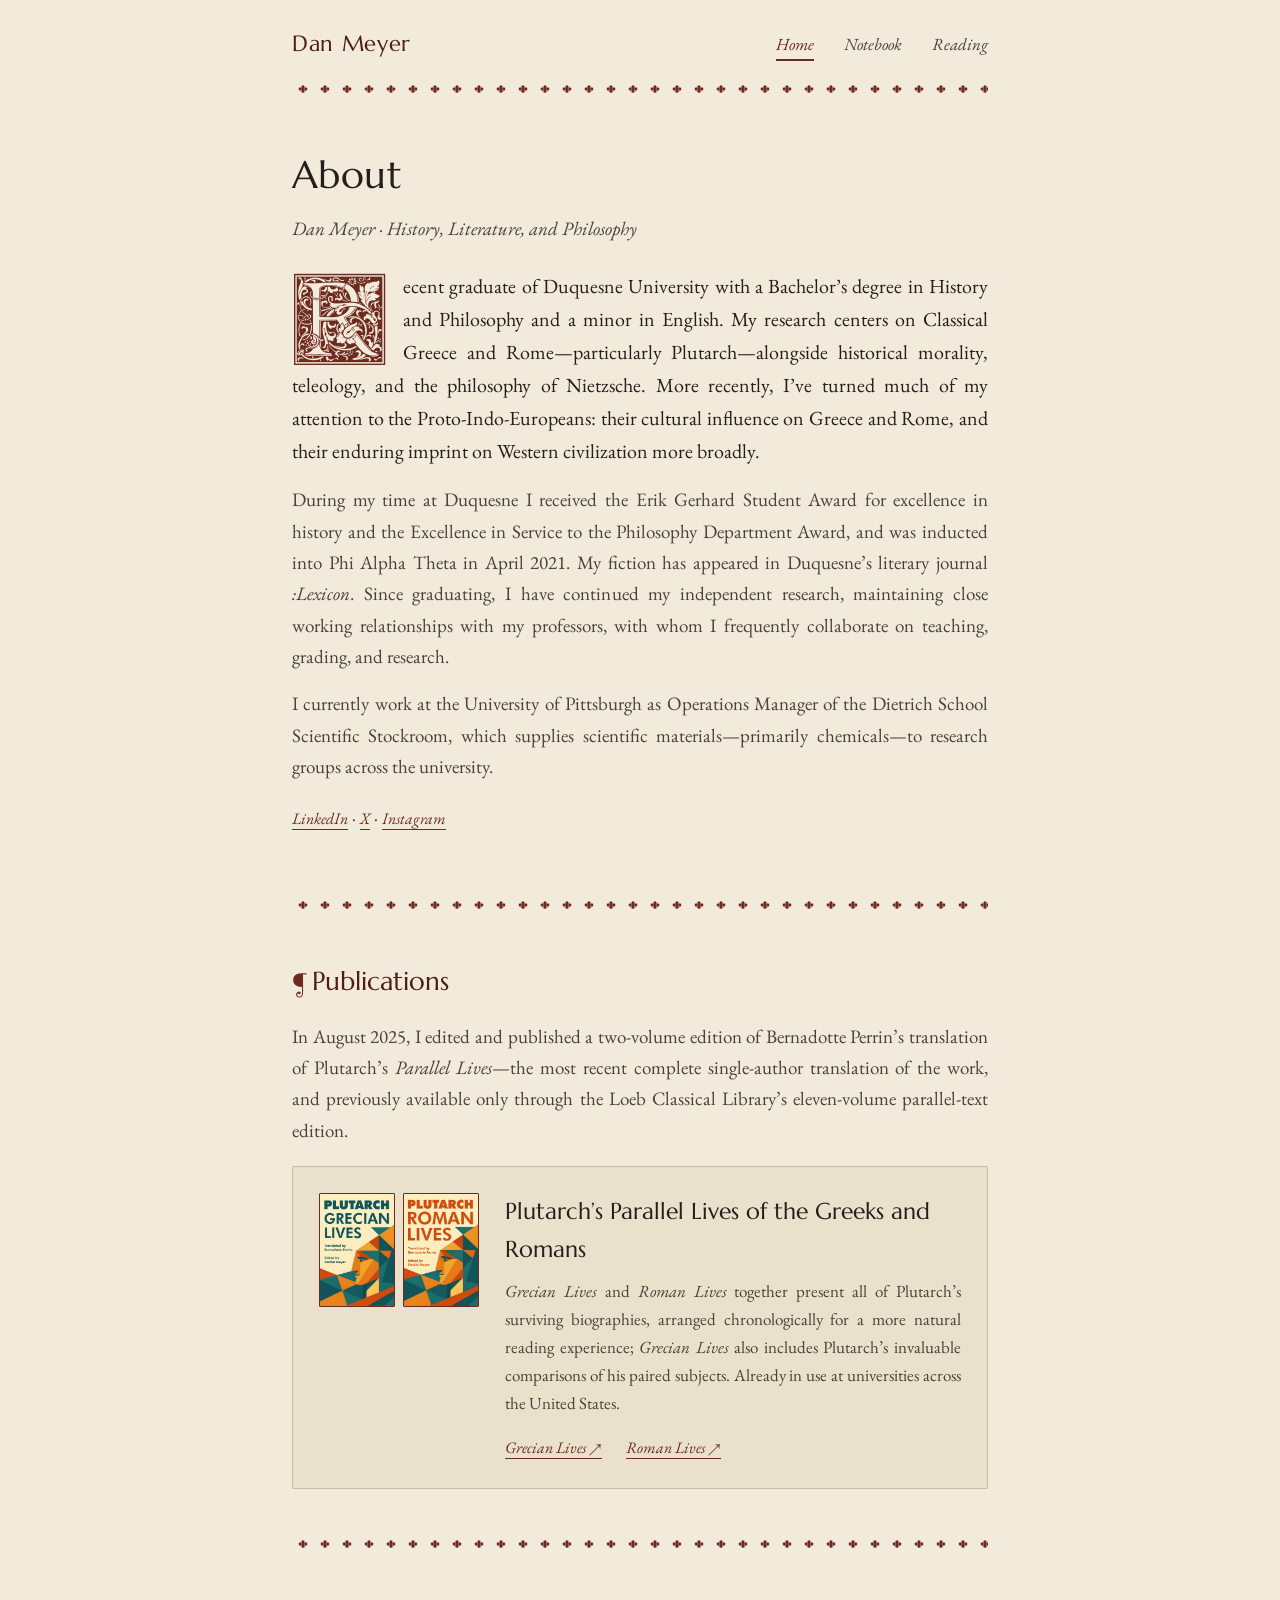
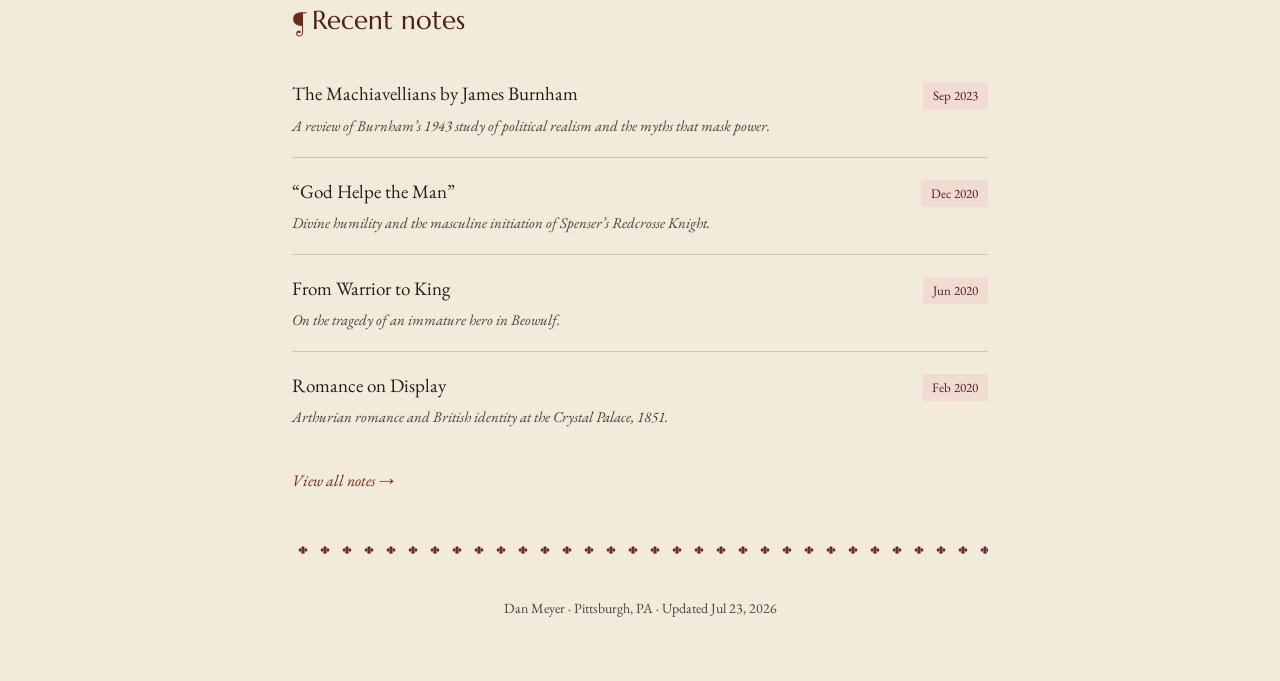
<file: index.html>
<!DOCTYPE html>
<html lang="en">
<head>
<meta charset="UTF-8">
<meta name="viewport" content="width=device-width, initial-scale=1">
<title>Dan Meyer — History, Literature, and Philosophy</title>
<meta property="og:type" content="website">
<meta property="og:site_name" content="Dan Meyer">
<meta property="og:title" content="Dan Meyer &mdash; History, Literature, and Philosophy">
<meta property="og:description" content="Personal site of Dan Meyer: history, literature, and philosophy, with writing on Plutarch, Nietzsche, and the Classical world.">
<meta property="og:url" content="https://danpmeyer.com/">
<meta property="og:image" content="https://danpmeyer.com/apple-touch-icon.png">
<meta name="twitter:card" content="summary">
<meta name="twitter:title" content="Dan Meyer &mdash; History, Literature, and Philosophy">
<meta name="twitter:description" content="Personal site of Dan Meyer: history, literature, and philosophy, with writing on Plutarch, Nietzsche, and the Classical world.">
<link rel="icon" href="favicon.ico" sizes="any">
<link rel="icon" type="image/png" href="favicon-32x32.png">
<link rel="apple-touch-icon" href="apple-touch-icon.png">
<link rel="stylesheet" href="styles.css">
</head>
<body>
<div class="wrap">

  <header class="top">
    <a class="wordmark" href="index.html">Dan Meyer</a>
    <input type="checkbox" id="nav-toggle" class="nav-toggle-checkbox">
    <label for="nav-toggle" class="nav-toggle-label" aria-label="Toggle menu">
      <span class="hamburger-line"></span>
      <span class="hamburger-line"></span>
      <span class="hamburger-line"></span>
    </label>
    <nav>
      <a class="active" href="index.html">Home</a>
      <a href="notebook/index.html">Notebook</a>
      <a href="reading/index.html">Reading</a>
    </nav>
  </header>
  <div class="fleuron-rule"></div>

  <section>
    <h1>About</h1>
    <p class="subtitle">Dan Meyer &middot; History, Literature, and Philosophy</p>
    <p class="lede"><span class="dropcap">R</span>ecent graduate of Duquesne University with a Bachelor&rsquo;s degree in History and Philosophy and a minor in English. My research centers on Classical Greece and Rome—particularly Plutarch—alongside historical morality, teleology, and the philosophy of Nietzsche. More recently, I&rsquo;ve turned much of my attention to the Proto-Indo-Europeans: their cultural influence on Greece and Rome, and their enduring imprint on Western civilization more broadly.</p>
    <p>During my time at Duquesne I received the Erik Gerhard Student Award for excellence in history and the Excellence in Service to the Philosophy Department Award, and was inducted into Phi Alpha Theta in April 2021. My fiction has appeared in Duquesne&rsquo;s literary journal <em>:Lexicon</em>. Since graduating, I have continued my independent research, maintaining close working relationships with my professors, with whom I frequently collaborate on teaching, grading, and research.</p>
    <p>I currently work at the University of Pittsburgh as Operations Manager of the Dietrich School Scientific Stockroom, which supplies scientific materials—primarily chemicals—to research groups across the university.</p>
    <p class="social-links"><a href="https://www.linkedin.com/in/danpmeyer/">LinkedIn</a> &middot; <a href="https://x.com/danpmeyer">X</a> &middot; <a href="https://www.instagram.com/tea.leaves.and.tweed">Instagram</a></p>
  </section>

  <div class="fleuron-rule"></div>

  <section>
    <h2 class="section-head">Publications</h2>
    <p style="margin-bottom:20px;">In August 2025, I edited and published a two-volume edition of Bernadotte Perrin&rsquo;s translation of Plutarch&rsquo;s <em>Parallel Lives</em>—the most recent complete single-author translation of the work, and previously available only through the Loeb Classical Library&rsquo;s eleven-volume parallel-text edition.</p>
    <div class="book-card">
      <div class="book-covers">
        <img class="cover" src="images/grecian-lives.jpg" alt="Grecian Lives cover">
        <img class="cover" src="images/roman-lives.jpg" alt="Roman Lives cover">
      </div>
      <div class="book-copy">
        <h2>Plutarch&rsquo;s Parallel Lives of the Greeks and Romans</h2>
        <p><em>Grecian Lives</em> and <em>Roman Lives</em> together present all of Plutarch&rsquo;s surviving biographies, arranged chronologically for a more natural reading experience; <em>Grecian Lives</em> also includes Plutarch&rsquo;s invaluable comparisons of his paired subjects. Already in use at universities across the United States.</p>
        <div class="book-links">
          <a href="https://www.amazon.com/gp/product/B0FMWTK4XC">Grecian Lives ↗</a>
          <a href="https://www.amazon.com/Roman-Lives-Parallel-Plutarch/dp/B0FMSV94KF">Roman Lives ↗</a>
        </div>
      </div>
    </div>
  </section>

  <div class="fleuron-rule"></div>

  <section>
    <h2 class="section-head">Recent notes</h2>

    <div class="post-list">
      <div class="post">
        <div class="post-row">
          <a class="post-title" href="notebook/burnham-machiavellians.html">The Machiavellians by James Burnham</a>
          <span class="date">Sep 2023</span>
        </div>
        <p class="post-sub">A review of Burnham&rsquo;s 1943 study of political realism and the myths that mask power.</p>
      </div>
      <div class="post">
        <div class="post-row">
          <a class="post-title" href="notebook/god-helpe-the-man.html">&ldquo;God Helpe the Man&rdquo;</a>
          <span class="date">Dec 2020</span>
        </div>
        <p class="post-sub">Divine humility and the masculine initiation of Spenser&rsquo;s Redcrosse Knight.</p>
      </div>
      <div class="post">
        <div class="post-row">
          <a class="post-title" href="notebook/from-warrior-to-king.html">From Warrior to King</a>
          <span class="date">Jun 2020</span>
        </div>
        <p class="post-sub">On the tragedy of an immature hero in <em>Beowulf</em>.</p>
      </div>
      <div class="post">
        <div class="post-row">
          <a class="post-title" href="notebook/romance-on-display.html">Romance on Display</a>
          <span class="date">Feb 2020</span>
        </div>
        <p class="post-sub">Arthurian romance and British identity at the Crystal Palace, 1851.</p>
      </div>
    </div>

    <a class="view-all" href="notebook/index.html">View all notes →</a>
  </section>

  <div class="fleuron-rule"></div>

  <footer>
    Dan Meyer &middot; Pittsburgh, PA &middot; Updated Jul 23, 2026
  </footer>

</div>
</body>
</html>
</file>
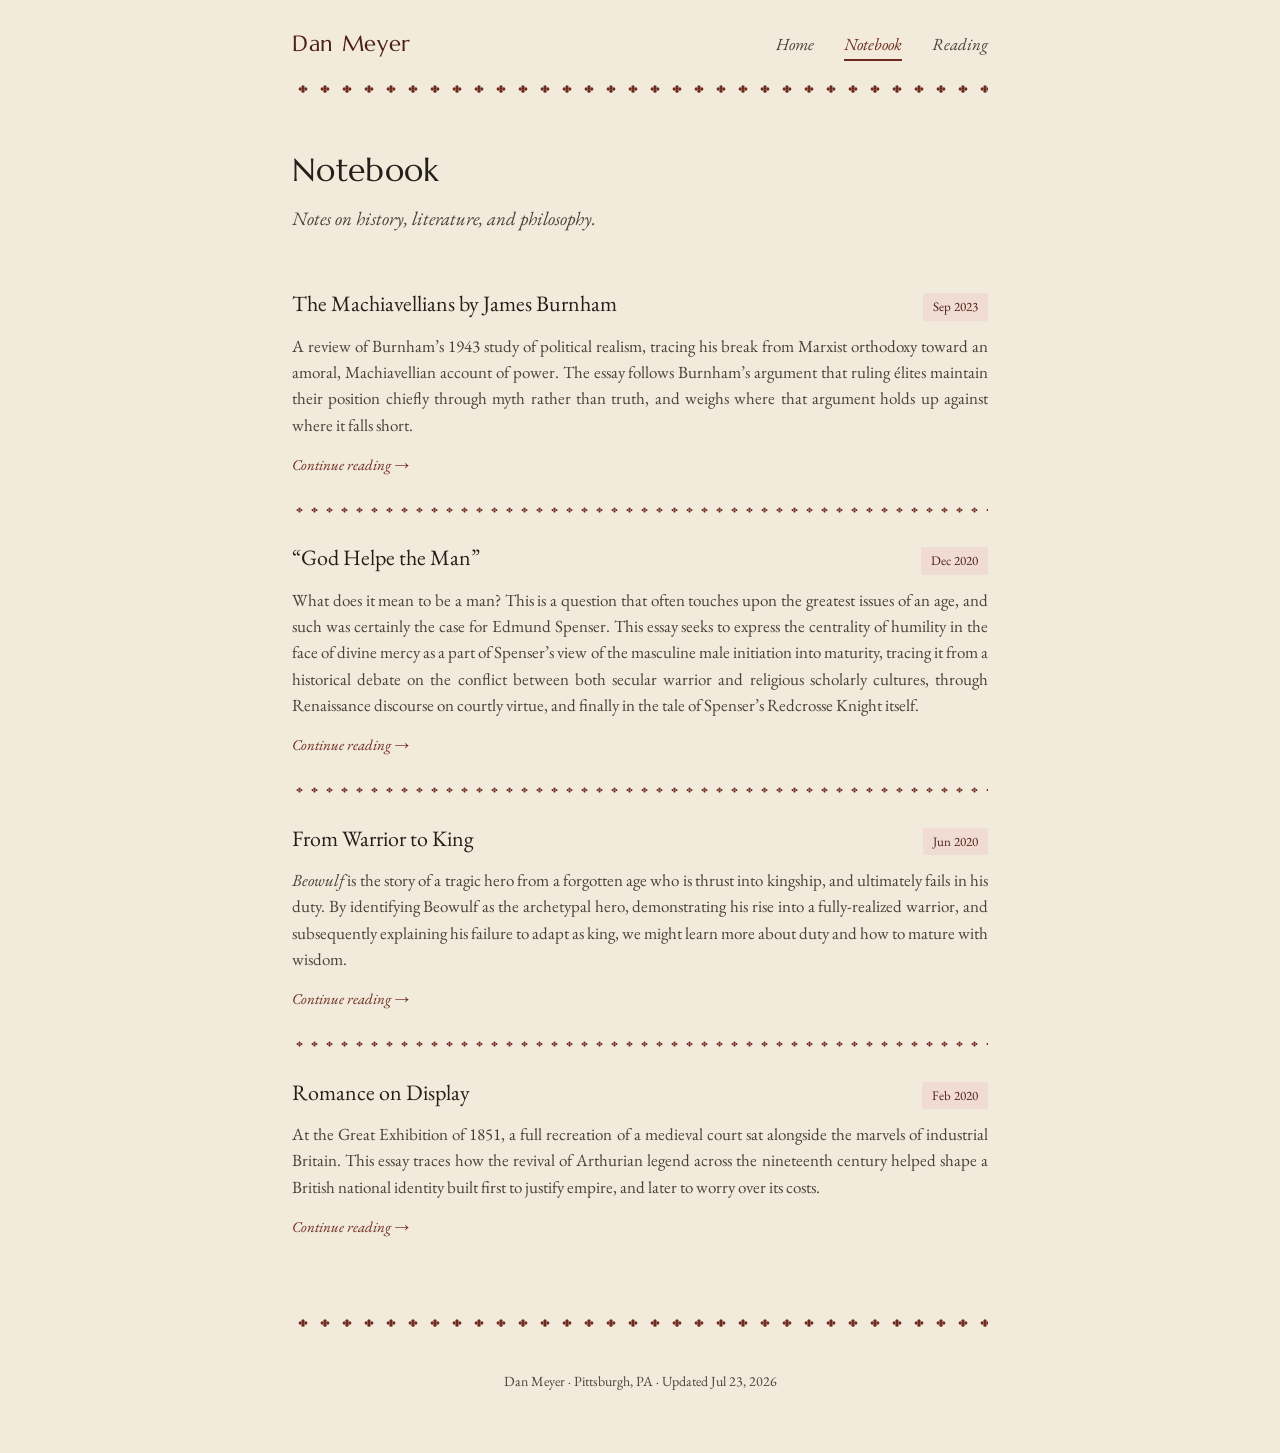
<file: notebook/index.html>
<!DOCTYPE html>
<html lang="en">
<head>
<meta charset="UTF-8">
<meta name="viewport" content="width=device-width, initial-scale=1">
<title>Notebook — Dan Meyer</title>
<meta property="og:type" content="website">
<meta property="og:site_name" content="Dan Meyer">
<meta property="og:title" content="Notebook &mdash; Dan Meyer">
<meta property="og:description" content="Notes on history, literature, and philosophy.">
<meta property="og:url" content="https://danpmeyer.com/notebook/">
<meta property="og:image" content="https://danpmeyer.com/apple-touch-icon.png">
<meta name="twitter:card" content="summary">
<meta name="twitter:title" content="Notebook &mdash; Dan Meyer">
<meta name="twitter:description" content="Notes on history, literature, and philosophy.">
<link rel="icon" href="../favicon.ico" sizes="any">
<link rel="icon" type="image/png" href="../favicon-32x32.png">
<link rel="apple-touch-icon" href="../apple-touch-icon.png">
<link rel="stylesheet" href="../styles.css">
</head>
<body>
<div class="wrap">

  <header class="top">
    <a class="wordmark" href="../index.html">Dan Meyer</a>
    <input type="checkbox" id="nav-toggle" class="nav-toggle-checkbox">
    <label for="nav-toggle" class="nav-toggle-label" aria-label="Toggle menu">
      <span class="hamburger-line"></span>
      <span class="hamburger-line"></span>
      <span class="hamburger-line"></span>
    </label>
    <nav>
      <a href="../index.html">Home</a>
      <a class="active" href="index.html">Notebook</a>
      <a href="../reading/index.html">Reading</a>
    </nav>
  </header>
  <div class="fleuron-rule"></div>

  <section>
    <h1 style="font-size:32px;">Notebook</h1>
    <p class="subtitle">Notes on history, literature, and philosophy.</p>

    <div class="post-list">

      <div class="entry">
        <div class="entry-row">
          <a class="entry-title" href="burnham-machiavellians.html">The Machiavellians by James Burnham</a>
          <span class="date">Sep 2023</span>
        </div>
        <p class="entry-blurb">A review of Burnham&rsquo;s 1943 study of political realism, tracing his break from Marxist orthodoxy toward an amoral, Machiavellian account of power. The essay follows Burnham&rsquo;s argument that ruling &eacute;lites maintain their position chiefly through myth rather than truth, and weighs where that argument holds up against where it falls short.</p>
        <a class="continue-link" href="burnham-machiavellians.html">Continue reading &rarr;</a>
      </div>

      <div class="fleuron-rule tight"></div>

      <div class="entry">
        <div class="entry-row">
          <a class="entry-title" href="god-helpe-the-man.html">&ldquo;God Helpe the Man&rdquo;</a>
          <span class="date">Dec 2020</span>
        </div>
        <p class="entry-blurb">What does it mean to be a man? This is a question that often touches upon the greatest issues of an age, and such was certainly the case for Edmund Spenser. This essay seeks to express the centrality of humility in the face of divine mercy as a part of Spenser&rsquo;s view of the masculine male initiation into maturity, tracing it from a historical debate on the conflict between both secular warrior and religious scholarly cultures, through Renaissance discourse on courtly virtue, and finally in the tale of Spenser&rsquo;s Redcrosse Knight itself.</p>
        <a class="continue-link" href="god-helpe-the-man.html">Continue reading &rarr;</a>
      </div>

      <div class="fleuron-rule tight"></div>

      <div class="entry">
        <div class="entry-row">
          <a class="entry-title" href="from-warrior-to-king.html">From Warrior to King</a>
          <span class="date">Jun 2020</span>
        </div>
        <p class="entry-blurb"><em>Beowulf</em> is the story of a tragic hero from a forgotten age who is thrust into kingship, and ultimately fails in his duty. By identifying Beowulf as the archetypal hero, demonstrating his rise into a fully-realized warrior, and subsequently explaining his failure to adapt as king, we might learn more about duty and how to mature with wisdom.</p>
        <a class="continue-link" href="from-warrior-to-king.html">Continue reading &rarr;</a>
      </div>

      <div class="fleuron-rule tight"></div>

      <div class="entry">
        <div class="entry-row">
          <a class="entry-title" href="romance-on-display.html">Romance on Display</a>
          <span class="date">Feb 2020</span>
        </div>
        <p class="entry-blurb">At the Great Exhibition of 1851, a full recreation of a medieval court sat alongside the marvels of industrial Britain. This essay traces how the revival of Arthurian legend across the nineteenth century helped shape a British national identity built first to justify empire, and later to worry over its costs.</p>
        <a class="continue-link" href="romance-on-display.html">Continue reading &rarr;</a>
      </div>

    </div>
  </section>

  <div class="fleuron-rule"></div>

  <footer>
    Dan Meyer &middot; Pittsburgh, PA &middot; Updated Jul 23, 2026
  </footer>

</div>
</body>
</html>
</file>
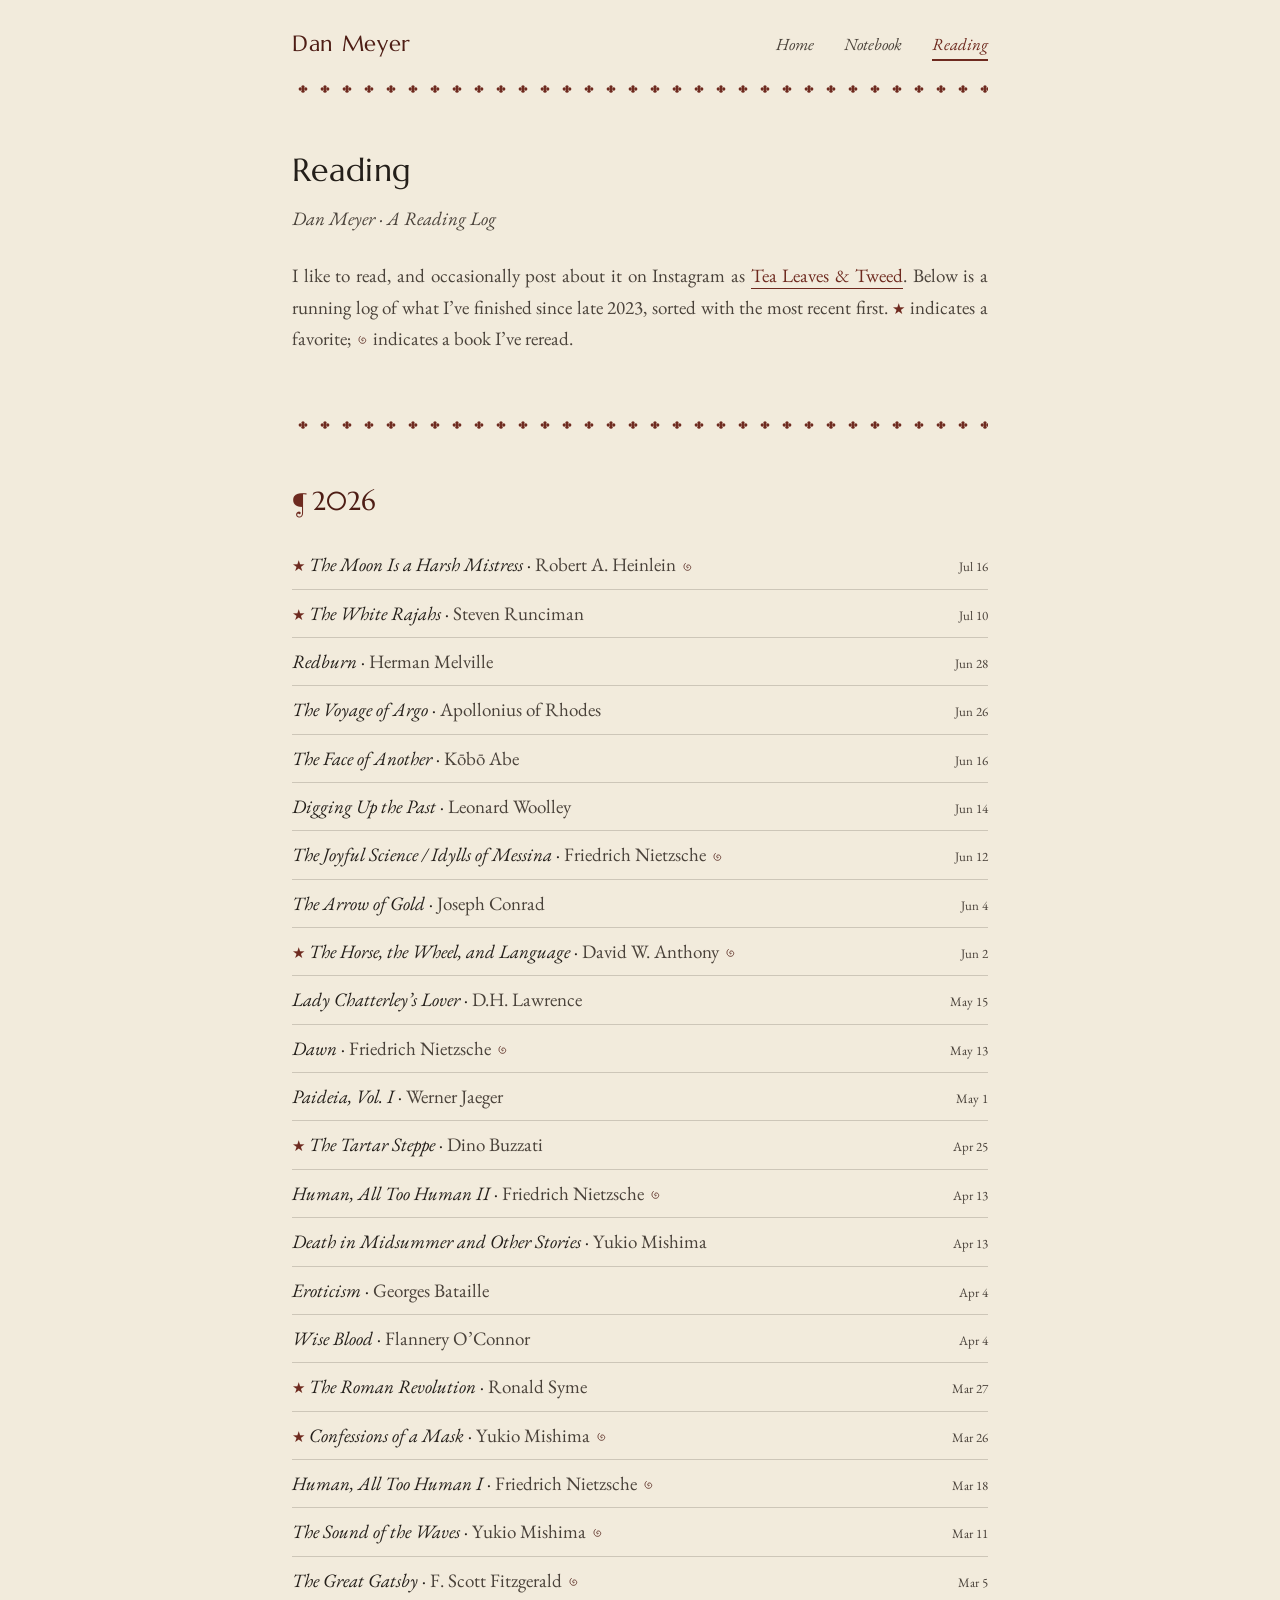
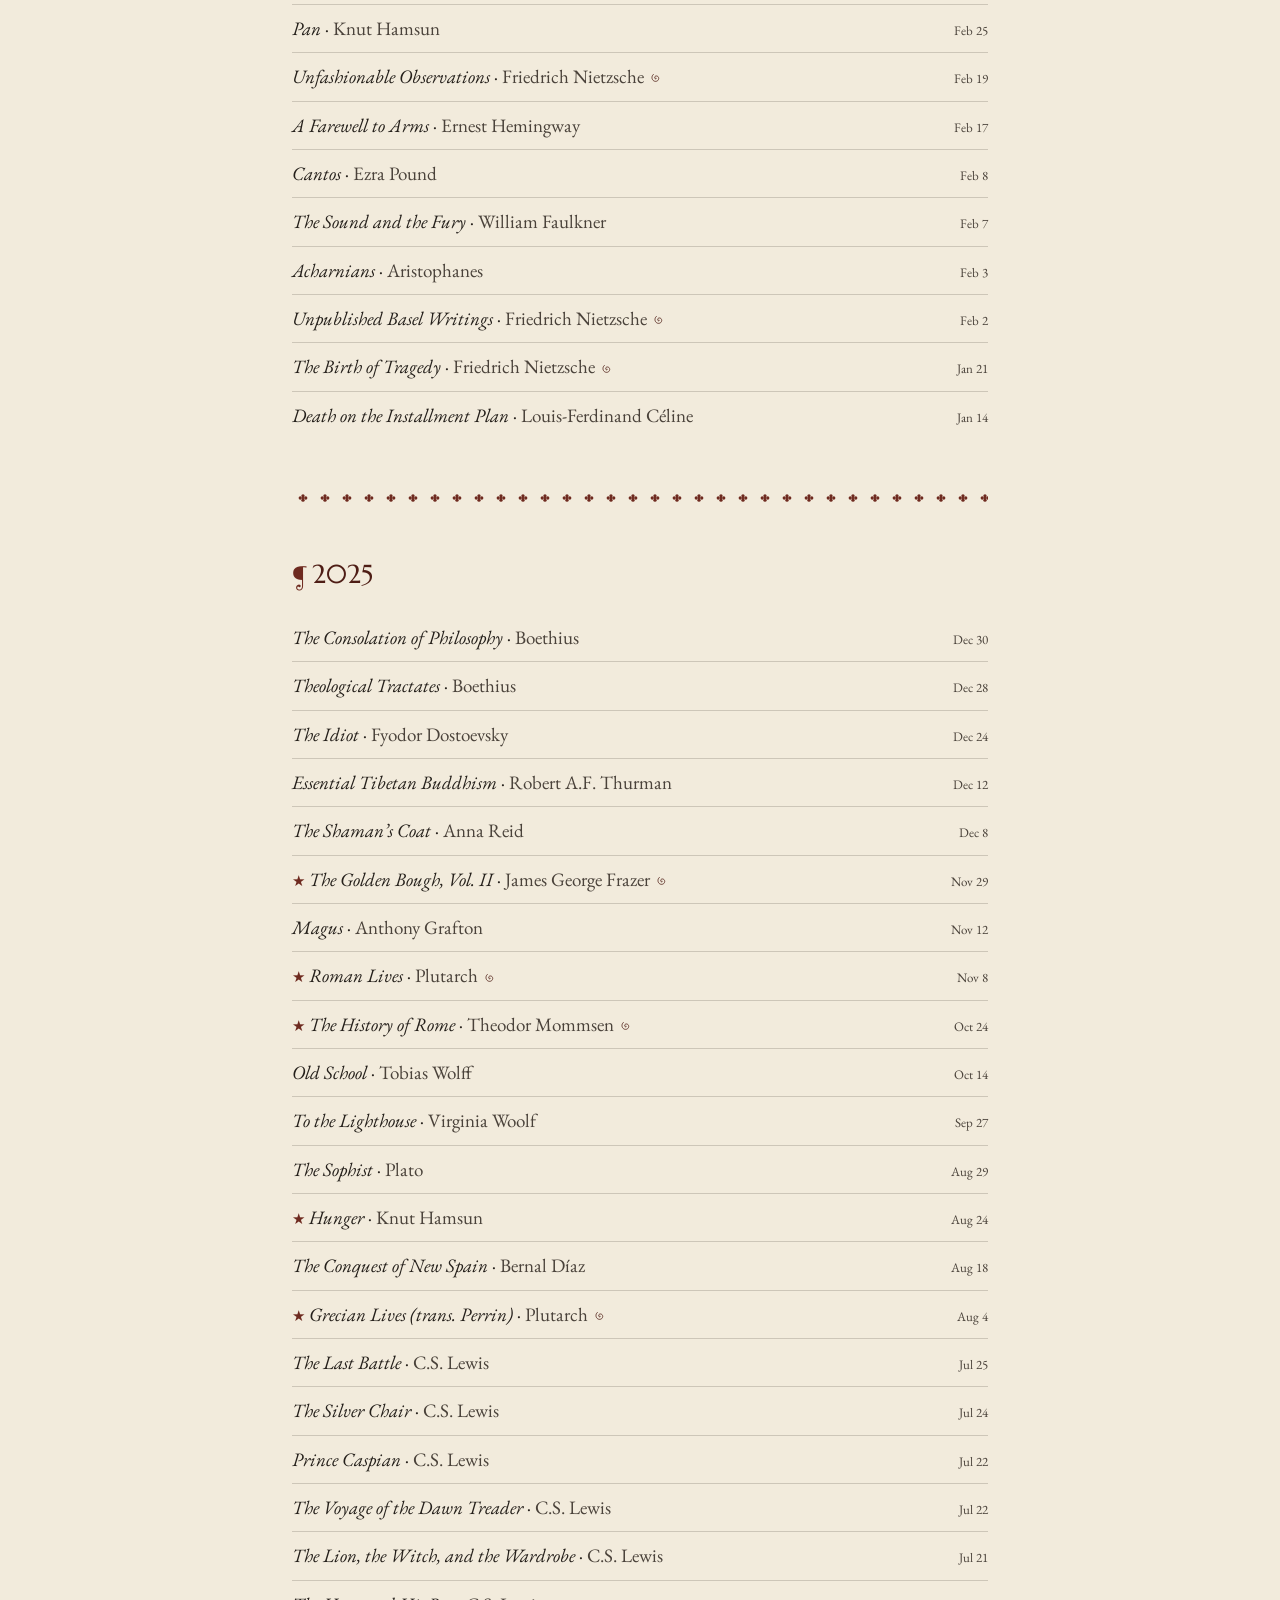
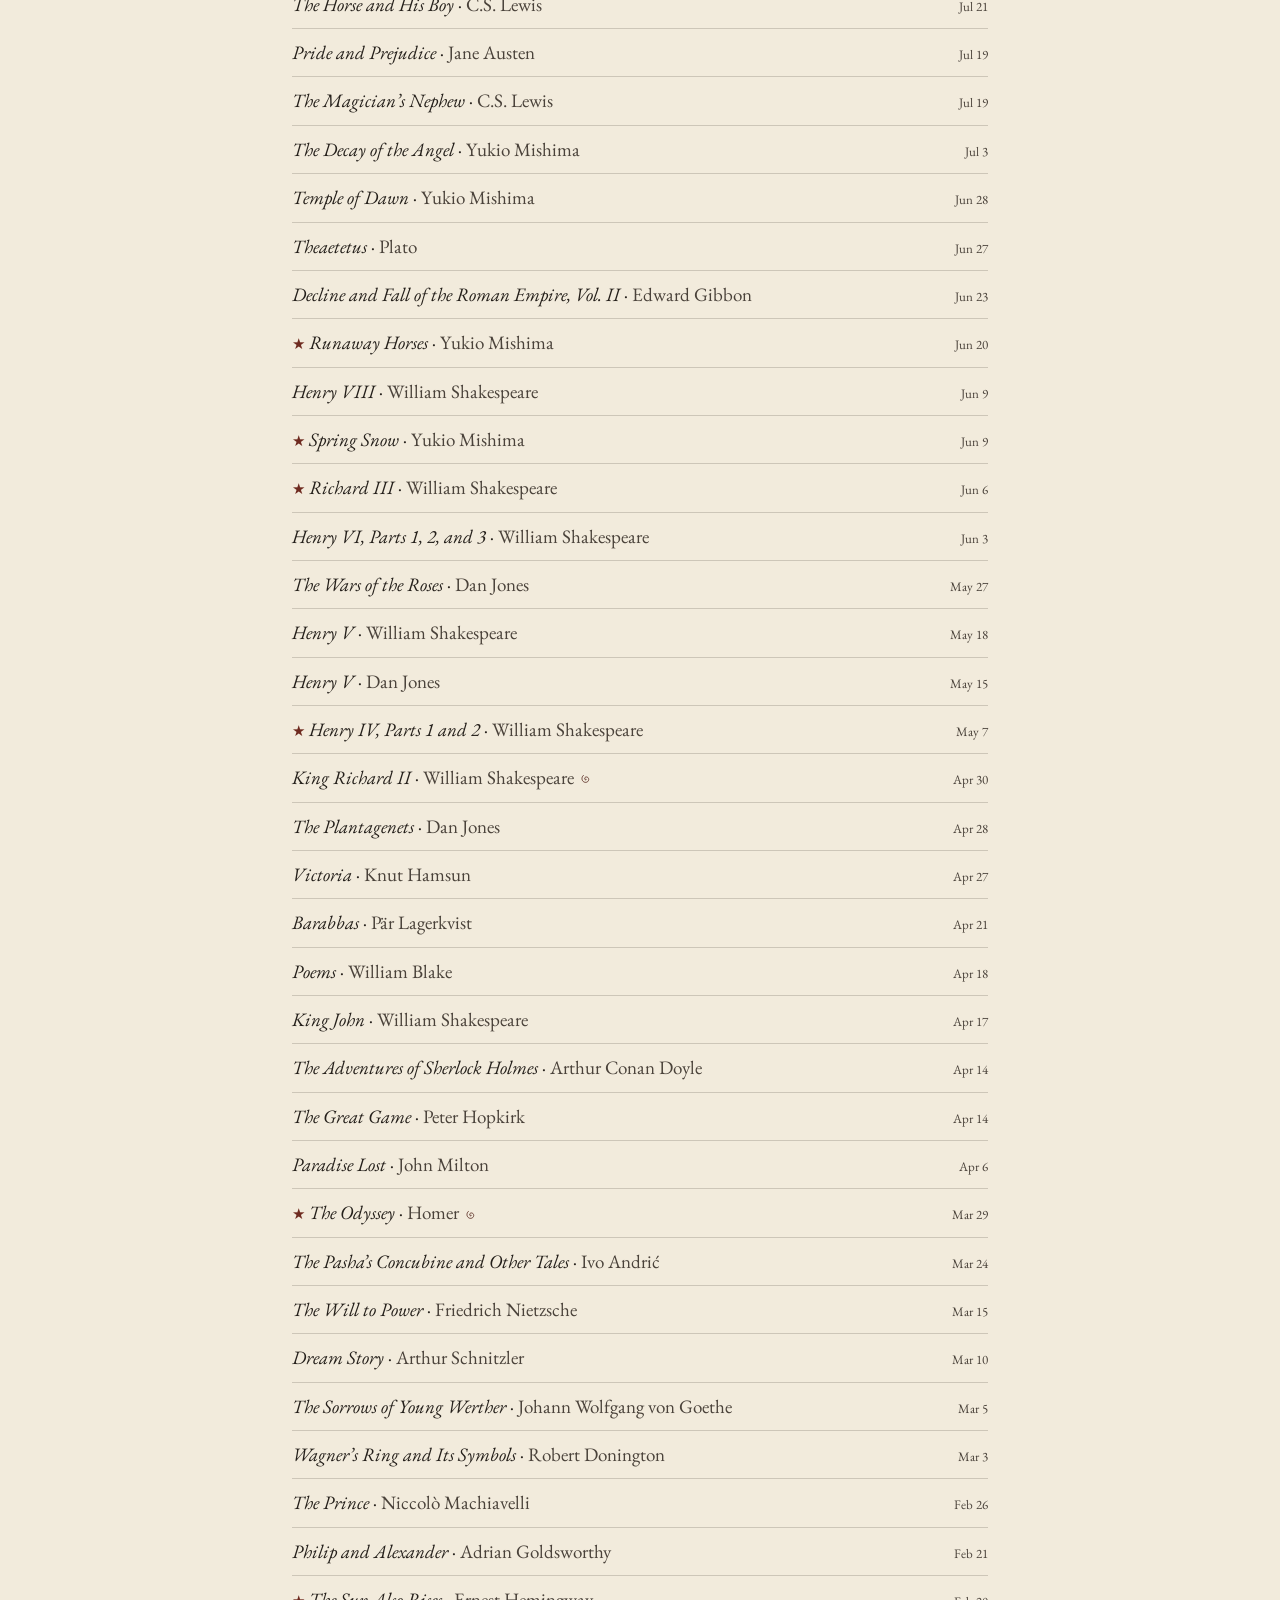
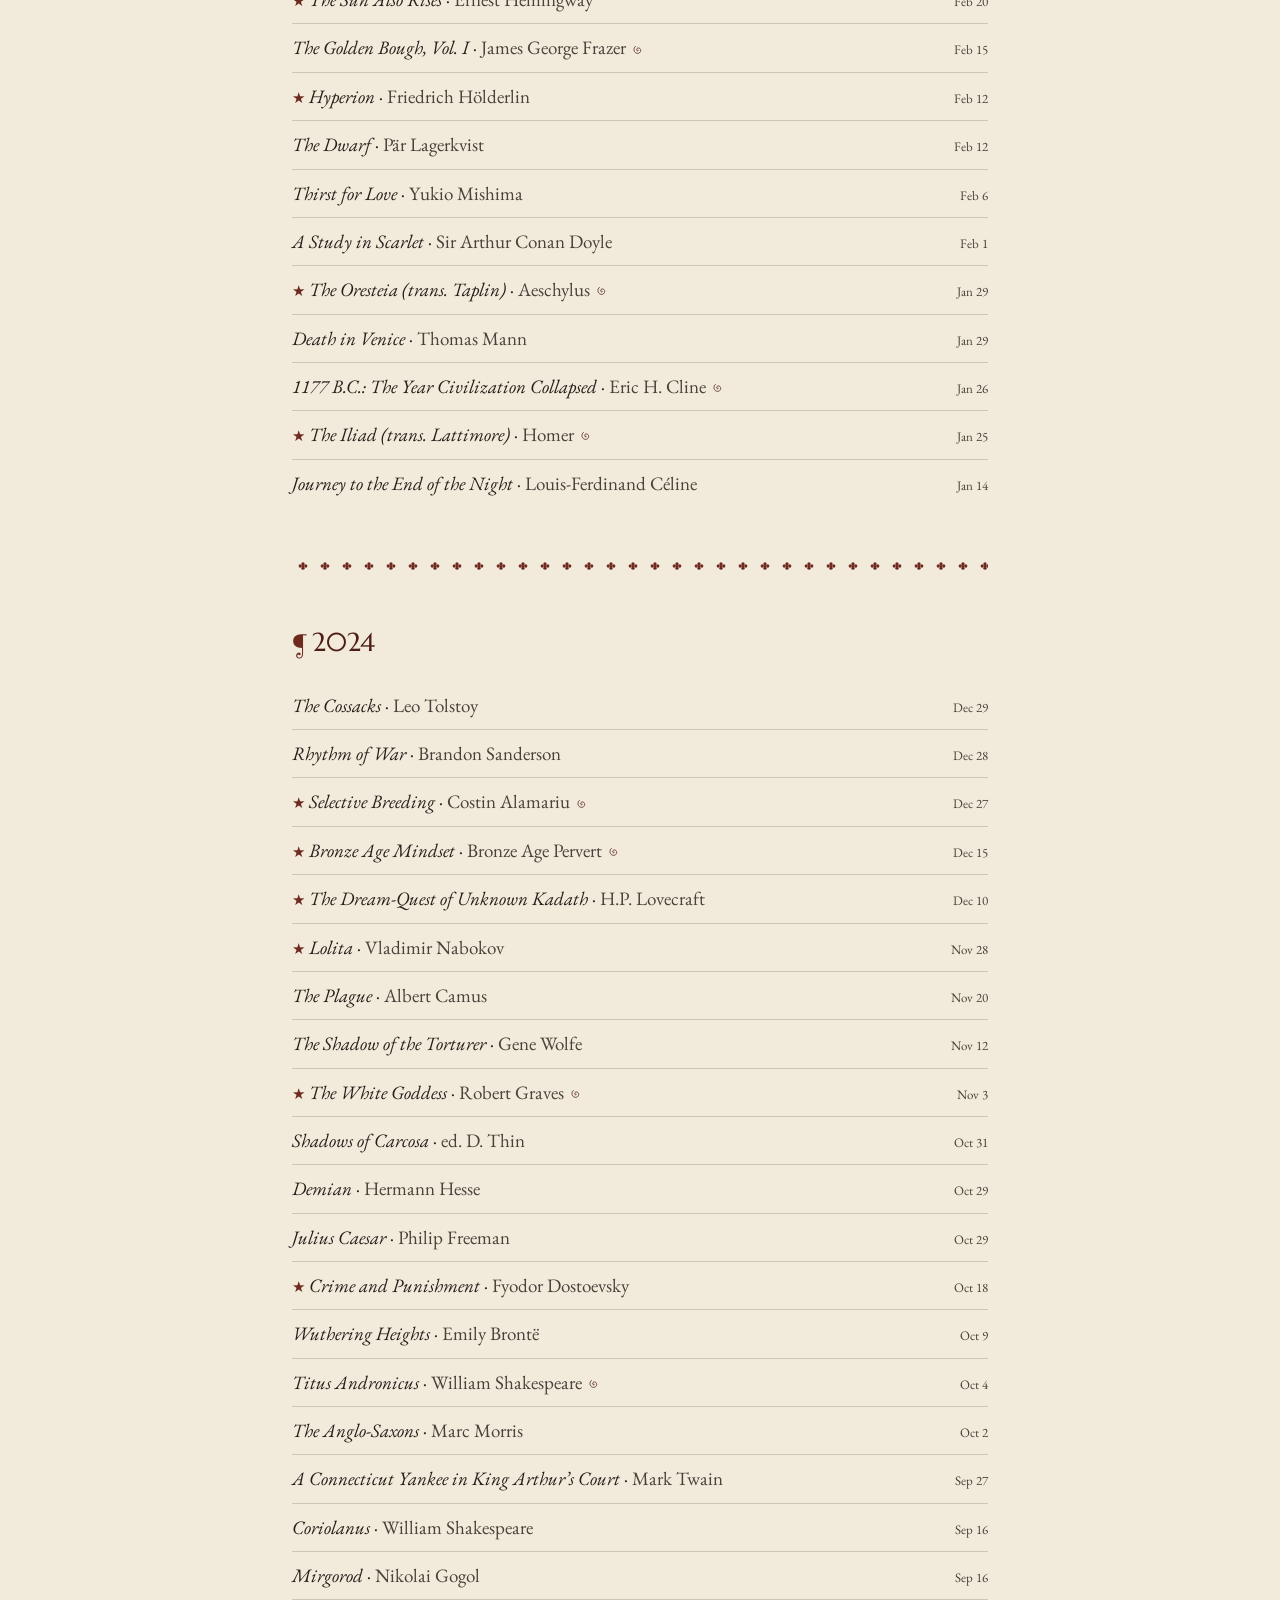
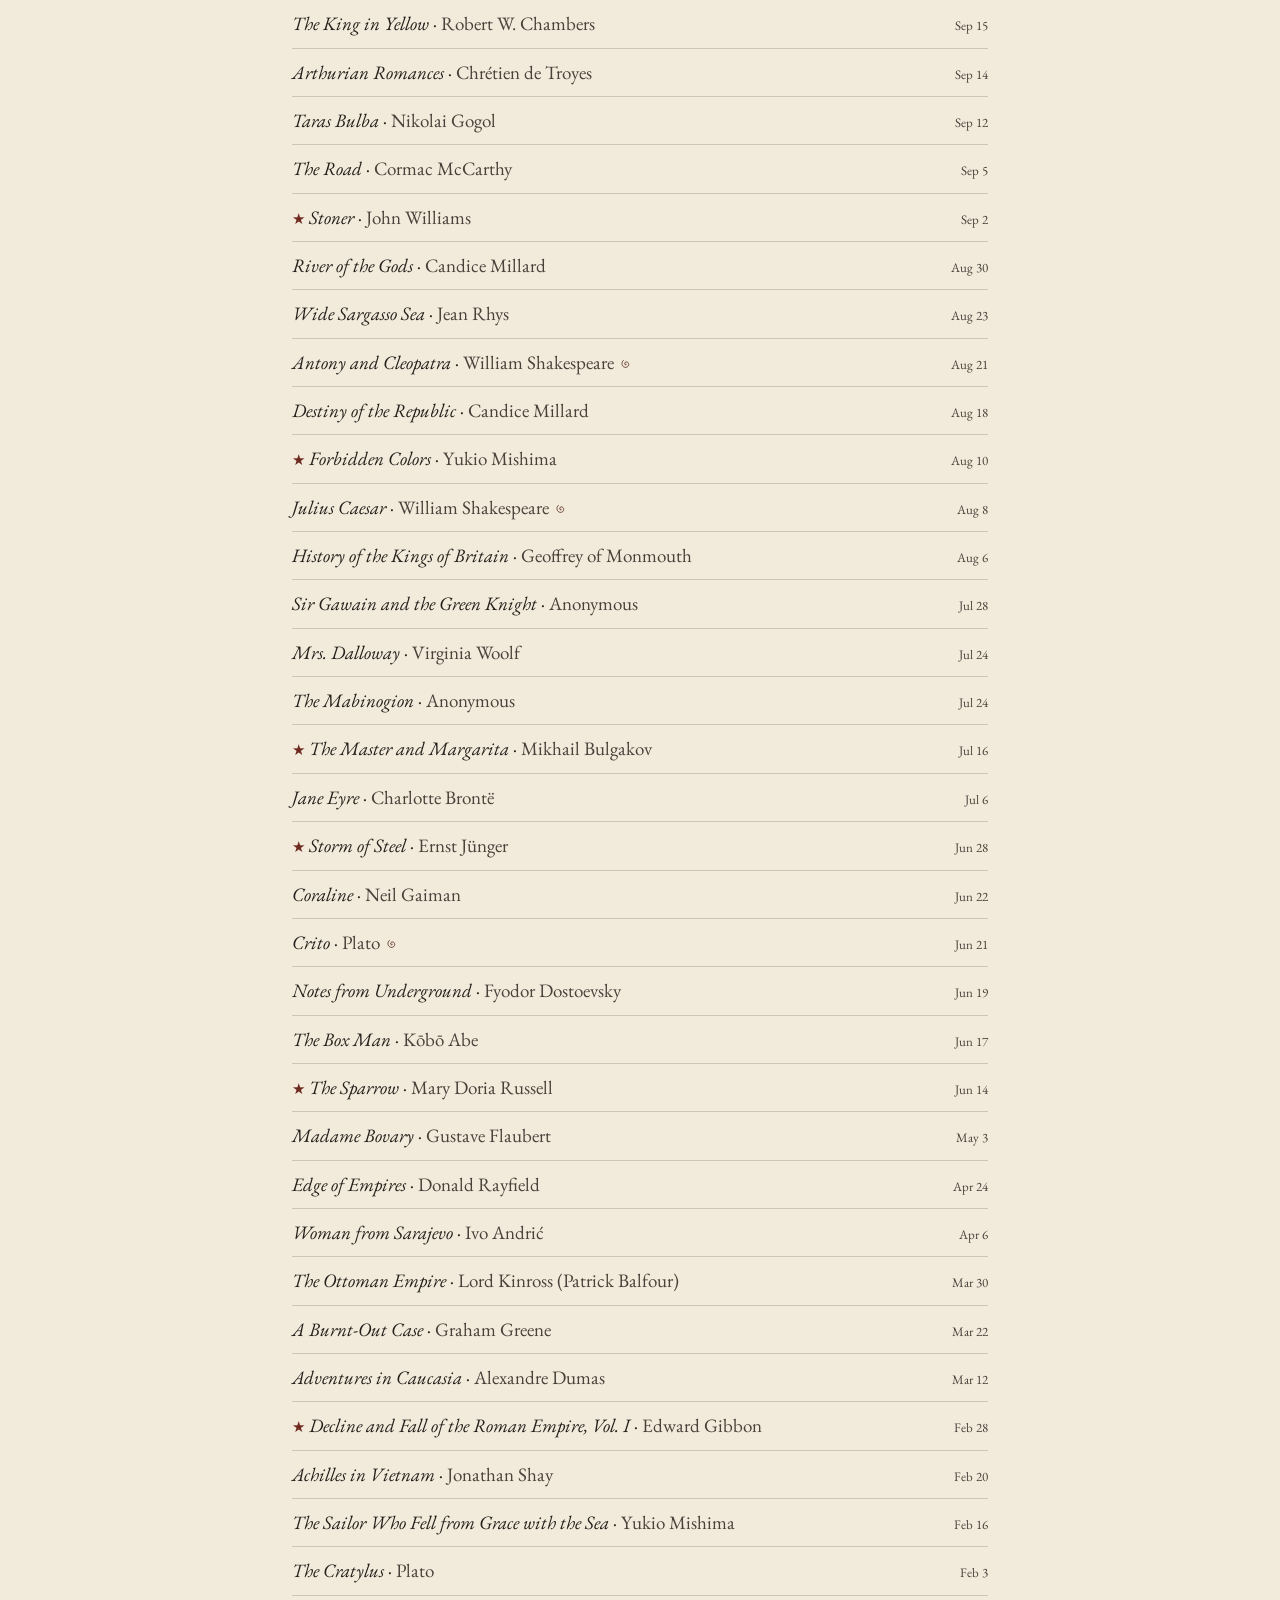
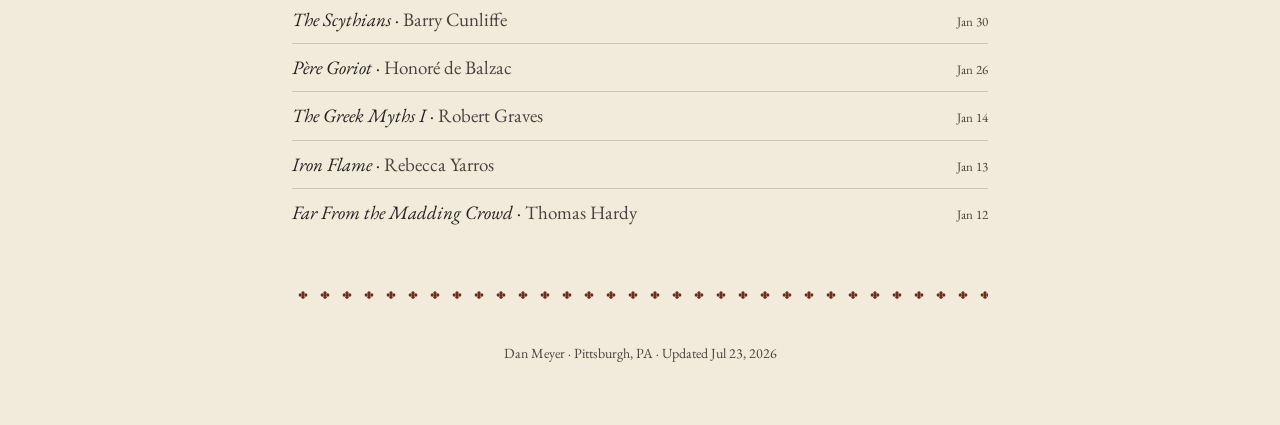
<file: reading/index.html>
<!DOCTYPE html>
<html lang="en">
<head>
<meta charset="UTF-8">
<meta name="viewport" content="width=device-width, initial-scale=1">
<title>Reading — Dan Meyer</title>
<meta property="og:type" content="website">
<meta property="og:site_name" content="Dan Meyer">
<meta property="og:title" content="Reading &mdash; Dan Meyer">
<meta property="og:description" content="A running log of what I&rsquo;ve read since late 2023.">
<meta property="og:url" content="https://danpmeyer.com/reading/">
<meta property="og:image" content="https://danpmeyer.com/apple-touch-icon.png">
<meta name="twitter:card" content="summary">
<meta name="twitter:title" content="Reading &mdash; Dan Meyer">
<meta name="twitter:description" content="A running log of what I&rsquo;ve read since late 2023.">
<link rel="icon" href="../favicon.ico" sizes="any">
<link rel="icon" type="image/png" href="../favicon-32x32.png">
<link rel="apple-touch-icon" href="../apple-touch-icon.png">
<link rel="stylesheet" href="../styles.css">
</head>
<body>
<div class="wrap">

  <header class="top">
    <a class="wordmark" href="../index.html">Dan Meyer</a>
    <input type="checkbox" id="nav-toggle" class="nav-toggle-checkbox">
    <label for="nav-toggle" class="nav-toggle-label" aria-label="Toggle menu">
      <span class="hamburger-line"></span>
      <span class="hamburger-line"></span>
      <span class="hamburger-line"></span>
    </label>
    <nav>
      <a href="../index.html">Home</a>
      <a href="../notebook/index.html">Notebook</a>
      <a class="active" href="index.html">Reading</a>
    </nav>
  </header>
  <div class="fleuron-rule"></div>

  <section>
    <h1 style="font-size:32px;">Reading</h1>
    <p class="subtitle">Dan Meyer &middot; A Reading Log</p>
    <p>I like to read, and occasionally post about it on Instagram as <a href="https://www.instagram.com/tea.leaves.and.tweed" class="inline-link">Tea Leaves &amp; Tweed</a>. Below is a running log of what I&rsquo;ve finished since late 2023, sorted with the most recent first. <span class="book-star">&#9733;</span> indicates a favorite; <span class="book-spiral" aria-label="reread"></span> indicates a book I&rsquo;ve reread.</p>
  </section>

  <div class="fleuron-rule"></div>

  <section>
    <h2 class="section-head">2026</h2>
    <ul class="book-list">
      <li class="book-row">
        <span class="book-info"><span class="book-star">&#9733;</span> <span class="book-title">The Moon Is a Harsh Mistress</span> &middot; <span class="book-author">Robert A. Heinlein</span> <span class="book-spiral" aria-label="reread"></span></span>
        <span class="book-date">Jul 16</span>
      </li>
      <li class="book-row">
        <span class="book-info"><span class="book-star">&#9733;</span> <span class="book-title">The White Rajahs</span> &middot; <span class="book-author">Steven Runciman</span></span>
        <span class="book-date">Jul 10</span>
      </li>
      <li class="book-row">
        <span class="book-info"><span class="book-title">Redburn</span> &middot; <span class="book-author">Herman Melville</span></span>
        <span class="book-date">Jun 28</span>
      </li>
      <li class="book-row">
        <span class="book-info"><span class="book-title">The Voyage of Argo</span> &middot; <span class="book-author">Apollonius of Rhodes</span></span>
        <span class="book-date">Jun 26</span>
      </li>
      <li class="book-row">
        <span class="book-info"><span class="book-title">The Face of Another</span> &middot; <span class="book-author">Kōbō Abe</span></span>
        <span class="book-date">Jun 16</span>
      </li>
      <li class="book-row">
        <span class="book-info"><span class="book-title">Digging Up the Past</span> &middot; <span class="book-author">Leonard Woolley</span></span>
        <span class="book-date">Jun 14</span>
      </li>
      <li class="book-row">
        <span class="book-info"><span class="book-title">The Joyful Science / Idylls of Messina</span> &middot; <span class="book-author">Friedrich Nietzsche</span> <span class="book-spiral" aria-label="reread"></span></span>
        <span class="book-date">Jun 12</span>
      </li>
      <li class="book-row">
        <span class="book-info"><span class="book-title">The Arrow of Gold</span> &middot; <span class="book-author">Joseph Conrad</span></span>
        <span class="book-date">Jun 4</span>
      </li>
      <li class="book-row">
        <span class="book-info"><span class="book-star">&#9733;</span> <span class="book-title">The Horse, the Wheel, and Language</span> &middot; <span class="book-author">David W. Anthony</span> <span class="book-spiral" aria-label="reread"></span></span>
        <span class="book-date">Jun 2</span>
      </li>
      <li class="book-row">
        <span class="book-info"><span class="book-title">Lady Chatterley&rsquo;s Lover</span> &middot; <span class="book-author">D.H. Lawrence</span></span>
        <span class="book-date">May 15</span>
      </li>
      <li class="book-row">
        <span class="book-info"><span class="book-title">Dawn</span> &middot; <span class="book-author">Friedrich Nietzsche</span> <span class="book-spiral" aria-label="reread"></span></span>
        <span class="book-date">May 13</span>
      </li>
      <li class="book-row">
        <span class="book-info"><span class="book-title">Paideia, Vol. I</span> &middot; <span class="book-author">Werner Jaeger</span></span>
        <span class="book-date">May 1</span>
      </li>
      <li class="book-row">
        <span class="book-info"><span class="book-star">&#9733;</span> <span class="book-title">The Tartar Steppe</span> &middot; <span class="book-author">Dino Buzzati</span></span>
        <span class="book-date">Apr 25</span>
      </li>
      <li class="book-row">
        <span class="book-info"><span class="book-title">Human, All Too Human II</span> &middot; <span class="book-author">Friedrich Nietzsche</span> <span class="book-spiral" aria-label="reread"></span></span>
        <span class="book-date">Apr 13</span>
      </li>
      <li class="book-row">
        <span class="book-info"><span class="book-title">Death in Midsummer and Other Stories</span> &middot; <span class="book-author">Yukio Mishima</span></span>
        <span class="book-date">Apr 13</span>
      </li>
      <li class="book-row">
        <span class="book-info"><span class="book-title">Eroticism</span> &middot; <span class="book-author">Georges Bataille</span></span>
        <span class="book-date">Apr 4</span>
      </li>
      <li class="book-row">
        <span class="book-info"><span class="book-title">Wise Blood</span> &middot; <span class="book-author">Flannery O&rsquo;Connor</span></span>
        <span class="book-date">Apr 4</span>
      </li>
      <li class="book-row">
        <span class="book-info"><span class="book-star">&#9733;</span> <span class="book-title">The Roman Revolution</span> &middot; <span class="book-author">Ronald Syme</span></span>
        <span class="book-date">Mar 27</span>
      </li>
      <li class="book-row">
        <span class="book-info"><span class="book-star">&#9733;</span> <span class="book-title">Confessions of a Mask</span> &middot; <span class="book-author">Yukio Mishima</span> <span class="book-spiral" aria-label="reread"></span></span>
        <span class="book-date">Mar 26</span>
      </li>
      <li class="book-row">
        <span class="book-info"><span class="book-title">Human, All Too Human I</span> &middot; <span class="book-author">Friedrich Nietzsche</span> <span class="book-spiral" aria-label="reread"></span></span>
        <span class="book-date">Mar 18</span>
      </li>
      <li class="book-row">
        <span class="book-info"><span class="book-title">The Sound of the Waves</span> &middot; <span class="book-author">Yukio Mishima</span> <span class="book-spiral" aria-label="reread"></span></span>
        <span class="book-date">Mar 11</span>
      </li>
      <li class="book-row">
        <span class="book-info"><span class="book-title">The Great Gatsby</span> &middot; <span class="book-author">F. Scott Fitzgerald</span> <span class="book-spiral" aria-label="reread"></span></span>
        <span class="book-date">Mar 5</span>
      </li>
      <li class="book-row">
        <span class="book-info"><span class="book-title">Pan</span> &middot; <span class="book-author">Knut Hamsun</span></span>
        <span class="book-date">Feb 25</span>
      </li>
      <li class="book-row">
        <span class="book-info"><span class="book-title">Unfashionable Observations</span> &middot; <span class="book-author">Friedrich Nietzsche</span> <span class="book-spiral" aria-label="reread"></span></span>
        <span class="book-date">Feb 19</span>
      </li>
      <li class="book-row">
        <span class="book-info"><span class="book-title">A Farewell to Arms</span> &middot; <span class="book-author">Ernest Hemingway</span></span>
        <span class="book-date">Feb 17</span>
      </li>
      <li class="book-row">
        <span class="book-info"><span class="book-title">Cantos</span> &middot; <span class="book-author">Ezra Pound</span></span>
        <span class="book-date">Feb 8</span>
      </li>
      <li class="book-row">
        <span class="book-info"><span class="book-title">The Sound and the Fury</span> &middot; <span class="book-author">William Faulkner</span></span>
        <span class="book-date">Feb 7</span>
      </li>
      <li class="book-row">
        <span class="book-info"><span class="book-title">Acharnians</span> &middot; <span class="book-author">Aristophanes</span></span>
        <span class="book-date">Feb 3</span>
      </li>
      <li class="book-row">
        <span class="book-info"><span class="book-title">Unpublished Basel Writings</span> &middot; <span class="book-author">Friedrich Nietzsche</span> <span class="book-spiral" aria-label="reread"></span></span>
        <span class="book-date">Feb 2</span>
      </li>
      <li class="book-row">
        <span class="book-info"><span class="book-title">The Birth of Tragedy</span> &middot; <span class="book-author">Friedrich Nietzsche</span> <span class="book-spiral" aria-label="reread"></span></span>
        <span class="book-date">Jan 21</span>
      </li>
      <li class="book-row">
        <span class="book-info"><span class="book-title">Death on the Installment Plan</span> &middot; <span class="book-author">Louis-Ferdinand Céline</span></span>
        <span class="book-date">Jan 14</span>
      </li>
    </ul>
  </section>

  <div class="fleuron-rule"></div>

  <section>
    <h2 class="section-head">2025</h2>
    <ul class="book-list">
      <li class="book-row">
        <span class="book-info"><span class="book-title">The Consolation of Philosophy</span> &middot; <span class="book-author">Boethius</span></span>
        <span class="book-date">Dec 30</span>
      </li>
      <li class="book-row">
        <span class="book-info"><span class="book-title">Theological Tractates</span> &middot; <span class="book-author">Boethius</span></span>
        <span class="book-date">Dec 28</span>
      </li>
      <li class="book-row">
        <span class="book-info"><span class="book-title">The Idiot</span> &middot; <span class="book-author">Fyodor Dostoevsky</span></span>
        <span class="book-date">Dec 24</span>
      </li>
      <li class="book-row">
        <span class="book-info"><span class="book-title">Essential Tibetan Buddhism</span> &middot; <span class="book-author">Robert A.F. Thurman</span></span>
        <span class="book-date">Dec 12</span>
      </li>
      <li class="book-row">
        <span class="book-info"><span class="book-title">The Shaman&rsquo;s Coat</span> &middot; <span class="book-author">Anna Reid</span></span>
        <span class="book-date">Dec 8</span>
      </li>
      <li class="book-row">
        <span class="book-info"><span class="book-star">&#9733;</span> <span class="book-title">The Golden Bough, Vol. II</span> &middot; <span class="book-author">James George Frazer</span> <span class="book-spiral" aria-label="reread"></span></span>
        <span class="book-date">Nov 29</span>
      </li>
      <li class="book-row">
        <span class="book-info"><span class="book-title">Magus</span> &middot; <span class="book-author">Anthony Grafton</span></span>
        <span class="book-date">Nov 12</span>
      </li>
      <li class="book-row">
        <span class="book-info"><span class="book-star">&#9733;</span> <span class="book-title">Roman Lives</span> &middot; <span class="book-author">Plutarch</span> <span class="book-spiral" aria-label="reread"></span></span>
        <span class="book-date">Nov 8</span>
      </li>
      <li class="book-row">
        <span class="book-info"><span class="book-star">&#9733;</span> <span class="book-title">The History of Rome</span> &middot; <span class="book-author">Theodor Mommsen</span> <span class="book-spiral" aria-label="reread"></span></span>
        <span class="book-date">Oct 24</span>
      </li>
      <li class="book-row">
        <span class="book-info"><span class="book-title">Old School</span> &middot; <span class="book-author">Tobias Wolff</span></span>
        <span class="book-date">Oct 14</span>
      </li>
      <li class="book-row">
        <span class="book-info"><span class="book-title">To the Lighthouse</span> &middot; <span class="book-author">Virginia Woolf</span></span>
        <span class="book-date">Sep 27</span>
      </li>
      <li class="book-row">
        <span class="book-info"><span class="book-title">The Sophist</span> &middot; <span class="book-author">Plato</span></span>
        <span class="book-date">Aug 29</span>
      </li>
      <li class="book-row">
        <span class="book-info"><span class="book-star">&#9733;</span> <span class="book-title">Hunger</span> &middot; <span class="book-author">Knut Hamsun</span></span>
        <span class="book-date">Aug 24</span>
      </li>
      <li class="book-row">
        <span class="book-info"><span class="book-title">The Conquest of New Spain</span> &middot; <span class="book-author">Bernal Díaz</span></span>
        <span class="book-date">Aug 18</span>
      </li>
      <li class="book-row">
        <span class="book-info"><span class="book-star">&#9733;</span> <span class="book-title">Grecian Lives (trans. Perrin)</span> &middot; <span class="book-author">Plutarch</span> <span class="book-spiral" aria-label="reread"></span></span>
        <span class="book-date">Aug 4</span>
      </li>
      <li class="book-row">
        <span class="book-info"><span class="book-title">The Last Battle</span> &middot; <span class="book-author">C.S. Lewis</span></span>
        <span class="book-date">Jul 25</span>
      </li>
      <li class="book-row">
        <span class="book-info"><span class="book-title">The Silver Chair</span> &middot; <span class="book-author">C.S. Lewis</span></span>
        <span class="book-date">Jul 24</span>
      </li>
      <li class="book-row">
        <span class="book-info"><span class="book-title">Prince Caspian</span> &middot; <span class="book-author">C.S. Lewis</span></span>
        <span class="book-date">Jul 22</span>
      </li>
      <li class="book-row">
        <span class="book-info"><span class="book-title">The Voyage of the Dawn Treader</span> &middot; <span class="book-author">C.S. Lewis</span></span>
        <span class="book-date">Jul 22</span>
      </li>
      <li class="book-row">
        <span class="book-info"><span class="book-title">The Lion, the Witch, and the Wardrobe</span> &middot; <span class="book-author">C.S. Lewis</span></span>
        <span class="book-date">Jul 21</span>
      </li>
      <li class="book-row">
        <span class="book-info"><span class="book-title">The Horse and His Boy</span> &middot; <span class="book-author">C.S. Lewis</span></span>
        <span class="book-date">Jul 21</span>
      </li>
      <li class="book-row">
        <span class="book-info"><span class="book-title">Pride and Prejudice</span> &middot; <span class="book-author">Jane Austen</span></span>
        <span class="book-date">Jul 19</span>
      </li>
      <li class="book-row">
        <span class="book-info"><span class="book-title">The Magician&rsquo;s Nephew</span> &middot; <span class="book-author">C.S. Lewis</span></span>
        <span class="book-date">Jul 19</span>
      </li>
      <li class="book-row">
        <span class="book-info"><span class="book-title">The Decay of the Angel</span> &middot; <span class="book-author">Yukio Mishima</span></span>
        <span class="book-date">Jul 3</span>
      </li>
      <li class="book-row">
        <span class="book-info"><span class="book-title">Temple of Dawn</span> &middot; <span class="book-author">Yukio Mishima</span></span>
        <span class="book-date">Jun 28</span>
      </li>
      <li class="book-row">
        <span class="book-info"><span class="book-title">Theaetetus</span> &middot; <span class="book-author">Plato</span></span>
        <span class="book-date">Jun 27</span>
      </li>
      <li class="book-row">
        <span class="book-info"><span class="book-title">Decline and Fall of the Roman Empire, Vol. II</span> &middot; <span class="book-author">Edward Gibbon</span></span>
        <span class="book-date">Jun 23</span>
      </li>
      <li class="book-row">
        <span class="book-info"><span class="book-star">&#9733;</span> <span class="book-title">Runaway Horses</span> &middot; <span class="book-author">Yukio Mishima</span></span>
        <span class="book-date">Jun 20</span>
      </li>
      <li class="book-row">
        <span class="book-info"><span class="book-title">Henry VIII</span> &middot; <span class="book-author">William Shakespeare</span></span>
        <span class="book-date">Jun 9</span>
      </li>
      <li class="book-row">
        <span class="book-info"><span class="book-star">&#9733;</span> <span class="book-title">Spring Snow</span> &middot; <span class="book-author">Yukio Mishima</span></span>
        <span class="book-date">Jun 9</span>
      </li>
      <li class="book-row">
        <span class="book-info"><span class="book-star">&#9733;</span> <span class="book-title">Richard III</span> &middot; <span class="book-author">William Shakespeare</span></span>
        <span class="book-date">Jun 6</span>
      </li>
      <li class="book-row">
        <span class="book-info"><span class="book-title">Henry VI, Parts 1, 2, and 3</span> &middot; <span class="book-author">William Shakespeare</span></span>
        <span class="book-date">Jun 3</span>
      </li>
      <li class="book-row">
        <span class="book-info"><span class="book-title">The Wars of the Roses</span> &middot; <span class="book-author">Dan Jones</span></span>
        <span class="book-date">May 27</span>
      </li>
      <li class="book-row">
        <span class="book-info"><span class="book-title">Henry V</span> &middot; <span class="book-author">William Shakespeare</span></span>
        <span class="book-date">May 18</span>
      </li>
      <li class="book-row">
        <span class="book-info"><span class="book-title">Henry V</span> &middot; <span class="book-author">Dan Jones</span></span>
        <span class="book-date">May 15</span>
      </li>
      <li class="book-row">
        <span class="book-info"><span class="book-star">&#9733;</span> <span class="book-title">Henry IV, Parts 1 and 2</span> &middot; <span class="book-author">William Shakespeare</span></span>
        <span class="book-date">May 7</span>
      </li>
      <li class="book-row">
        <span class="book-info"><span class="book-title">King Richard II</span> &middot; <span class="book-author">William Shakespeare</span> <span class="book-spiral" aria-label="reread"></span></span>
        <span class="book-date">Apr 30</span>
      </li>
      <li class="book-row">
        <span class="book-info"><span class="book-title">The Plantagenets</span> &middot; <span class="book-author">Dan Jones</span></span>
        <span class="book-date">Apr 28</span>
      </li>
      <li class="book-row">
        <span class="book-info"><span class="book-title">Victoria</span> &middot; <span class="book-author">Knut Hamsun</span></span>
        <span class="book-date">Apr 27</span>
      </li>
      <li class="book-row">
        <span class="book-info"><span class="book-title">Barabbas</span> &middot; <span class="book-author">Pär Lagerkvist</span></span>
        <span class="book-date">Apr 21</span>
      </li>
      <li class="book-row">
        <span class="book-info"><span class="book-title">Poems</span> &middot; <span class="book-author">William Blake</span></span>
        <span class="book-date">Apr 18</span>
      </li>
      <li class="book-row">
        <span class="book-info"><span class="book-title">King John</span> &middot; <span class="book-author">William Shakespeare</span></span>
        <span class="book-date">Apr 17</span>
      </li>
      <li class="book-row">
        <span class="book-info"><span class="book-title">The Adventures of Sherlock Holmes</span> &middot; <span class="book-author">Arthur Conan Doyle</span></span>
        <span class="book-date">Apr 14</span>
      </li>
      <li class="book-row">
        <span class="book-info"><span class="book-title">The Great Game</span> &middot; <span class="book-author">Peter Hopkirk</span></span>
        <span class="book-date">Apr 14</span>
      </li>
      <li class="book-row">
        <span class="book-info"><span class="book-title">Paradise Lost</span> &middot; <span class="book-author">John Milton</span></span>
        <span class="book-date">Apr 6</span>
      </li>
      <li class="book-row">
        <span class="book-info"><span class="book-star">&#9733;</span> <span class="book-title">The Odyssey</span> &middot; <span class="book-author">Homer</span> <span class="book-spiral" aria-label="reread"></span></span>
        <span class="book-date">Mar 29</span>
      </li>
      <li class="book-row">
        <span class="book-info"><span class="book-title">The Pasha&rsquo;s Concubine and Other Tales</span> &middot; <span class="book-author">Ivo Andrić</span></span>
        <span class="book-date">Mar 24</span>
      </li>
      <li class="book-row">
        <span class="book-info"><span class="book-title">The Will to Power</span> &middot; <span class="book-author">Friedrich Nietzsche</span></span>
        <span class="book-date">Mar 15</span>
      </li>
      <li class="book-row">
        <span class="book-info"><span class="book-title">Dream Story</span> &middot; <span class="book-author">Arthur Schnitzler</span></span>
        <span class="book-date">Mar 10</span>
      </li>
      <li class="book-row">
        <span class="book-info"><span class="book-title">The Sorrows of Young Werther</span> &middot; <span class="book-author">Johann Wolfgang von Goethe</span></span>
        <span class="book-date">Mar 5</span>
      </li>
      <li class="book-row">
        <span class="book-info"><span class="book-title">Wagner&rsquo;s Ring and Its Symbols</span> &middot; <span class="book-author">Robert Donington</span></span>
        <span class="book-date">Mar 3</span>
      </li>
      <li class="book-row">
        <span class="book-info"><span class="book-title">The Prince</span> &middot; <span class="book-author">Niccolò Machiavelli</span></span>
        <span class="book-date">Feb 26</span>
      </li>
      <li class="book-row">
        <span class="book-info"><span class="book-title">Philip and Alexander</span> &middot; <span class="book-author">Adrian Goldsworthy</span></span>
        <span class="book-date">Feb 21</span>
      </li>
      <li class="book-row">
        <span class="book-info"><span class="book-star">&#9733;</span> <span class="book-title">The Sun Also Rises</span> &middot; <span class="book-author">Ernest Hemingway</span></span>
        <span class="book-date">Feb 20</span>
      </li>
      <li class="book-row">
        <span class="book-info"><span class="book-title">The Golden Bough, Vol. I</span> &middot; <span class="book-author">James George Frazer</span> <span class="book-spiral" aria-label="reread"></span></span>
        <span class="book-date">Feb 15</span>
      </li>
      <li class="book-row">
        <span class="book-info"><span class="book-star">&#9733;</span> <span class="book-title">Hyperion</span> &middot; <span class="book-author">Friedrich Hölderlin</span></span>
        <span class="book-date">Feb 12</span>
      </li>
      <li class="book-row">
        <span class="book-info"><span class="book-title">The Dwarf</span> &middot; <span class="book-author">Pär Lagerkvist</span></span>
        <span class="book-date">Feb 12</span>
      </li>
      <li class="book-row">
        <span class="book-info"><span class="book-title">Thirst for Love</span> &middot; <span class="book-author">Yukio Mishima</span></span>
        <span class="book-date">Feb 6</span>
      </li>
      <li class="book-row">
        <span class="book-info"><span class="book-title">A Study in Scarlet</span> &middot; <span class="book-author">Sir Arthur Conan Doyle</span></span>
        <span class="book-date">Feb 1</span>
      </li>
      <li class="book-row">
        <span class="book-info"><span class="book-star">&#9733;</span> <span class="book-title">The Oresteia (trans. Taplin)</span> &middot; <span class="book-author">Aeschylus</span> <span class="book-spiral" aria-label="reread"></span></span>
        <span class="book-date">Jan 29</span>
      </li>
      <li class="book-row">
        <span class="book-info"><span class="book-title">Death in Venice</span> &middot; <span class="book-author">Thomas Mann</span></span>
        <span class="book-date">Jan 29</span>
      </li>
      <li class="book-row">
        <span class="book-info"><span class="book-title">1177 B.C.: The Year Civilization Collapsed</span> &middot; <span class="book-author">Eric H. Cline</span> <span class="book-spiral" aria-label="reread"></span></span>
        <span class="book-date">Jan 26</span>
      </li>
      <li class="book-row">
        <span class="book-info"><span class="book-star">&#9733;</span> <span class="book-title">The Iliad (trans. Lattimore)</span> &middot; <span class="book-author">Homer</span> <span class="book-spiral" aria-label="reread"></span></span>
        <span class="book-date">Jan 25</span>
      </li>
      <li class="book-row">
        <span class="book-info"><span class="book-title">Journey to the End of the Night</span> &middot; <span class="book-author">Louis-Ferdinand Céline</span></span>
        <span class="book-date">Jan 14</span>
      </li>
    </ul>
  </section>

  <div class="fleuron-rule"></div>

  <section>
    <h2 class="section-head">2024</h2>
    <ul class="book-list">
      <li class="book-row">
        <span class="book-info"><span class="book-title">The Cossacks</span> &middot; <span class="book-author">Leo Tolstoy</span></span>
        <span class="book-date">Dec 29</span>
      </li>
      <li class="book-row">
        <span class="book-info"><span class="book-title">Rhythm of War</span> &middot; <span class="book-author">Brandon Sanderson</span></span>
        <span class="book-date">Dec 28</span>
      </li>
      <li class="book-row">
        <span class="book-info"><span class="book-star">&#9733;</span> <span class="book-title">Selective Breeding</span> &middot; <span class="book-author">Costin Alamariu</span> <span class="book-spiral" aria-label="reread"></span></span>
        <span class="book-date">Dec 27</span>
      </li>
      <li class="book-row">
        <span class="book-info"><span class="book-star">&#9733;</span> <span class="book-title">Bronze Age Mindset</span> &middot; <span class="book-author">Bronze Age Pervert</span> <span class="book-spiral" aria-label="reread"></span></span>
        <span class="book-date">Dec 15</span>
      </li>
      <li class="book-row">
        <span class="book-info"><span class="book-star">&#9733;</span> <span class="book-title">The Dream-Quest of Unknown Kadath</span> &middot; <span class="book-author">H.P. Lovecraft</span></span>
        <span class="book-date">Dec 10</span>
      </li>
      <li class="book-row">
        <span class="book-info"><span class="book-star">&#9733;</span> <span class="book-title">Lolita</span> &middot; <span class="book-author">Vladimir Nabokov</span></span>
        <span class="book-date">Nov 28</span>
      </li>
      <li class="book-row">
        <span class="book-info"><span class="book-title">The Plague</span> &middot; <span class="book-author">Albert Camus</span></span>
        <span class="book-date">Nov 20</span>
      </li>
      <li class="book-row">
        <span class="book-info"><span class="book-title">The Shadow of the Torturer</span> &middot; <span class="book-author">Gene Wolfe</span></span>
        <span class="book-date">Nov 12</span>
      </li>
      <li class="book-row">
        <span class="book-info"><span class="book-star">&#9733;</span> <span class="book-title">The White Goddess</span> &middot; <span class="book-author">Robert Graves</span> <span class="book-spiral" aria-label="reread"></span></span>
        <span class="book-date">Nov 3</span>
      </li>
      <li class="book-row">
        <span class="book-info"><span class="book-title">Shadows of Carcosa</span> &middot; <span class="book-author">ed. D. Thin</span></span>
        <span class="book-date">Oct 31</span>
      </li>
      <li class="book-row">
        <span class="book-info"><span class="book-title">Demian</span> &middot; <span class="book-author">Hermann Hesse</span></span>
        <span class="book-date">Oct 29</span>
      </li>
      <li class="book-row">
        <span class="book-info"><span class="book-title">Julius Caesar</span> &middot; <span class="book-author">Philip Freeman</span></span>
        <span class="book-date">Oct 29</span>
      </li>
      <li class="book-row">
        <span class="book-info"><span class="book-star">&#9733;</span> <span class="book-title">Crime and Punishment</span> &middot; <span class="book-author">Fyodor Dostoevsky</span></span>
        <span class="book-date">Oct 18</span>
      </li>
      <li class="book-row">
        <span class="book-info"><span class="book-title">Wuthering Heights</span> &middot; <span class="book-author">Emily Brontë</span></span>
        <span class="book-date">Oct 9</span>
      </li>
      <li class="book-row">
        <span class="book-info"><span class="book-title">Titus Andronicus</span> &middot; <span class="book-author">William Shakespeare</span> <span class="book-spiral" aria-label="reread"></span></span>
        <span class="book-date">Oct 4</span>
      </li>
      <li class="book-row">
        <span class="book-info"><span class="book-title">The Anglo-Saxons</span> &middot; <span class="book-author">Marc Morris</span></span>
        <span class="book-date">Oct 2</span>
      </li>
      <li class="book-row">
        <span class="book-info"><span class="book-title">A Connecticut Yankee in King Arthur&rsquo;s Court</span> &middot; <span class="book-author">Mark Twain</span></span>
        <span class="book-date">Sep 27</span>
      </li>
      <li class="book-row">
        <span class="book-info"><span class="book-title">Coriolanus</span> &middot; <span class="book-author">William Shakespeare</span></span>
        <span class="book-date">Sep 16</span>
      </li>
      <li class="book-row">
        <span class="book-info"><span class="book-title">Mirgorod</span> &middot; <span class="book-author">Nikolai Gogol</span></span>
        <span class="book-date">Sep 16</span>
      </li>
      <li class="book-row">
        <span class="book-info"><span class="book-title">The King in Yellow</span> &middot; <span class="book-author">Robert W. Chambers</span></span>
        <span class="book-date">Sep 15</span>
      </li>
      <li class="book-row">
        <span class="book-info"><span class="book-title">Arthurian Romances</span> &middot; <span class="book-author">Chrétien de Troyes</span></span>
        <span class="book-date">Sep 14</span>
      </li>
      <li class="book-row">
        <span class="book-info"><span class="book-title">Taras Bulba</span> &middot; <span class="book-author">Nikolai Gogol</span></span>
        <span class="book-date">Sep 12</span>
      </li>
      <li class="book-row">
        <span class="book-info"><span class="book-title">The Road</span> &middot; <span class="book-author">Cormac McCarthy</span></span>
        <span class="book-date">Sep 5</span>
      </li>
      <li class="book-row">
        <span class="book-info"><span class="book-star">&#9733;</span> <span class="book-title">Stoner</span> &middot; <span class="book-author">John Williams</span></span>
        <span class="book-date">Sep 2</span>
      </li>
      <li class="book-row">
        <span class="book-info"><span class="book-title">River of the Gods</span> &middot; <span class="book-author">Candice Millard</span></span>
        <span class="book-date">Aug 30</span>
      </li>
      <li class="book-row">
        <span class="book-info"><span class="book-title">Wide Sargasso Sea</span> &middot; <span class="book-author">Jean Rhys</span></span>
        <span class="book-date">Aug 23</span>
      </li>
      <li class="book-row">
        <span class="book-info"><span class="book-title">Antony and Cleopatra</span> &middot; <span class="book-author">William Shakespeare</span> <span class="book-spiral" aria-label="reread"></span></span>
        <span class="book-date">Aug 21</span>
      </li>
      <li class="book-row">
        <span class="book-info"><span class="book-title">Destiny of the Republic</span> &middot; <span class="book-author">Candice Millard</span></span>
        <span class="book-date">Aug 18</span>
      </li>
      <li class="book-row">
        <span class="book-info"><span class="book-star">&#9733;</span> <span class="book-title">Forbidden Colors</span> &middot; <span class="book-author">Yukio Mishima</span></span>
        <span class="book-date">Aug 10</span>
      </li>
      <li class="book-row">
        <span class="book-info"><span class="book-title">Julius Caesar</span> &middot; <span class="book-author">William Shakespeare</span> <span class="book-spiral" aria-label="reread"></span></span>
        <span class="book-date">Aug 8</span>
      </li>
      <li class="book-row">
        <span class="book-info"><span class="book-title">History of the Kings of Britain</span> &middot; <span class="book-author">Geoffrey of Monmouth</span></span>
        <span class="book-date">Aug 6</span>
      </li>
      <li class="book-row">
        <span class="book-info"><span class="book-title">Sir Gawain and the Green Knight</span> &middot; <span class="book-author">Anonymous</span></span>
        <span class="book-date">Jul 28</span>
      </li>
      <li class="book-row">
        <span class="book-info"><span class="book-title">Mrs. Dalloway</span> &middot; <span class="book-author">Virginia Woolf</span></span>
        <span class="book-date">Jul 24</span>
      </li>
      <li class="book-row">
        <span class="book-info"><span class="book-title">The Mabinogion</span> &middot; <span class="book-author">Anonymous</span></span>
        <span class="book-date">Jul 24</span>
      </li>
      <li class="book-row">
        <span class="book-info"><span class="book-star">&#9733;</span> <span class="book-title">The Master and Margarita</span> &middot; <span class="book-author">Mikhail Bulgakov</span></span>
        <span class="book-date">Jul 16</span>
      </li>
      <li class="book-row">
        <span class="book-info"><span class="book-title">Jane Eyre</span> &middot; <span class="book-author">Charlotte Brontë</span></span>
        <span class="book-date">Jul 6</span>
      </li>
      <li class="book-row">
        <span class="book-info"><span class="book-star">&#9733;</span> <span class="book-title">Storm of Steel</span> &middot; <span class="book-author">Ernst Jünger</span></span>
        <span class="book-date">Jun 28</span>
      </li>
      <li class="book-row">
        <span class="book-info"><span class="book-title">Coraline</span> &middot; <span class="book-author">Neil Gaiman</span></span>
        <span class="book-date">Jun 22</span>
      </li>
      <li class="book-row">
        <span class="book-info"><span class="book-title">Crito</span> &middot; <span class="book-author">Plato</span> <span class="book-spiral" aria-label="reread"></span></span>
        <span class="book-date">Jun 21</span>
      </li>
      <li class="book-row">
        <span class="book-info"><span class="book-title">Notes from Underground</span> &middot; <span class="book-author">Fyodor Dostoevsky</span></span>
        <span class="book-date">Jun 19</span>
      </li>
      <li class="book-row">
        <span class="book-info"><span class="book-title">The Box Man</span> &middot; <span class="book-author">Kōbō Abe</span></span>
        <span class="book-date">Jun 17</span>
      </li>
      <li class="book-row">
        <span class="book-info"><span class="book-star">&#9733;</span> <span class="book-title">The Sparrow</span> &middot; <span class="book-author">Mary Doria Russell</span></span>
        <span class="book-date">Jun 14</span>
      </li>
      <li class="book-row">
        <span class="book-info"><span class="book-title">Madame Bovary</span> &middot; <span class="book-author">Gustave Flaubert</span></span>
        <span class="book-date">May 3</span>
      </li>
      <li class="book-row">
        <span class="book-info"><span class="book-title">Edge of Empires</span> &middot; <span class="book-author">Donald Rayfield</span></span>
        <span class="book-date">Apr 24</span>
      </li>
      <li class="book-row">
        <span class="book-info"><span class="book-title">Woman from Sarajevo</span> &middot; <span class="book-author">Ivo Andrić</span></span>
        <span class="book-date">Apr 6</span>
      </li>
      <li class="book-row">
        <span class="book-info"><span class="book-title">The Ottoman Empire</span> &middot; <span class="book-author">Lord Kinross (Patrick Balfour)</span></span>
        <span class="book-date">Mar 30</span>
      </li>
      <li class="book-row">
        <span class="book-info"><span class="book-title">A Burnt-Out Case</span> &middot; <span class="book-author">Graham Greene</span></span>
        <span class="book-date">Mar 22</span>
      </li>
      <li class="book-row">
        <span class="book-info"><span class="book-title">Adventures in Caucasia</span> &middot; <span class="book-author">Alexandre Dumas</span></span>
        <span class="book-date">Mar 12</span>
      </li>
      <li class="book-row">
        <span class="book-info"><span class="book-star">&#9733;</span> <span class="book-title">Decline and Fall of the Roman Empire, Vol. I</span> &middot; <span class="book-author">Edward Gibbon</span></span>
        <span class="book-date">Feb 28</span>
      </li>
      <li class="book-row">
        <span class="book-info"><span class="book-title">Achilles in Vietnam</span> &middot; <span class="book-author">Jonathan Shay</span></span>
        <span class="book-date">Feb 20</span>
      </li>
      <li class="book-row">
        <span class="book-info"><span class="book-title">The Sailor Who Fell from Grace with the Sea</span> &middot; <span class="book-author">Yukio Mishima</span></span>
        <span class="book-date">Feb 16</span>
      </li>
      <li class="book-row">
        <span class="book-info"><span class="book-title">The Cratylus</span> &middot; <span class="book-author">Plato</span></span>
        <span class="book-date">Feb 3</span>
      </li>
      <li class="book-row">
        <span class="book-info"><span class="book-title">The Scythians</span> &middot; <span class="book-author">Barry Cunliffe</span></span>
        <span class="book-date">Jan 30</span>
      </li>
      <li class="book-row">
        <span class="book-info"><span class="book-title">Père Goriot</span> &middot; <span class="book-author">Honoré de Balzac</span></span>
        <span class="book-date">Jan 26</span>
      </li>
      <li class="book-row">
        <span class="book-info"><span class="book-title">The Greek Myths I</span> &middot; <span class="book-author">Robert Graves</span></span>
        <span class="book-date">Jan 14</span>
      </li>
      <li class="book-row">
        <span class="book-info"><span class="book-title">Iron Flame</span> &middot; <span class="book-author">Rebecca Yarros</span></span>
        <span class="book-date">Jan 13</span>
      </li>
      <li class="book-row">
        <span class="book-info"><span class="book-title">Far From the Madding Crowd</span> &middot; <span class="book-author">Thomas Hardy</span></span>
        <span class="book-date">Jan 12</span>
      </li>
    </ul>
  </section>

  <div class="fleuron-rule"></div>

  <footer>
    Dan Meyer &middot; Pittsburgh, PA &middot; Updated Jul 23, 2026
  </footer>

</div>
</body>
</html>
</file>
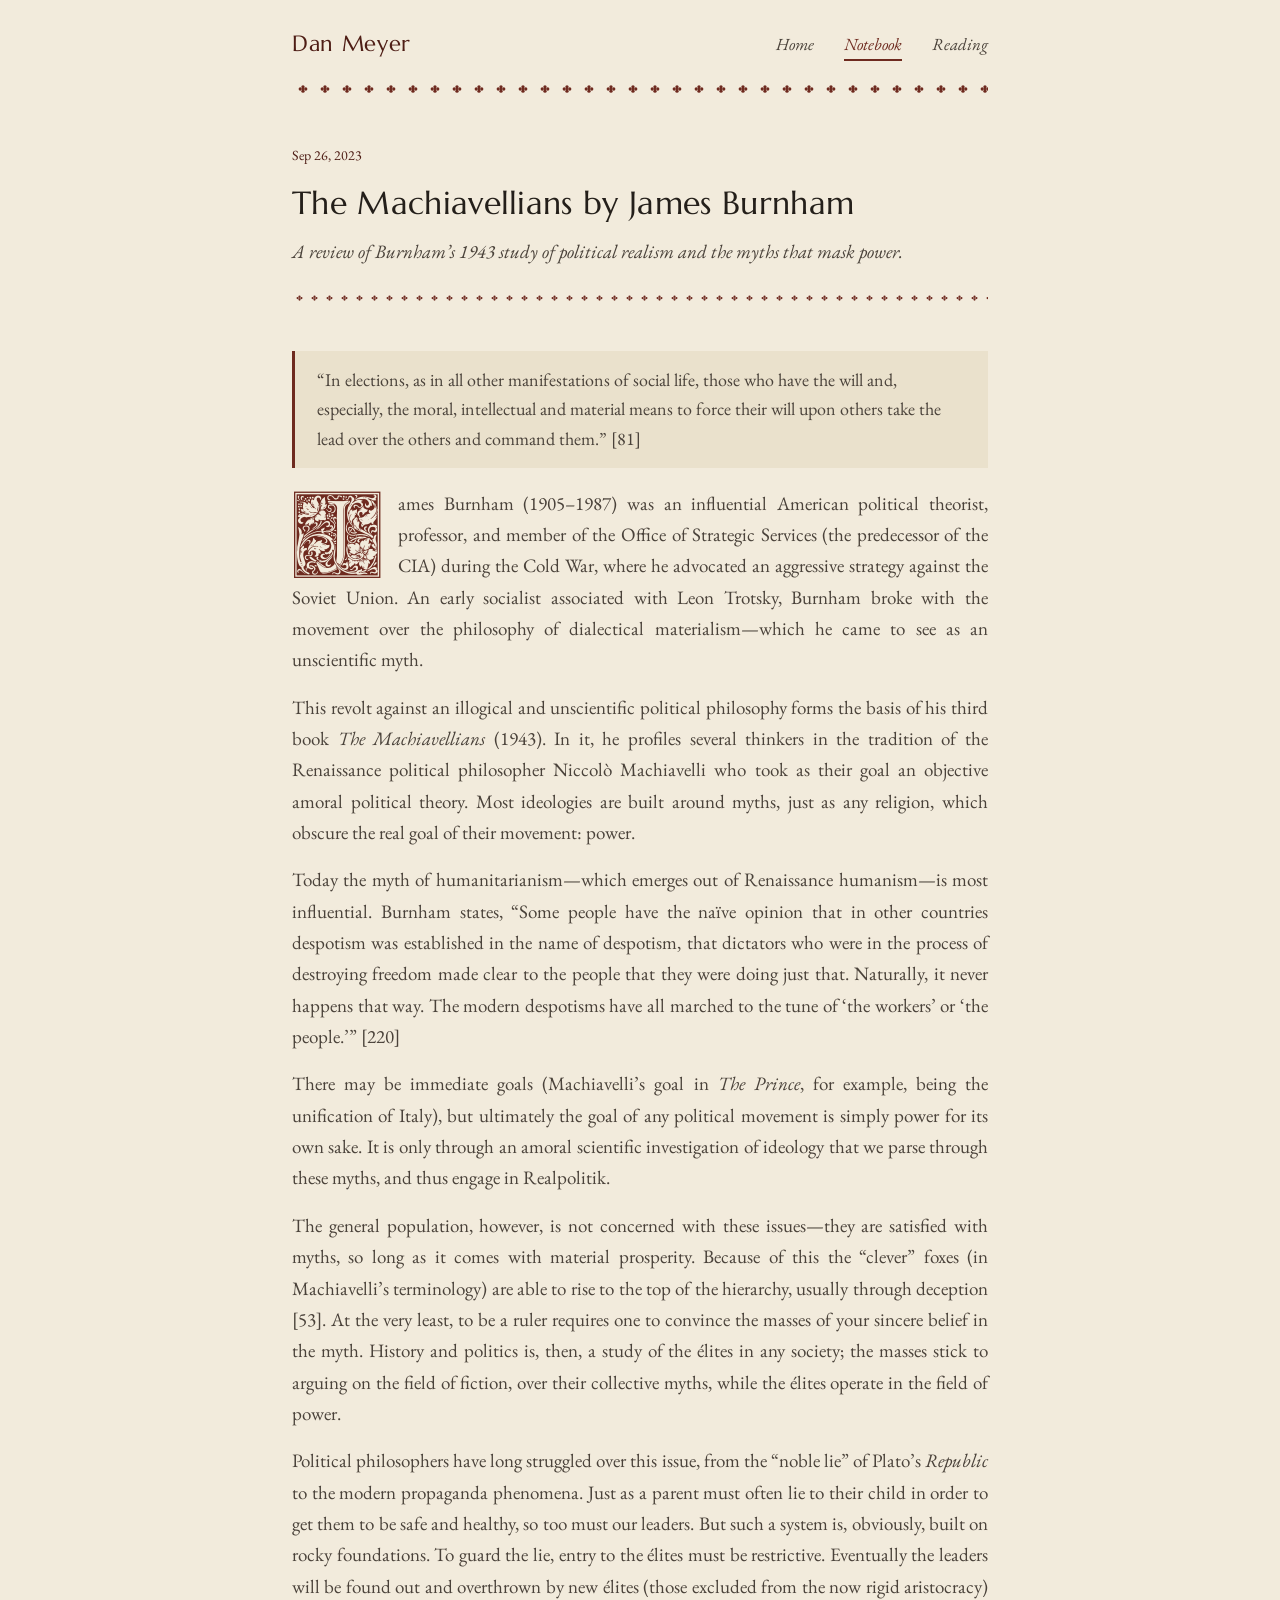
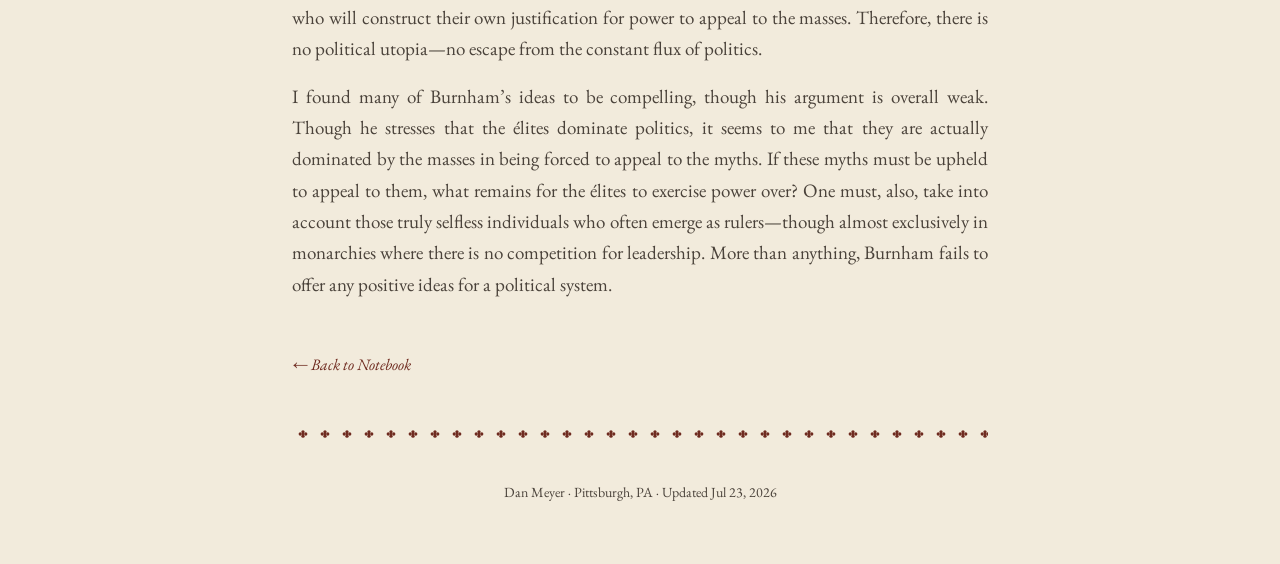
<file: notebook/burnham-machiavellians.html>
<!DOCTYPE html>
<html lang="en">
<head>
<meta charset="UTF-8">
<meta name="viewport" content="width=device-width, initial-scale=1">
<title>The Machiavellians by James Burnham — Dan Meyer</title>
<meta property="og:type" content="website">
<meta property="og:site_name" content="Dan Meyer">
<meta property="og:title" content="The Machiavellians by James Burnham &mdash; Dan Meyer">
<meta property="og:description" content="A review of Burnham&rsquo;s 1943 study of political realism and the myths that mask power.">
<meta property="og:url" content="https://danpmeyer.com/notebook/burnham-machiavellians.html">
<meta property="og:image" content="https://danpmeyer.com/apple-touch-icon.png">
<meta name="twitter:card" content="summary">
<meta name="twitter:title" content="The Machiavellians by James Burnham &mdash; Dan Meyer">
<meta name="twitter:description" content="A review of Burnham&rsquo;s 1943 study of political realism and the myths that mask power.">
<link rel="icon" href="../favicon.ico" sizes="any">
<link rel="icon" type="image/png" href="../favicon-32x32.png">
<link rel="apple-touch-icon" href="../apple-touch-icon.png">
<link rel="stylesheet" href="../styles.css">
</head>
<body>
<div class="wrap">

  <header class="top">
    <a class="wordmark" href="../index.html">Dan Meyer</a>
    <input type="checkbox" id="nav-toggle" class="nav-toggle-checkbox">
    <label for="nav-toggle" class="nav-toggle-label" aria-label="Toggle menu">
      <span class="hamburger-line"></span>
      <span class="hamburger-line"></span>
      <span class="hamburger-line"></span>
    </label>
    <nav>
      <a href="../index.html">Home</a>
      <a class="active" href="index.html">Notebook</a>
      <a href="../reading/index.html">Reading</a>
    </nav>
  </header>
  <div class="fleuron-rule"></div>

  <section class="post-header">
    <p class="post-eyebrow">Sep 26, 2023</p>
    <h1 style="font-size:32px;">The Machiavellians by James Burnham</h1>
    <p class="subtitle">A review of Burnham&rsquo;s 1943 study of political realism and the myths that mask power.</p>
  </section>

  <div class="fleuron-rule tight"></div>

  <section class="post-body">

    <blockquote><p>&ldquo;In elections, as in all other manifestations of social life, those who have the will and, especially, the moral, intellectual and material means to force their will upon others take the lead over the others and command them.&rdquo; [81]</p></blockquote>

    <p><span class="dropcap">J</span>ames Burnham (1905&ndash;1987) was an influential American political theorist, professor, and member of the Office of Strategic Services (the predecessor of the CIA) during the Cold War, where he advocated an aggressive strategy against the Soviet Union. An early socialist associated with Leon Trotsky, Burnham broke with the movement over the philosophy of dialectical materialism&mdash;which he came to see as an unscientific myth.</p>

    <p>This revolt against an illogical and unscientific political philosophy forms the basis of his third book <em>The Machiavellians</em> (1943). In it, he profiles several thinkers in the tradition of the Renaissance political philosopher Niccol&ograve; Machiavelli who took as their goal an objective amoral political theory. Most ideologies are built around myths, just as any religion, which obscure the real goal of their movement: power.</p>

    <p>Today the myth of humanitarianism&mdash;which emerges out of Renaissance humanism&mdash;is most influential. Burnham states, &ldquo;Some people have the na&iuml;ve opinion that in other countries despotism was established in the name of despotism, that dictators who were in the process of destroying freedom made clear to the people that they were doing just that. Naturally, it never happens that way. The modern despotisms have all marched to the tune of &lsquo;the workers&rsquo; or &lsquo;the people.&rsquo;&rdquo; [220]</p>

    <p>There may be immediate goals (Machiavelli&rsquo;s goal in <em>The Prince</em>, for example, being the unification of Italy), but ultimately the goal of any political movement is simply power for its own sake. It is only through an amoral scientific investigation of ideology that we parse through these myths, and thus engage in Realpolitik.</p>

    <p>The general population, however, is not concerned with these issues&mdash;they are satisfied with myths, so long as it comes with material prosperity. Because of this the &ldquo;clever&rdquo; foxes (in Machiavelli&rsquo;s terminology) are able to rise to the top of the hierarchy, usually through deception [53]. At the very least, to be a ruler requires one to convince the masses of your sincere belief in the myth. History and politics is, then, a study of the &eacute;lites in any society; the masses stick to arguing on the field of fiction, over their collective myths, while the &eacute;lites operate in the field of power.</p>

    <p>Political philosophers have long struggled over this issue, from the &ldquo;noble lie&rdquo; of Plato&rsquo;s <em>Republic</em> to the modern propaganda phenomena. Just as a parent must often lie to their child in order to get them to be safe and healthy, so too must our leaders. But such a system is, obviously, built on rocky foundations. To guard the lie, entry to the &eacute;lites must be restrictive. Eventually the leaders will be found out and overthrown by new &eacute;lites (those excluded from the now rigid aristocracy) who will construct their own justification for power to appeal to the masses. Therefore, there is no political utopia&mdash;no escape from the constant flux of politics.</p>

    <p>I found many of Burnham&rsquo;s ideas to be compelling, though his argument is overall weak. Though he stresses that the &eacute;lites dominate politics, it seems to me that they are actually dominated by the masses in being forced to appeal to the myths. If these myths must be upheld to appeal to them, what remains for the &eacute;lites to exercise power over? One must, also, take into account those truly selfless individuals who often emerge as rulers&mdash;though almost exclusively in monarchies where there is no competition for leadership. More than anything, Burnham fails to offer any positive ideas for a political system.</p>

    <a class="back-link" href="index.html">&larr; Back to Notebook</a>
  </section>

  <div class="fleuron-rule"></div>

  <footer>
    Dan Meyer &middot; Pittsburgh, PA &middot; Updated Jul 23, 2026
  </footer>

</div>
</body>
</html>
</file>
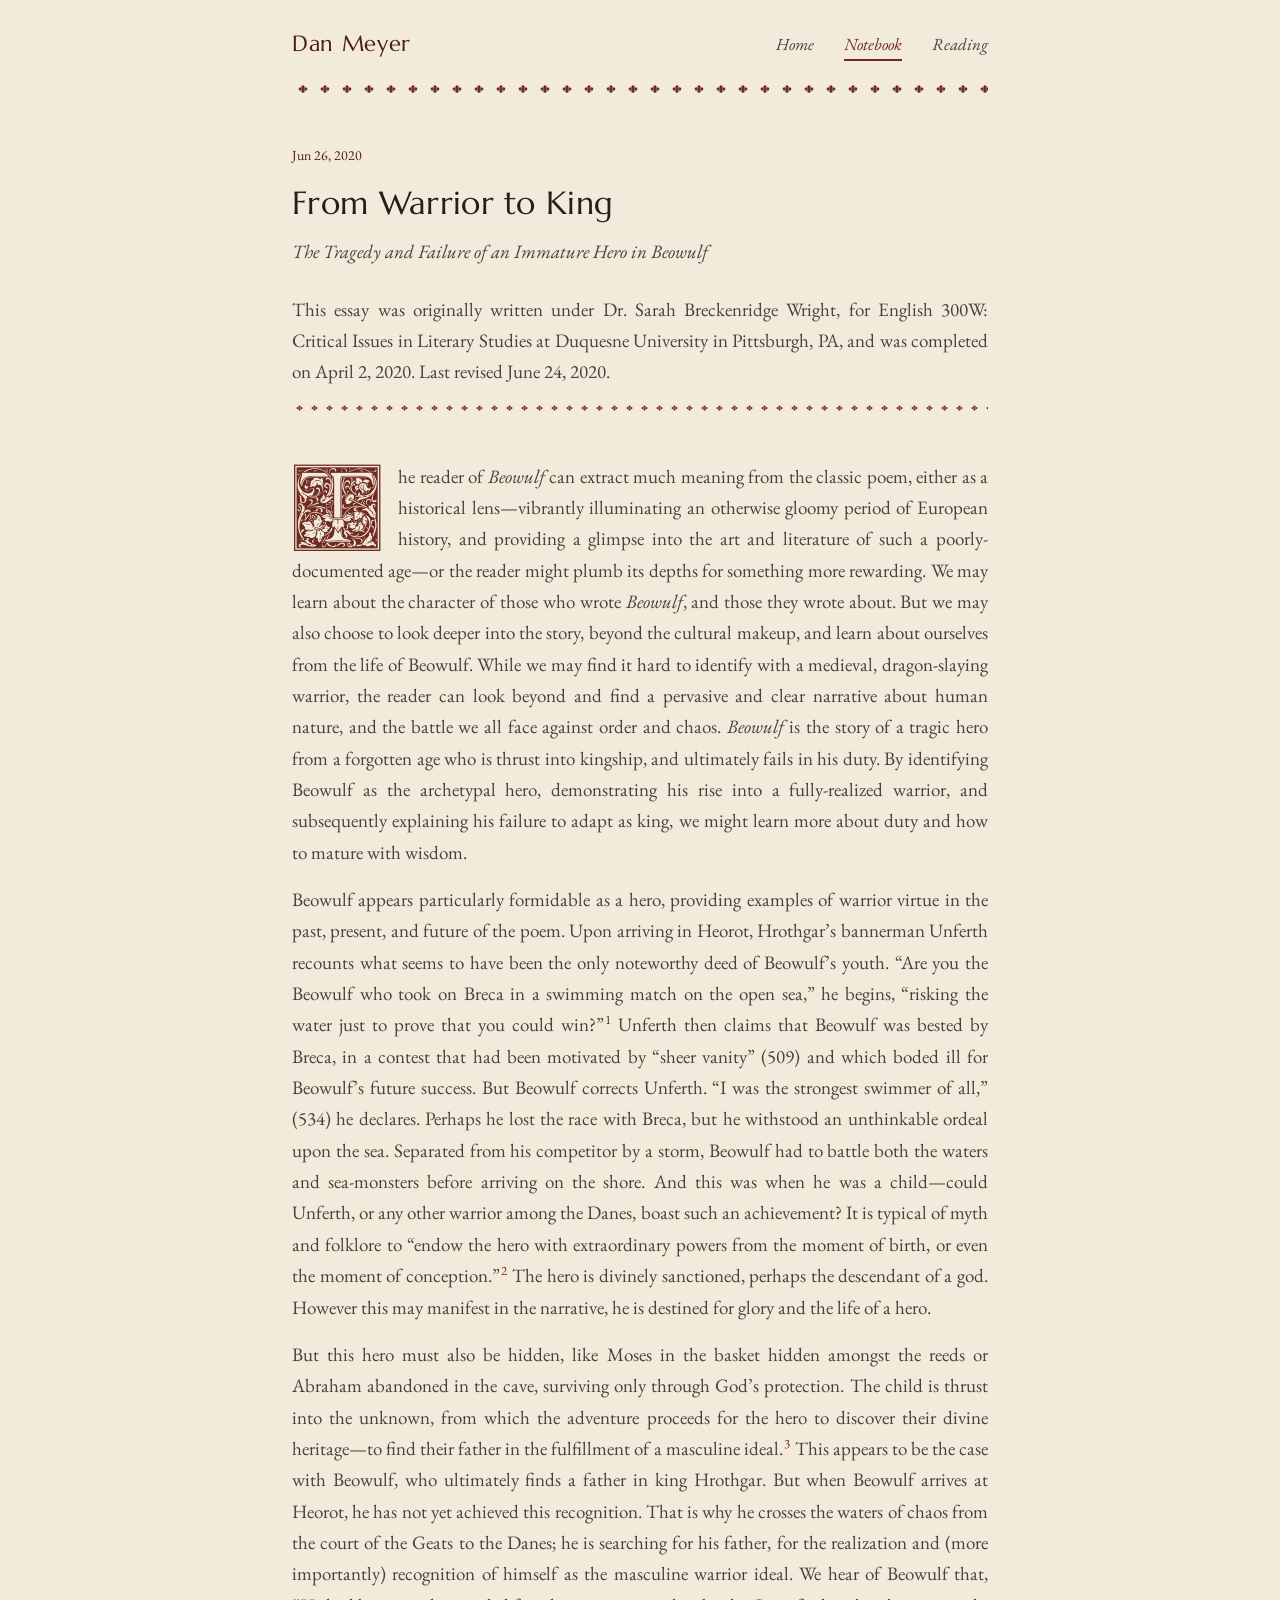
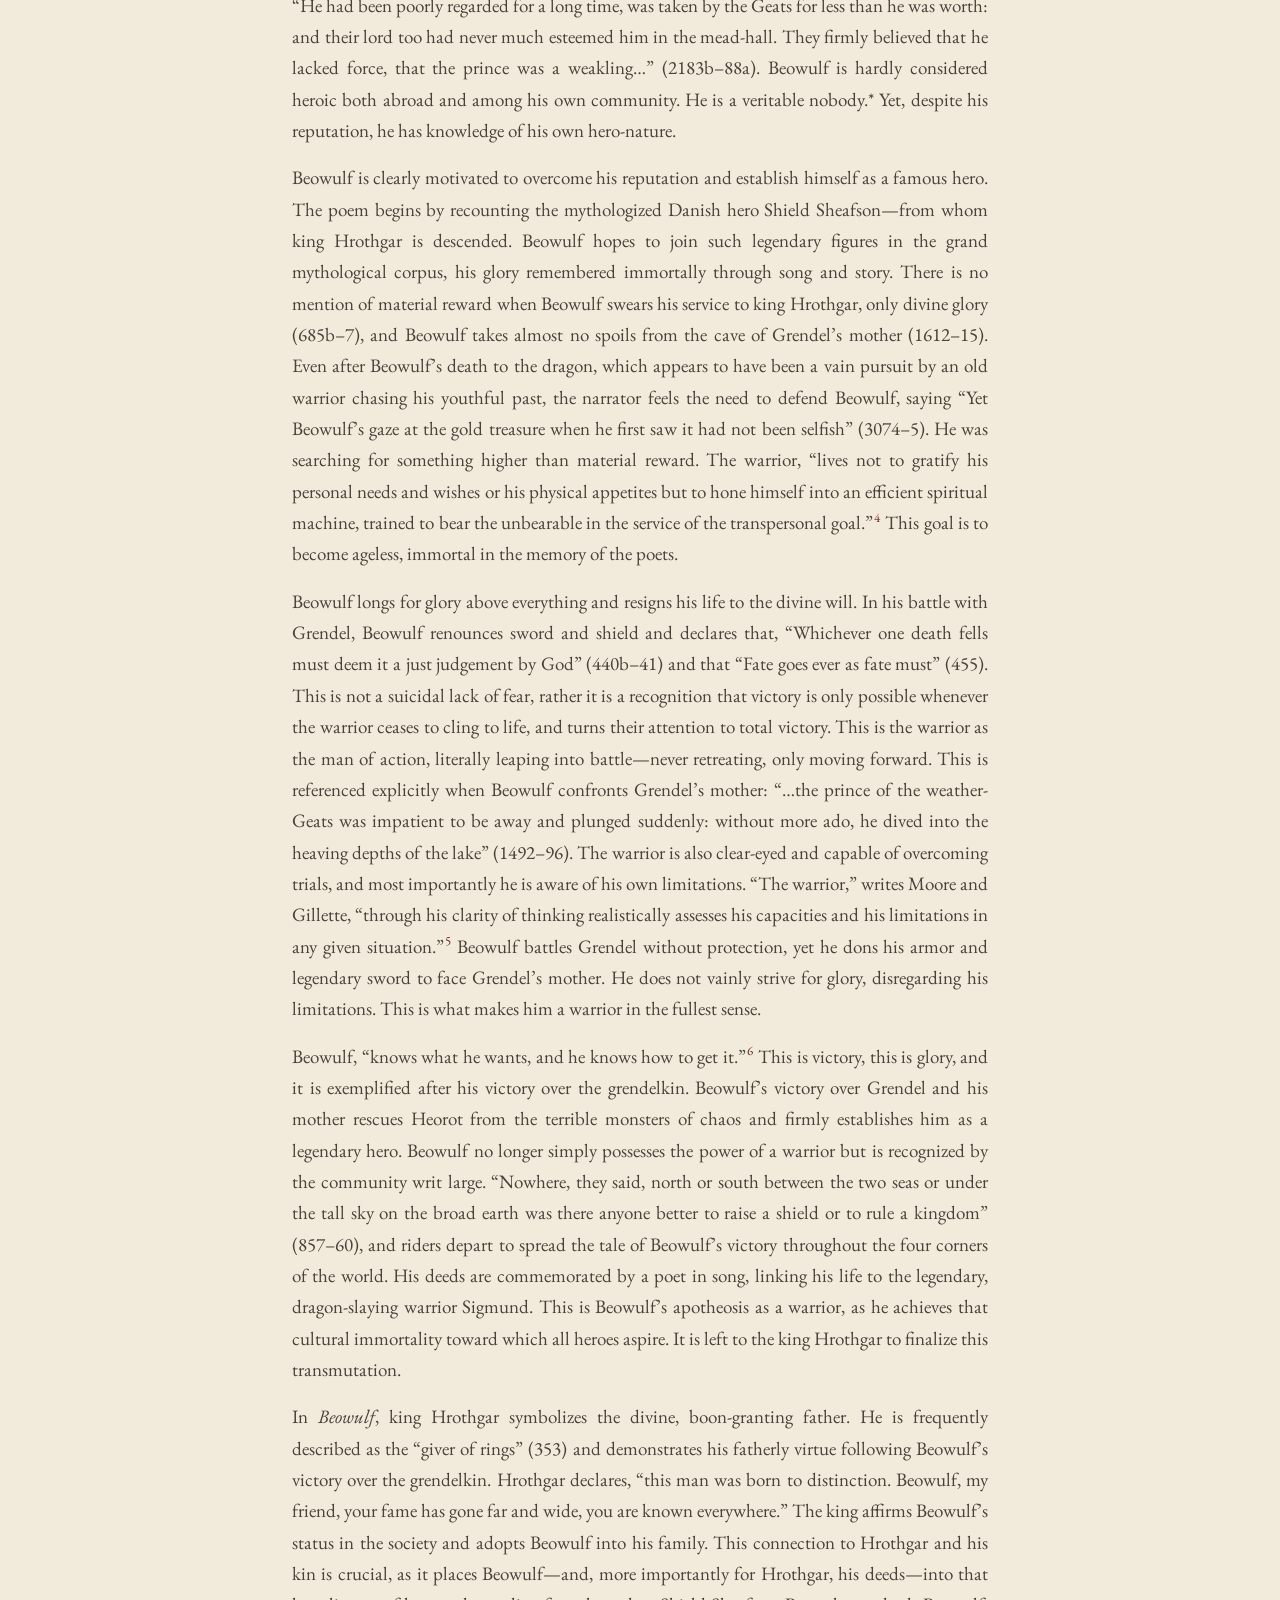
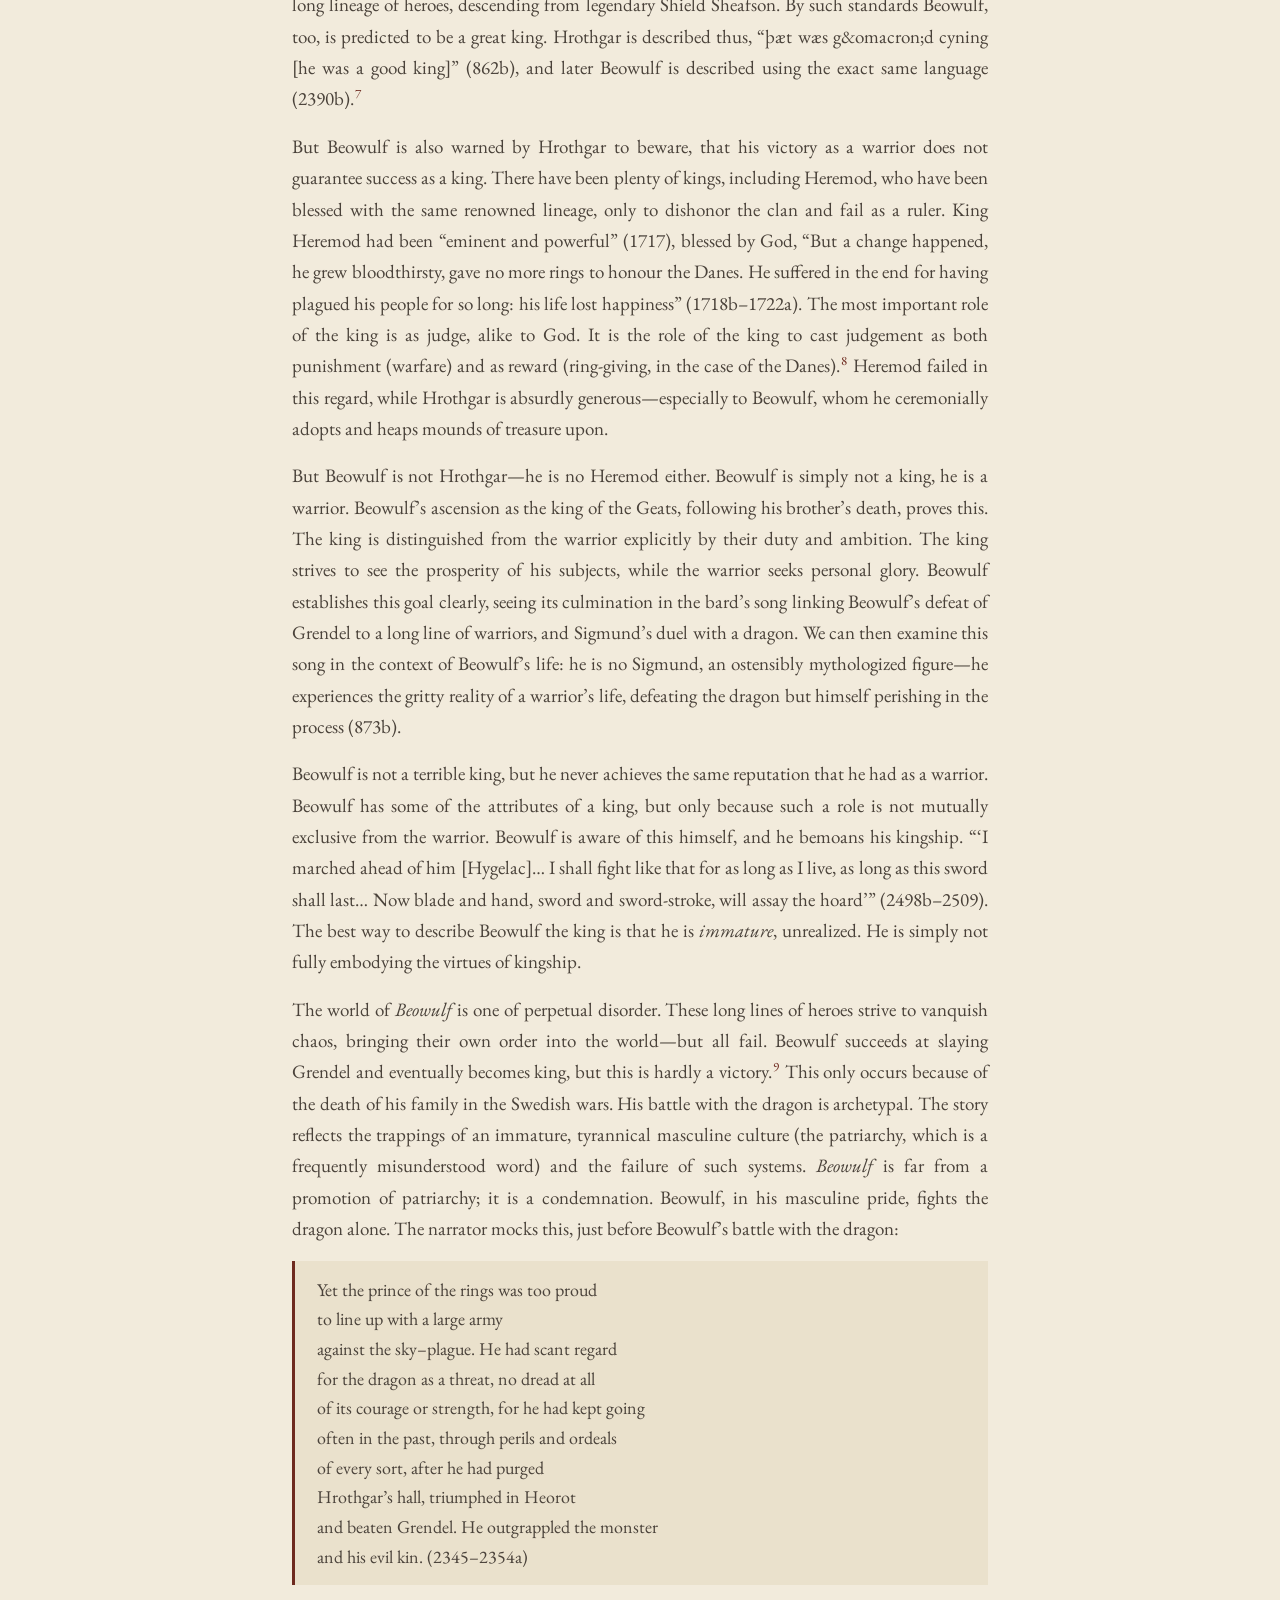
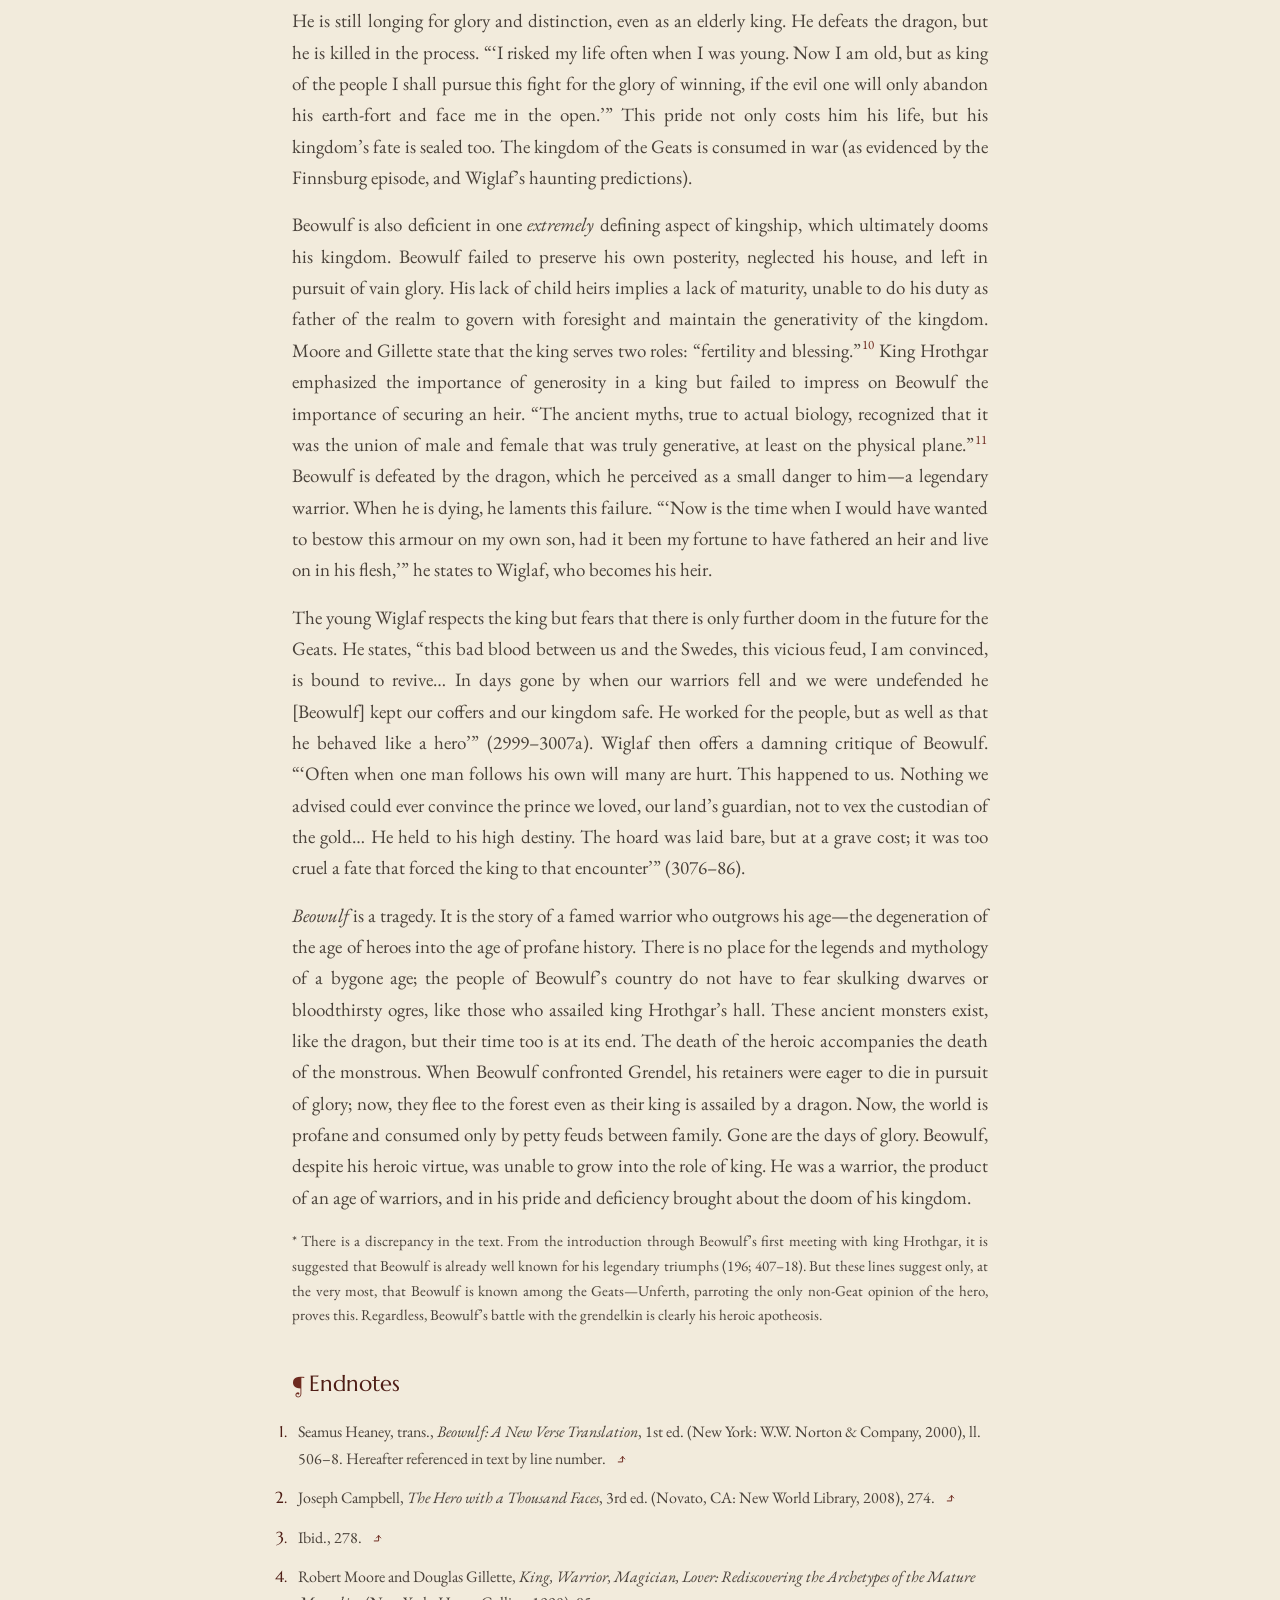
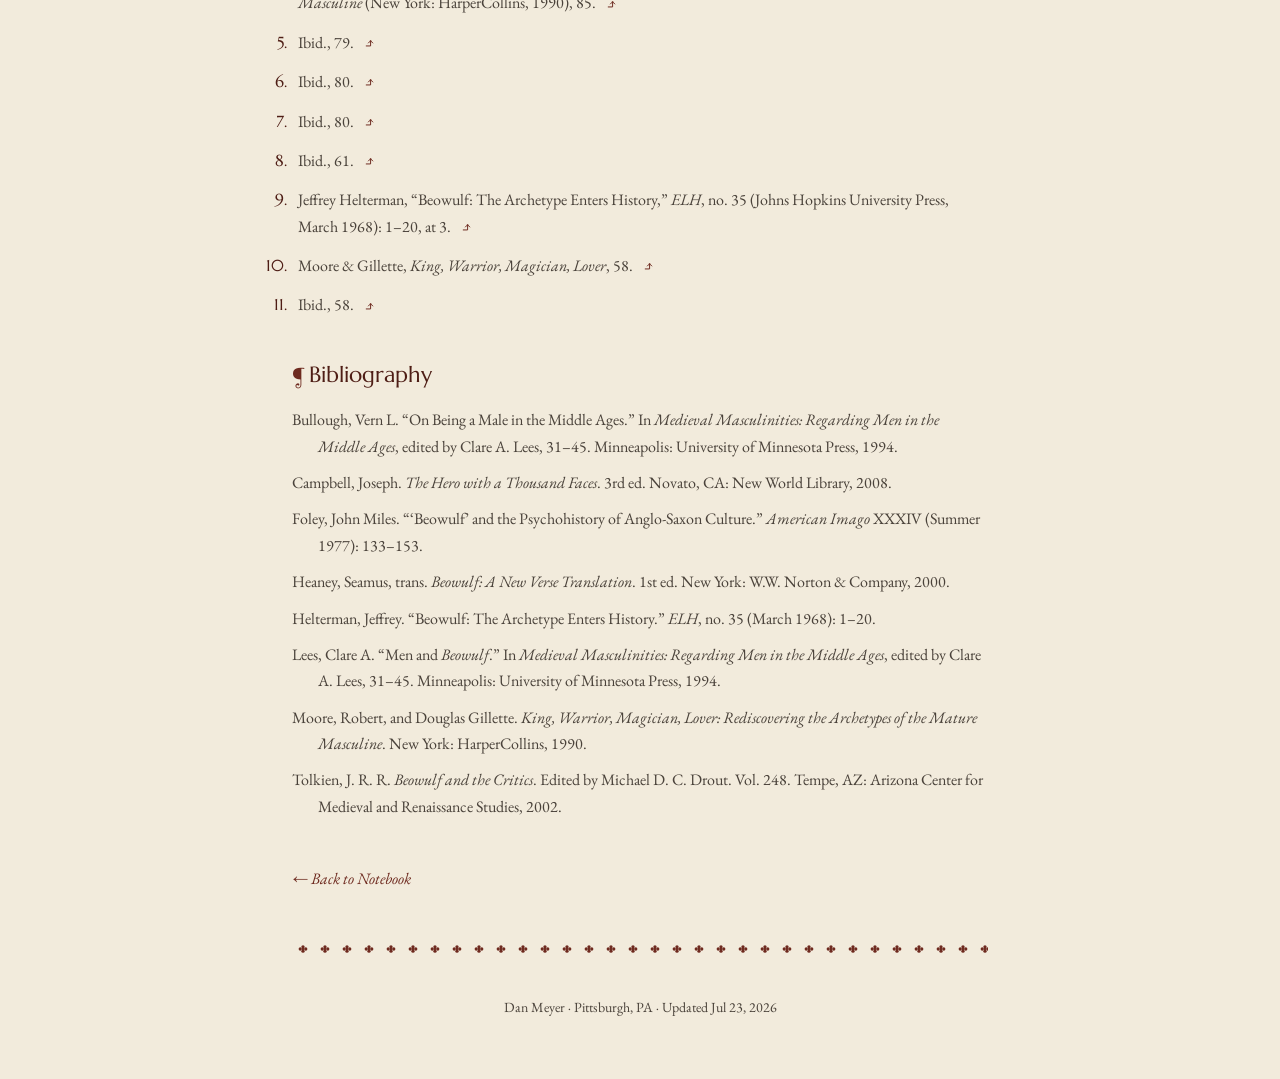
<file: notebook/from-warrior-to-king.html>
<!DOCTYPE html>
<html lang="en">
<head>
<meta charset="UTF-8">
<meta name="viewport" content="width=device-width, initial-scale=1">
<title>From Warrior to King — Dan Meyer</title>
<meta property="og:type" content="website">
<meta property="og:site_name" content="Dan Meyer">
<meta property="og:title" content="From Warrior to King &mdash; Dan Meyer">
<meta property="og:description" content="On the tragedy of an immature hero in Beowulf.">
<meta property="og:url" content="https://danpmeyer.com/notebook/from-warrior-to-king.html">
<meta property="og:image" content="https://danpmeyer.com/apple-touch-icon.png">
<meta name="twitter:card" content="summary">
<meta name="twitter:title" content="From Warrior to King &mdash; Dan Meyer">
<meta name="twitter:description" content="On the tragedy of an immature hero in Beowulf.">
<link rel="icon" href="../favicon.ico" sizes="any">
<link rel="icon" type="image/png" href="../favicon-32x32.png">
<link rel="apple-touch-icon" href="../apple-touch-icon.png">
<link rel="stylesheet" href="../styles.css">
</head>
<body>
<div class="wrap">

  <header class="top">
    <a class="wordmark" href="../index.html">Dan Meyer</a>
    <input type="checkbox" id="nav-toggle" class="nav-toggle-checkbox">
    <label for="nav-toggle" class="nav-toggle-label" aria-label="Toggle menu">
      <span class="hamburger-line"></span>
      <span class="hamburger-line"></span>
      <span class="hamburger-line"></span>
    </label>
    <nav>
      <a href="../index.html">Home</a>
      <a class="active" href="index.html">Notebook</a>
      <a href="../reading/index.html">Reading</a>
    </nav>
  </header>
  <div class="fleuron-rule"></div>

  <section class="post-header">
    <p class="post-eyebrow">Jun 26, 2020</p>
    <h1 style="font-size:32px;">From Warrior to King</h1>
    <p class="subtitle">The Tragedy and Failure of an Immature Hero in <em>Beowulf</em></p>
    <p class="dateline">This essay was originally written under Dr. Sarah Breckenridge Wright, for English 300W: Critical Issues in Literary Studies at Duquesne University in Pittsburgh, PA, and was completed on April 2, 2020. Last revised June 24, 2020.</p>
  </section>

  <div class="fleuron-rule tight"></div>

  <section class="post-body">

    <p><span class="dropcap">T</span>he reader of <em>Beowulf</em> can extract much meaning from the classic poem, either as a historical lens&mdash;vibrantly illuminating an otherwise gloomy period of European history, and providing a glimpse into the art and literature of such a poorly-documented age&mdash;or the reader might plumb its depths for something more rewarding. We may learn about the character of those who wrote <em>Beowulf</em>, and those they wrote about. But we may also choose to look deeper into the story, beyond the cultural makeup, and learn about ourselves from the life of Beowulf. While we may find it hard to identify with a medieval, dragon-slaying warrior, the reader can look beyond and find a pervasive and clear narrative about human nature, and the battle we all face against order and chaos. <em>Beowulf</em> is the story of a tragic hero from a forgotten age who is thrust into kingship, and ultimately fails in his duty. By identifying Beowulf as the archetypal hero, demonstrating his rise into a fully-realized warrior, and subsequently explaining his failure to adapt as king, we might learn more about duty and how to mature with wisdom.</p>

    <p>Beowulf appears particularly formidable as a hero, providing examples of warrior virtue in the past, present, and future of the poem. Upon arriving in Heorot, Hrothgar&rsquo;s bannerman Unferth recounts what seems to have been the only noteworthy deed of Beowulf&rsquo;s youth. &ldquo;Are you the Beowulf who took on Breca in a swimming match on the open sea,&rdquo; he begins, &ldquo;risking the water just to prove that you could win?&rdquo;<span class="fn"><a href="#fn1" id="fnref1">1</a><span class="fn-tip">Seamus Heaney, trans., <em>Beowulf: A New Verse Translation</em>, 1st ed. (New York: W.W. Norton &amp; Company, 2000), ll. 506&ndash;8. Hereafter referenced in text by line number.</span></span> Unferth then claims that Beowulf was bested by Breca, in a contest that had been motivated by &ldquo;sheer vanity&rdquo; (509) and which boded ill for Beowulf&rsquo;s future success. But Beowulf corrects Unferth. &ldquo;I was the strongest swimmer of all,&rdquo; (534) he declares. Perhaps he lost the race with Breca, but he withstood an unthinkable ordeal upon the sea. Separated from his competitor by a storm, Beowulf had to battle both the waters and sea-monsters before arriving on the shore. And this was when he was a child&mdash;could Unferth, or any other warrior among the Danes, boast such an achievement? It is typical of myth and folklore to &ldquo;endow the hero with extraordinary powers from the moment of birth, or even the moment of conception.&rdquo;<span class="fn"><a href="#fn2" id="fnref2">2</a><span class="fn-tip">Joseph Campbell, <em>The Hero with a Thousand Faces</em>, 3rd ed. (Novato, CA: New World Library, 2008), 274.</span></span> The hero is divinely sanctioned, perhaps the descendant of a god. However this may manifest in the narrative, he is destined for glory and the life of a hero.</p>

<p>But this hero must also be hidden, like Moses in the basket hidden amongst the reeds or Abraham abandoned in the cave, surviving only through God&rsquo;s protection. The child is thrust into the unknown, from which the adventure proceeds for the hero to discover their divine heritage&mdash;to find their father in the fulfillment of a masculine ideal.<span class="fn"><a href="#fn3" id="fnref3">3</a><span class="fn-tip">Campbell, <em>The Hero with a Thousand Faces</em>, 278.</span></span> This appears to be the case with Beowulf, who ultimately finds a father in king Hrothgar. But when Beowulf arrives at Heorot, he has not yet achieved this recognition. That is why he crosses the waters of chaos from the court of the Geats to the Danes; he is searching for his father, for the realization and (more importantly) recognition of himself as the masculine warrior ideal. We hear of Beowulf that, &ldquo;He had been poorly regarded for a long time, was taken by the Geats for less than he was worth: and their lord too had never much esteemed him in the mead-hall. They firmly believed that he lacked force, that the prince was a weakling&hellip;&rdquo; (2183b&ndash;88a). Beowulf is hardly considered heroic both abroad and among his own community. He is a veritable nobody.* Yet, despite his reputation, he has knowledge of his own hero-nature.</p>

    <p>Beowulf is clearly motivated to overcome his reputation and establish himself as a famous hero. The poem begins by recounting the mythologized Danish hero Shield Sheafson&mdash;from whom king Hrothgar is descended. Beowulf hopes to join such legendary figures in the grand mythological corpus, his glory remembered immortally through song and story. There is no mention of material reward when Beowulf swears his service to king Hrothgar, only divine glory (685b&ndash;7), and Beowulf takes almost no spoils from the cave of Grendel&rsquo;s mother (1612&ndash;15). Even after Beowulf&rsquo;s death to the dragon, which appears to have been a vain pursuit by an old warrior chasing his youthful past, the narrator feels the need to defend Beowulf, saying &ldquo;Yet Beowulf&rsquo;s gaze at the gold treasure when he first saw it had not been selfish&rdquo; (3074&ndash;5). He was searching for something higher than material reward. The warrior, &ldquo;lives not to gratify his personal needs and wishes or his physical appetites but to hone himself into an efficient spiritual machine, trained to bear the unbearable in the service of the transpersonal goal.&rdquo;<span class="fn"><a href="#fn4" id="fnref4">4</a><span class="fn-tip">Robert Moore and Douglas Gillette, <em>King, Warrior, Magician, Lover: Rediscovering the Archetypes of the Mature Masculine</em> (New York: HarperCollins, 1990), 85.</span></span> This goal is to become ageless, immortal in the memory of the poets.</p>

    <p>Beowulf longs for glory above everything and resigns his life to the divine will. In his battle with Grendel, Beowulf renounces sword and shield and declares that, &ldquo;Whichever one death fells must deem it a just judgement by God&rdquo; (440b&ndash;41) and that &ldquo;Fate goes ever as fate must&rdquo; (455). This is not a suicidal lack of fear, rather it is a recognition that victory is only possible whenever the warrior ceases to cling to life, and turns their attention to total victory. This is the warrior as the man of action, literally leaping into battle&mdash;never retreating, only moving forward. This is referenced explicitly when Beowulf confronts Grendel&rsquo;s mother: &ldquo;&hellip;the prince of the weather-Geats was impatient to be away and plunged suddenly: without more ado, he dived into the heaving depths of the lake&rdquo; (1492&ndash;96). The warrior is also clear-eyed and capable of overcoming trials, and most importantly he is aware of his own limitations. &ldquo;The warrior,&rdquo; writes Moore and Gillette, &ldquo;through his clarity of thinking realistically assesses his capacities and his limitations in any given situation.&rdquo;<span class="fn"><a href="#fn5" id="fnref5">5</a><span class="fn-tip">Moore and Gillette, <em>King, Warrior, Magician, Lover</em>, 79.</span></span> Beowulf battles Grendel without protection, yet he dons his armor and legendary sword to face Grendel&rsquo;s mother. He does not vainly strive for glory, disregarding his limitations. This is what makes him a warrior in the fullest sense.</p>

<p>Beowulf, &ldquo;knows what he wants, and he knows how to get it.&rdquo;<span class="fn"><a href="#fn6" id="fnref6">6</a><span class="fn-tip">Moore and Gillette, <em>King, Warrior, Magician, Lover</em>, 80.</span></span> This is victory, this is glory, and it is exemplified after his victory over the grendelkin. Beowulf&rsquo;s victory over Grendel and his mother rescues Heorot from the terrible monsters of chaos and firmly establishes him as a legendary hero. Beowulf no longer simply possesses the power of a warrior but is recognized by the community writ large. &ldquo;Nowhere, they said, north or south between the two seas or under the tall sky on the broad earth was there anyone better to raise a shield or to rule a kingdom&rdquo; (857&ndash;60), and riders depart to spread the tale of Beowulf&rsquo;s victory throughout the four corners of the world. His deeds are commemorated by a poet in song, linking his life to the legendary, dragon-slaying warrior Sigmund. This is Beowulf&rsquo;s apotheosis as a warrior, as he achieves that cultural immortality toward which all heroes aspire. It is left to the king Hrothgar to finalize this transmutation.</p>

    <p>In <em>Beowulf</em>, king Hrothgar symbolizes the divine, boon-granting father. He is frequently described as the &ldquo;giver of rings&rdquo; (353) and demonstrates his fatherly virtue following Beowulf&rsquo;s victory over the grendelkin. Hrothgar declares, &ldquo;this man was born to distinction. Beowulf, my friend, your fame has gone far and wide, you are known everywhere.&rdquo; The king affirms Beowulf&rsquo;s status in the society and adopts Beowulf into his family. This connection to Hrothgar and his kin is crucial, as it places Beowulf&mdash;and, more importantly for Hrothgar, his deeds&mdash;into that long lineage of heroes, descending from legendary Shield Sheafson. By such standards Beowulf, too, is predicted to be a great king. Hrothgar is described thus, &ldquo;&thorn;&aelig;t w&aelig;s g&omacron;d cyning [he was a good king]&rdquo; (862b), and later Beowulf is described using the exact same language (2390b).<span class="fn"><a href="#fn7" id="fnref7">7</a><span class="fn-tip">Moore and Gillette, <em>King, Warrior, Magician, Lover</em>, 80.</span></span></p>

    <p>But Beowulf is also warned by Hrothgar to beware, that his victory as a warrior does not guarantee success as a king. There have been plenty of kings, including Heremod, who have been blessed with the same renowned lineage, only to dishonor the clan and fail as a ruler. King Heremod had been &ldquo;eminent and powerful&rdquo; (1717), blessed by God, &ldquo;But a change happened, he grew bloodthirsty, gave no more rings to honour the Danes. He suffered in the end for having plagued his people for so long: his life lost happiness&rdquo; (1718b&ndash;1722a). The most important role of the king is as judge, alike to God. It is the role of the king to cast judgement as both punishment (warfare) and as reward (ring-giving, in the case of the Danes).<span class="fn"><a href="#fn8" id="fnref8">8</a><span class="fn-tip">Moore and Gillette, <em>King, Warrior, Magician, Lover</em>, 61.</span></span> Heremod failed in this regard, while Hrothgar is absurdly generous&mdash;especially to Beowulf, whom he ceremonially adopts and heaps mounds of treasure upon.</p>

    <p>But Beowulf is not Hrothgar&mdash;he is no Heremod either. Beowulf is simply not a king, he is a warrior. Beowulf&rsquo;s ascension as the king of the Geats, following his brother&rsquo;s death, proves this. The king is distinguished from the warrior explicitly by their duty and ambition. The king strives to see the prosperity of his subjects, while the warrior seeks personal glory. Beowulf establishes this goal clearly, seeing its culmination in the bard&rsquo;s song linking Beowulf&rsquo;s defeat of Grendel to a long line of warriors, and Sigmund&rsquo;s duel with a dragon. We can then examine this song in the context of Beowulf&rsquo;s life: he is no Sigmund, an ostensibly mythologized figure&mdash;he experiences the gritty reality of a warrior&rsquo;s life, defeating the dragon but himself perishing in the process (873b).</p>

    <p>Beowulf is not a terrible king, but he never achieves the same reputation that he had as a warrior. Beowulf has some of the attributes of a king, but only because such a role is not mutually exclusive from the warrior. Beowulf is aware of this himself, and he bemoans his kingship. &ldquo;&lsquo;I marched ahead of him [Hygelac]&hellip; I shall fight like that for as long as I live, as long as this sword shall last&hellip; Now blade and hand, sword and sword-stroke, will assay the hoard&rsquo;&rdquo; (2498b&ndash;2509). The best way to describe Beowulf the king is that he is <em>immature</em>, unrealized. He is simply not fully embodying the virtues of kingship.</p>

    <p>The world of <em>Beowulf</em> is one of perpetual disorder. These long lines of heroes strive to vanquish chaos, bringing their own order into the world&mdash;but all fail. Beowulf succeeds at slaying Grendel and eventually becomes king, but this is hardly a victory.<span class="fn"><a href="#fn9" id="fnref9">9</a><span class="fn-tip">Jeffrey Helterman, &ldquo;Beowulf: The Archetype Enters History,&rdquo; <em>ELH</em>, no. 35 (March 1968): 1&ndash;20, at 3.</span></span> This only occurs because of the death of his family in the Swedish wars. His battle with the dragon is archetypal. The story reflects the trappings of an immature, tyrannical masculine culture (the patriarchy, which is a frequently misunderstood word) and the failure of such systems. <em>Beowulf</em> is far from a promotion of patriarchy; it is a condemnation. Beowulf, in his masculine pride, fights the dragon alone. The narrator mocks this, just before Beowulf&rsquo;s battle with the dragon:</p>

    <blockquote><p>Yet the prince of the rings was too proud<br>to line up with a large army<br>against the sky&ndash;plague. He had scant regard<br>for the dragon as a threat, no dread at all<br>of its courage or strength, for he had kept going<br>often in the past, through perils and ordeals<br>of every sort, after he had purged<br>Hrothgar&rsquo;s hall, triumphed in Heorot<br>and beaten Grendel. He outgrappled the monster<br>and his evil kin. (2345&ndash;2354a)</p></blockquote>

    <p>He is still longing for glory and distinction, even as an elderly king. He defeats the dragon, but he is killed in the process. &ldquo;&lsquo;I risked my life often when I was young. Now I am old, but as king of the people I shall pursue this fight for the glory of winning, if the evil one will only abandon his earth-fort and face me in the open.&rsquo;&rdquo; This pride not only costs him his life, but his kingdom&rsquo;s fate is sealed too. The kingdom of the Geats is consumed in war (as evidenced by the Finnsburg episode, and Wiglaf&rsquo;s haunting predictions).</p>

<p>Beowulf is also deficient in one <em>extremely</em> defining aspect of kingship, which ultimately dooms his kingdom. Beowulf failed to preserve his own posterity, neglected his house, and left in pursuit of vain glory. His lack of child heirs implies a lack of maturity, unable to do his duty as father of the realm to govern with foresight and maintain the generativity of the kingdom. Moore and Gillette state that the king serves two roles: &ldquo;fertility and blessing.&rdquo;<span class="fn"><a href="#fn10" id="fnref10">10</a><span class="fn-tip">Moore and Gillette, <em>King, Warrior, Magician, Lover</em>, 58.</span></span> King Hrothgar emphasized the importance of generosity in a king but failed to impress on Beowulf the importance of securing an heir. &ldquo;The ancient myths, true to actual biology, recognized that it was the union of male and female that was truly generative, at least on the physical plane.&rdquo;<span class="fn"><a href="#fn11" id="fnref11">11</a><span class="fn-tip">Moore and Gillette, <em>King, Warrior, Magician, Lover</em>, 58.</span></span> Beowulf is defeated by the dragon, which he perceived as a small danger to him&mdash;a legendary warrior. When he is dying, he laments this failure. &ldquo;&lsquo;Now is the time when I would have wanted to bestow this armour on my own son, had it been my fortune to have fathered an heir and live on in his flesh,&rsquo;&rdquo; he states to Wiglaf, who becomes his heir.</p>

    <p>The young Wiglaf respects the king but fears that there is only further doom in the future for the Geats. He states, &ldquo;this bad blood between us and the Swedes, this vicious feud, I am convinced, is bound to revive&hellip; In days gone by when our warriors fell and we were undefended he [Beowulf] kept our coffers and our kingdom safe. He worked for the people, but as well as that he behaved like a hero&rsquo;&rdquo; (2999&ndash;3007a). Wiglaf then offers a damning critique of Beowulf. &ldquo;&lsquo;Often when one man follows his own will many are hurt. This happened to us. Nothing we advised could ever convince the prince we loved, our land&rsquo;s guardian, not to vex the custodian of the gold&hellip; He held to his high destiny. The hoard was laid bare, but at a grave cost; it was too cruel a fate that forced the king to that encounter&rsquo;&rdquo; (3076&ndash;86).</p>

    <p><em>Beowulf</em> is a tragedy. It is the story of a famed warrior who outgrows his age&mdash;the degeneration of the age of heroes into the age of profane history. There is no place for the legends and mythology of a bygone age; the people of Beowulf&rsquo;s country do not have to fear skulking dwarves or bloodthirsty ogres, like those who assailed king Hrothgar&rsquo;s hall. These ancient monsters exist, like the dragon, but their time too is at its end. The death of the heroic accompanies the death of the monstrous. When Beowulf confronted Grendel, his retainers were eager to die in pursuit of glory; now, they flee to the forest even as their king is assailed by a dragon. Now, the world is profane and consumed only by petty feuds between family. Gone are the days of glory. Beowulf, despite his heroic virtue, was unable to grow into the role of king. He was a warrior, the product of an age of warriors, and in his pride and deficiency brought about the doom of his kingdom.</p>

    <p style="font-size:15px;">* There is a discrepancy in the text. From the introduction through Beowulf&rsquo;s first meeting with king Hrothgar, it is suggested that Beowulf is already well known for his legendary triumphs (196; 407&ndash;18). But these lines suggest only, at the very most, that Beowulf is known among the Geats&mdash;Unferth, parroting the only non-Geat opinion of the hero, proves this. Regardless, Beowulf&rsquo;s battle with the grendelkin is clearly his heroic apotheosis.</p>

    <h2>Endnotes</h2>
    <ol class="footnotes">
      <li id="fn1">Seamus Heaney, trans., <em>Beowulf: A New Verse Translation</em>, 1st ed. (New York: W.W. Norton &amp; Company, 2000), ll. 506&ndash;8. Hereafter referenced in text by line number. <a class="fn-back" href="#fnref1"><span class="fn-back-icon"></span></a></li>
      <li id="fn2">Joseph Campbell, <em>The Hero with a Thousand Faces</em>, 3rd ed. (Novato, CA: New World Library, 2008), 274. <a class="fn-back" href="#fnref2"><span class="fn-back-icon"></span></a></li>
      <li id="fn3">Ibid., 278. <a class="fn-back" href="#fnref3"><span class="fn-back-icon"></span></a></li>
      <li id="fn4">Robert Moore and Douglas Gillette, <em>King, Warrior, Magician, Lover: Rediscovering the Archetypes of the Mature Masculine</em> (New York: HarperCollins, 1990), 85. <a class="fn-back" href="#fnref4"><span class="fn-back-icon"></span></a></li>
      <li id="fn5">Ibid., 79. <a class="fn-back" href="#fnref5"><span class="fn-back-icon"></span></a></li>
      <li id="fn6">Ibid., 80. <a class="fn-back" href="#fnref6"><span class="fn-back-icon"></span></a></li>
      <li id="fn7">Ibid., 80. <a class="fn-back" href="#fnref7"><span class="fn-back-icon"></span></a></li>
      <li id="fn8">Ibid., 61. <a class="fn-back" href="#fnref8"><span class="fn-back-icon"></span></a></li>
      <li id="fn9">Jeffrey Helterman, &ldquo;Beowulf: The Archetype Enters History,&rdquo; <em>ELH</em>, no. 35 (Johns Hopkins University Press, March 1968): 1&ndash;20, at 3. <a class="fn-back" href="#fnref9"><span class="fn-back-icon"></span></a></li>
      <li id="fn10">Moore &amp; Gillette, <em>King, Warrior, Magician, Lover</em>, 58. <a class="fn-back" href="#fnref10"><span class="fn-back-icon"></span></a></li>
      <li id="fn11">Ibid., 58. <a class="fn-back" href="#fnref11"><span class="fn-back-icon"></span></a></li>
    </ol>

    <h2>Bibliography</h2>
    <ul class="bibliography">
      <li>Bullough, Vern L. &ldquo;On Being a Male in the Middle Ages.&rdquo; In <em>Medieval Masculinities: Regarding Men in the Middle Ages</em>, edited by Clare A. Lees, 31&ndash;45. Minneapolis: University of Minnesota Press, 1994.</li>
      <li>Campbell, Joseph. <em>The Hero with a Thousand Faces</em>. 3rd ed. Novato, CA: New World Library, 2008.</li>
      <li>Foley, John Miles. &ldquo;&lsquo;Beowulf&rsquo; and the Psychohistory of Anglo-Saxon Culture.&rdquo; <em>American Imago</em> XXXIV (Summer 1977): 133&ndash;153.</li>
      <li>Heaney, Seamus, trans. <em>Beowulf: A New Verse Translation</em>. 1st ed. New York: W.W. Norton &amp; Company, 2000.</li>
      <li>Helterman, Jeffrey. &ldquo;Beowulf: The Archetype Enters History.&rdquo; <em>ELH</em>, no. 35 (March 1968): 1&ndash;20.</li>
      <li>Lees, Clare A. &ldquo;Men and <em>Beowulf</em>.&rdquo; In <em>Medieval Masculinities: Regarding Men in the Middle Ages</em>, edited by Clare A. Lees, 31&ndash;45. Minneapolis: University of Minnesota Press, 1994.</li>
      <li>Moore, Robert, and Douglas Gillette. <em>King, Warrior, Magician, Lover: Rediscovering the Archetypes of the Mature Masculine</em>. New York: HarperCollins, 1990.</li>
      <li>Tolkien, J. R. R. <em>Beowulf and the Critics</em>. Edited by Michael D. C. Drout. Vol. 248. Tempe, AZ: Arizona Center for Medieval and Renaissance Studies, 2002.</li>
    </ul>

    <a class="back-link" href="index.html">&larr; Back to Notebook</a>
  </section>

  <div class="fleuron-rule"></div>

  <footer>
    Dan Meyer &middot; Pittsburgh, PA &middot; Updated Jul 23, 2026
  </footer>

</div>
</body>
</html>
</file>
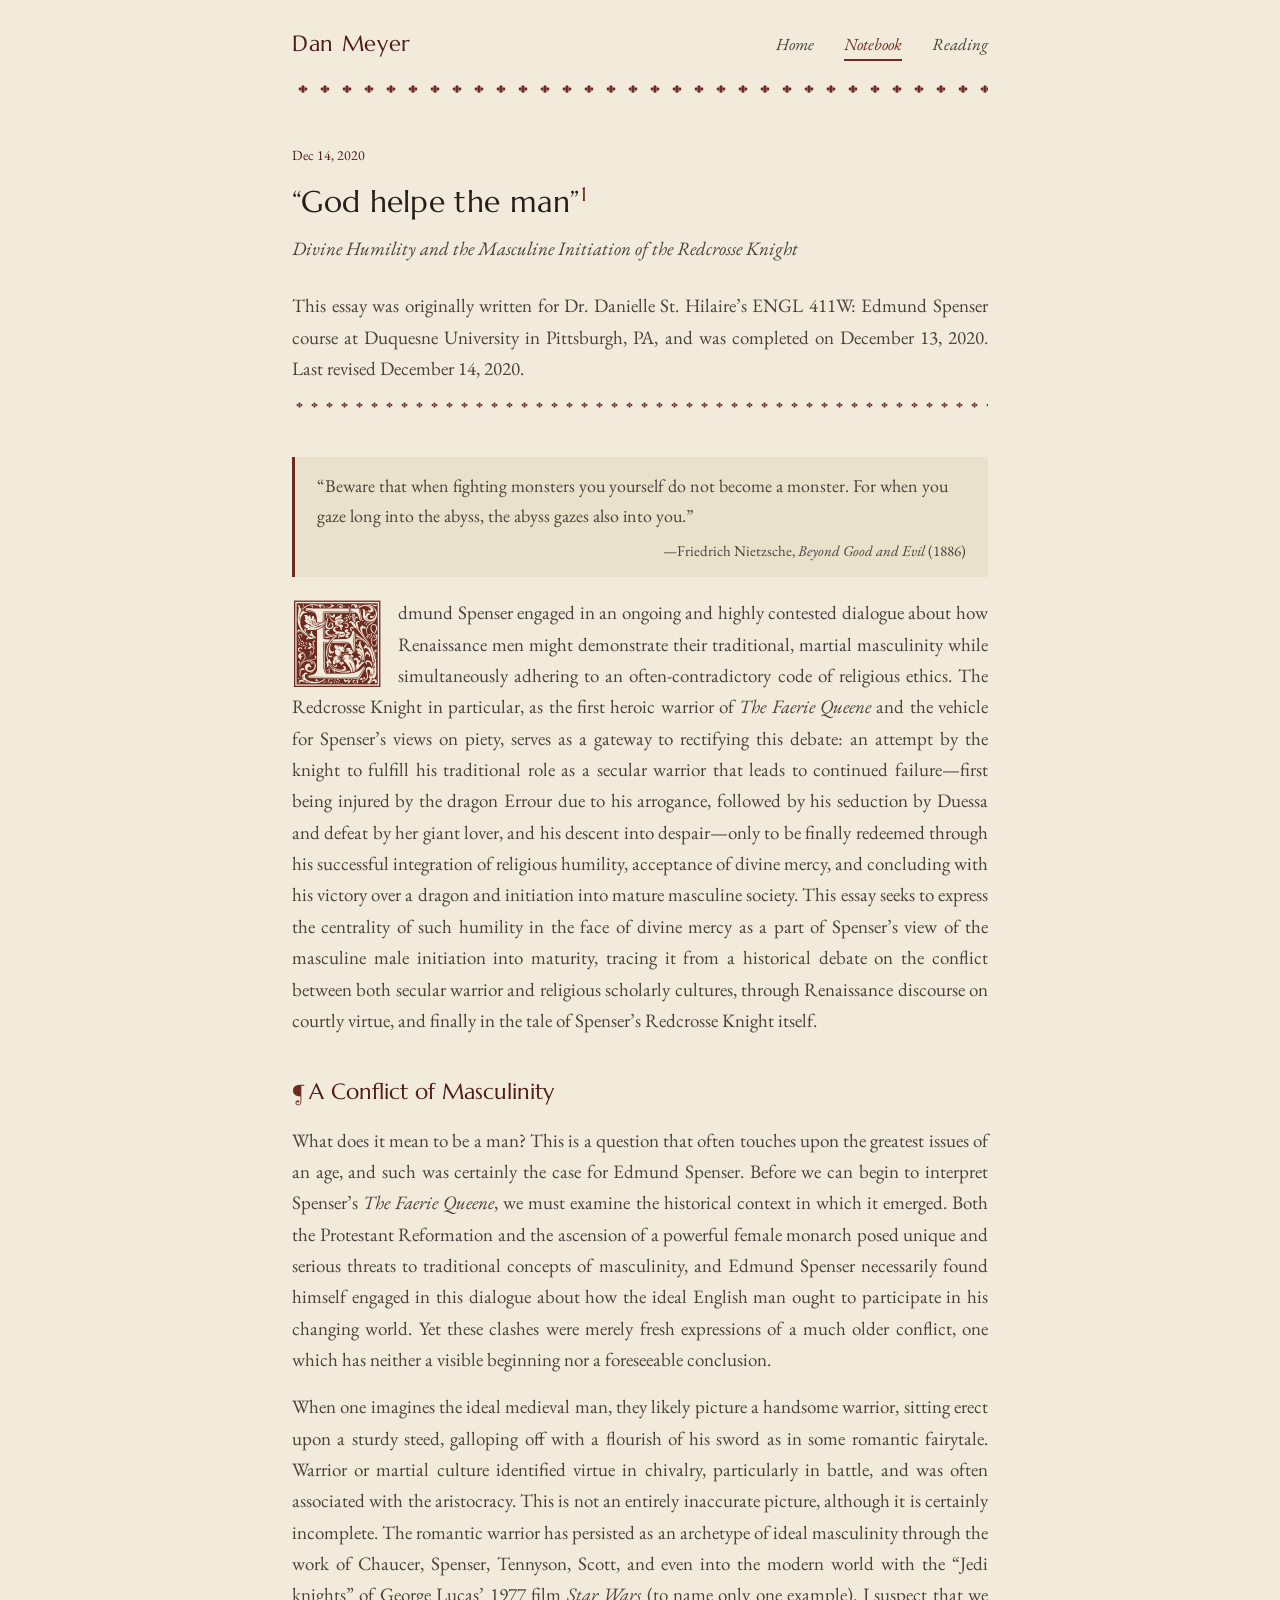
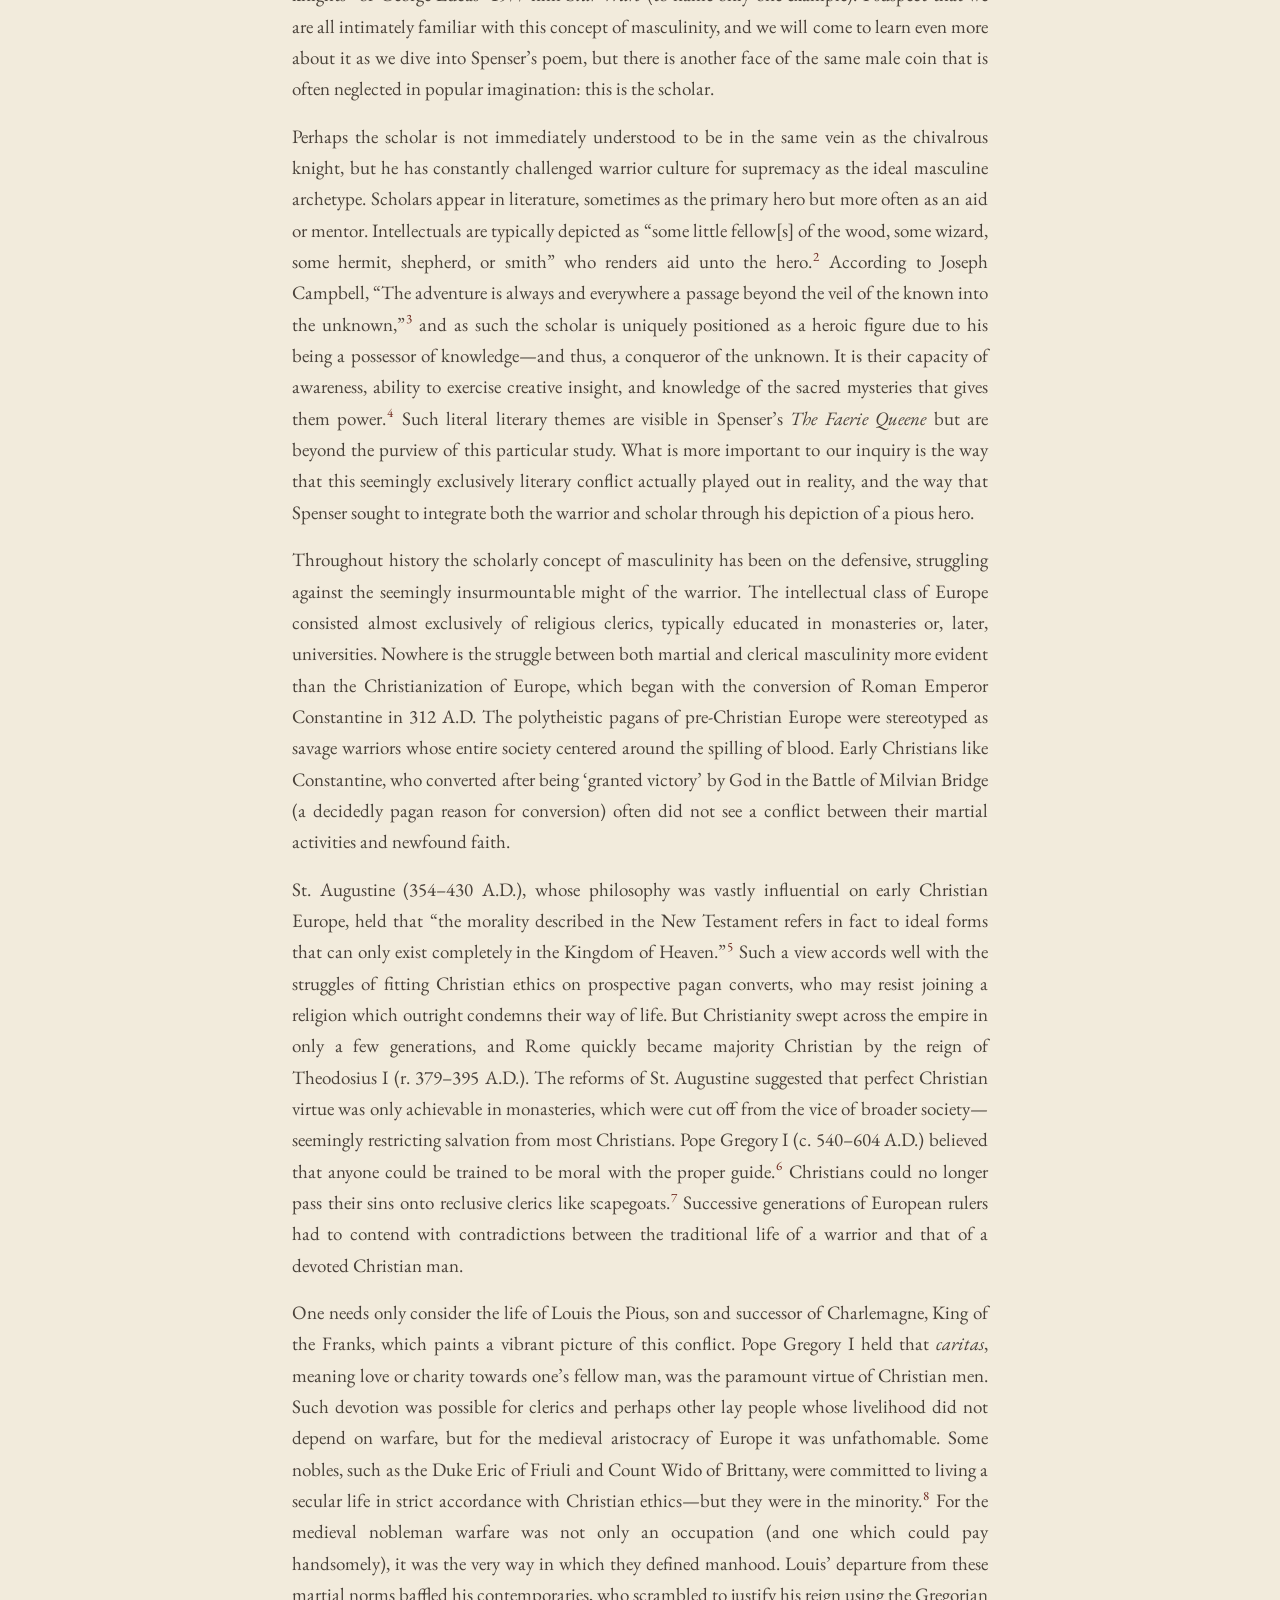
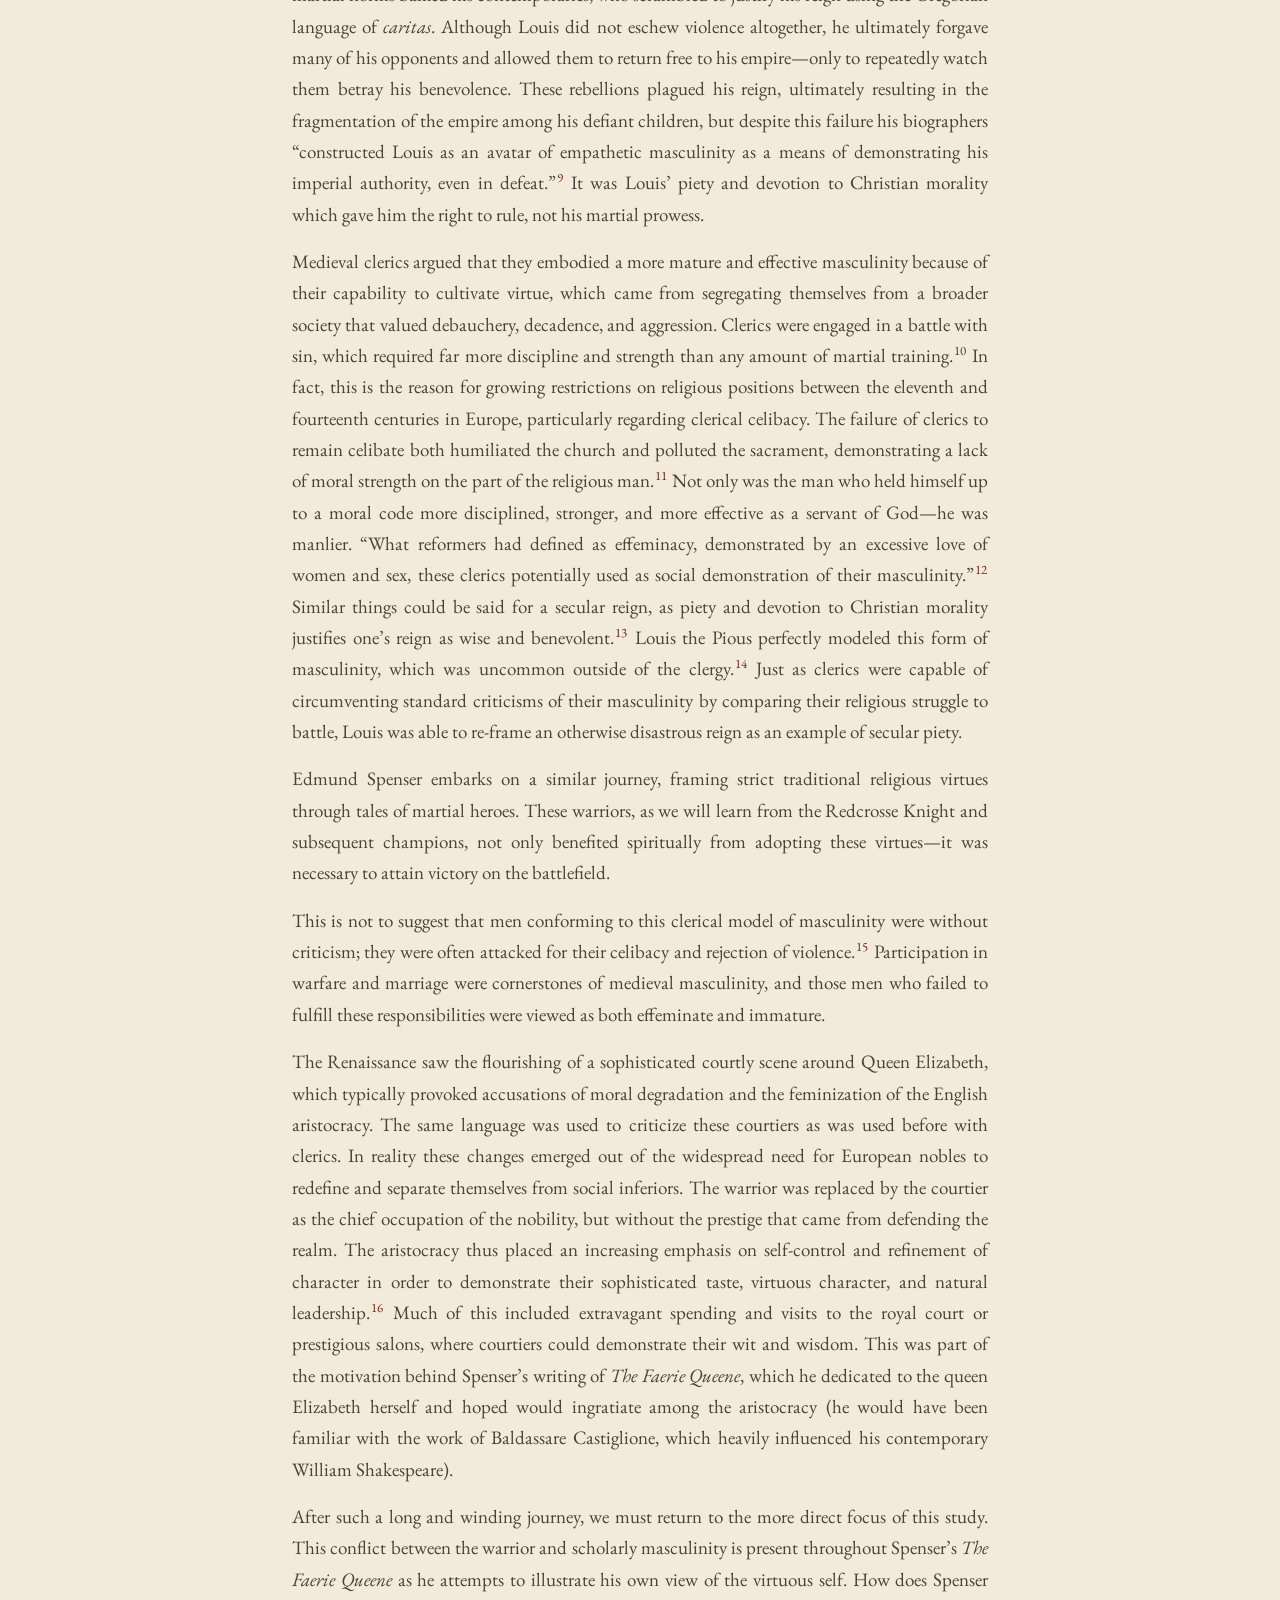
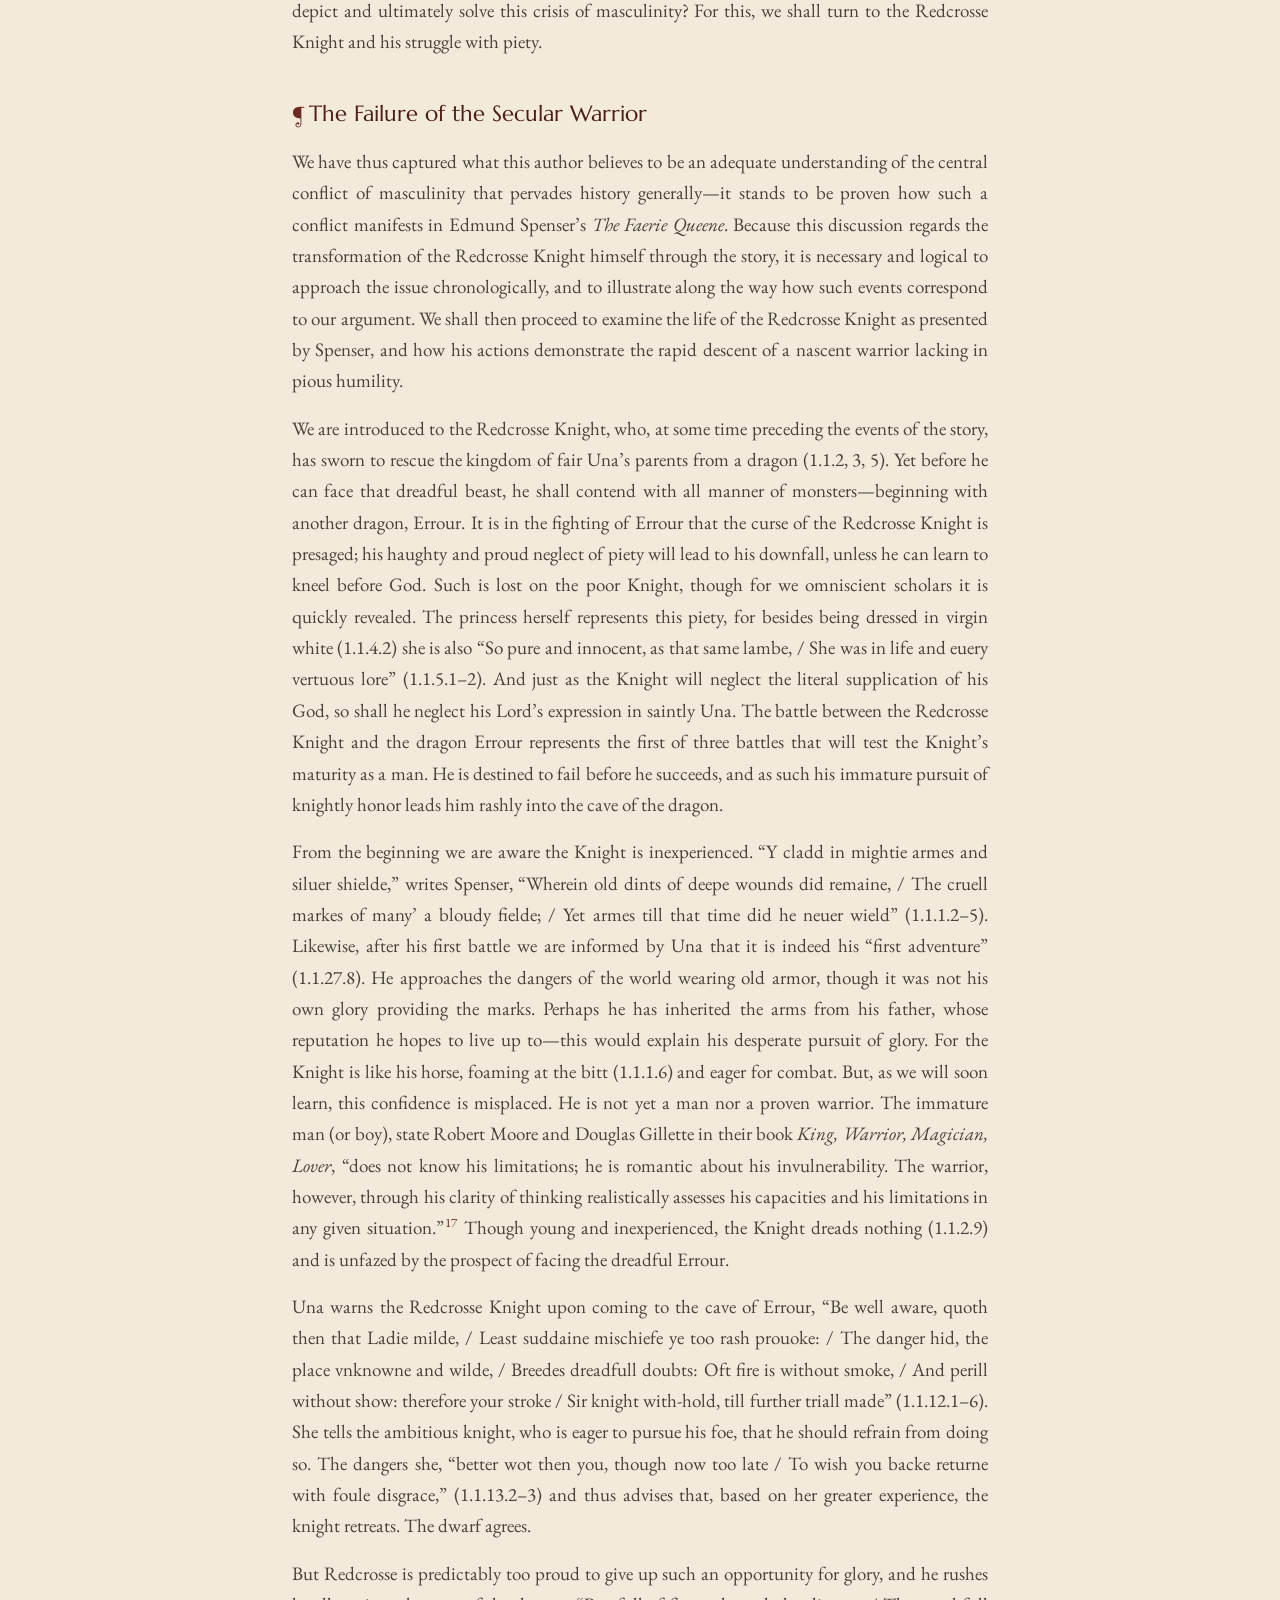
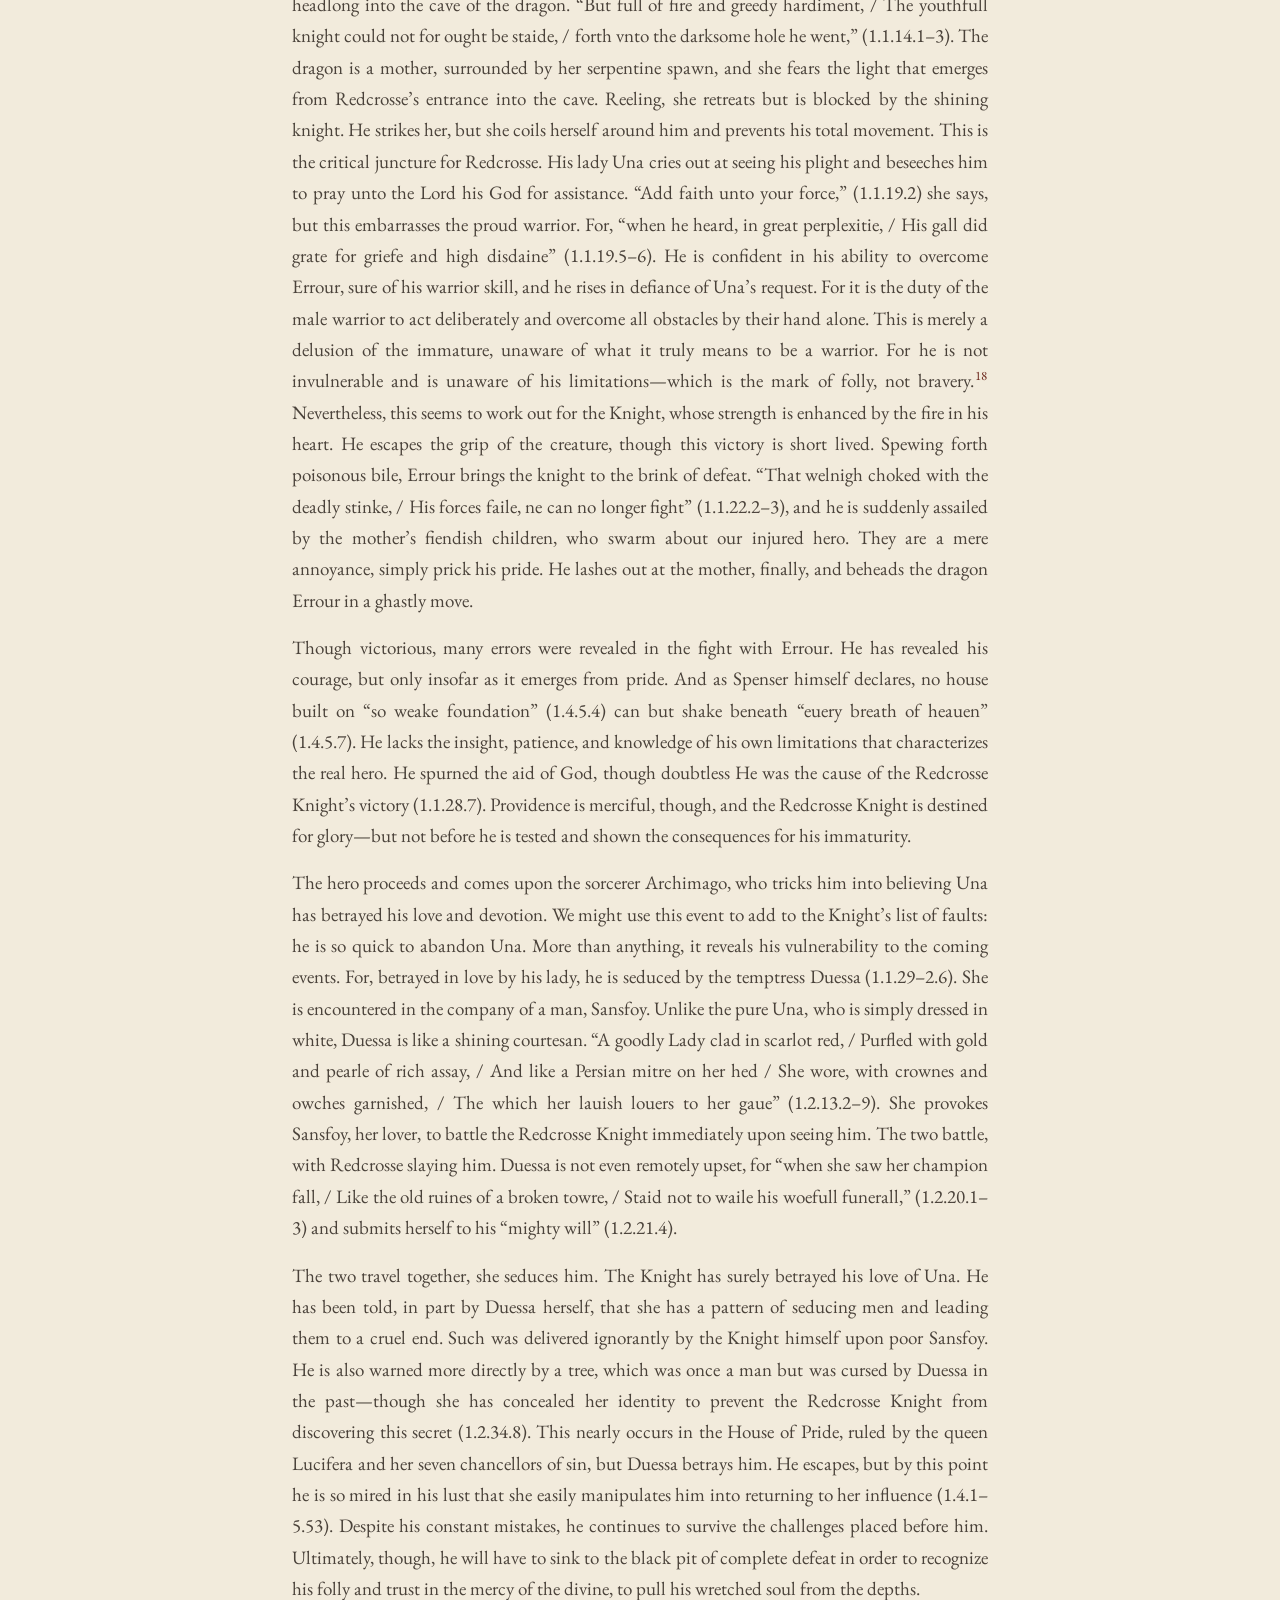
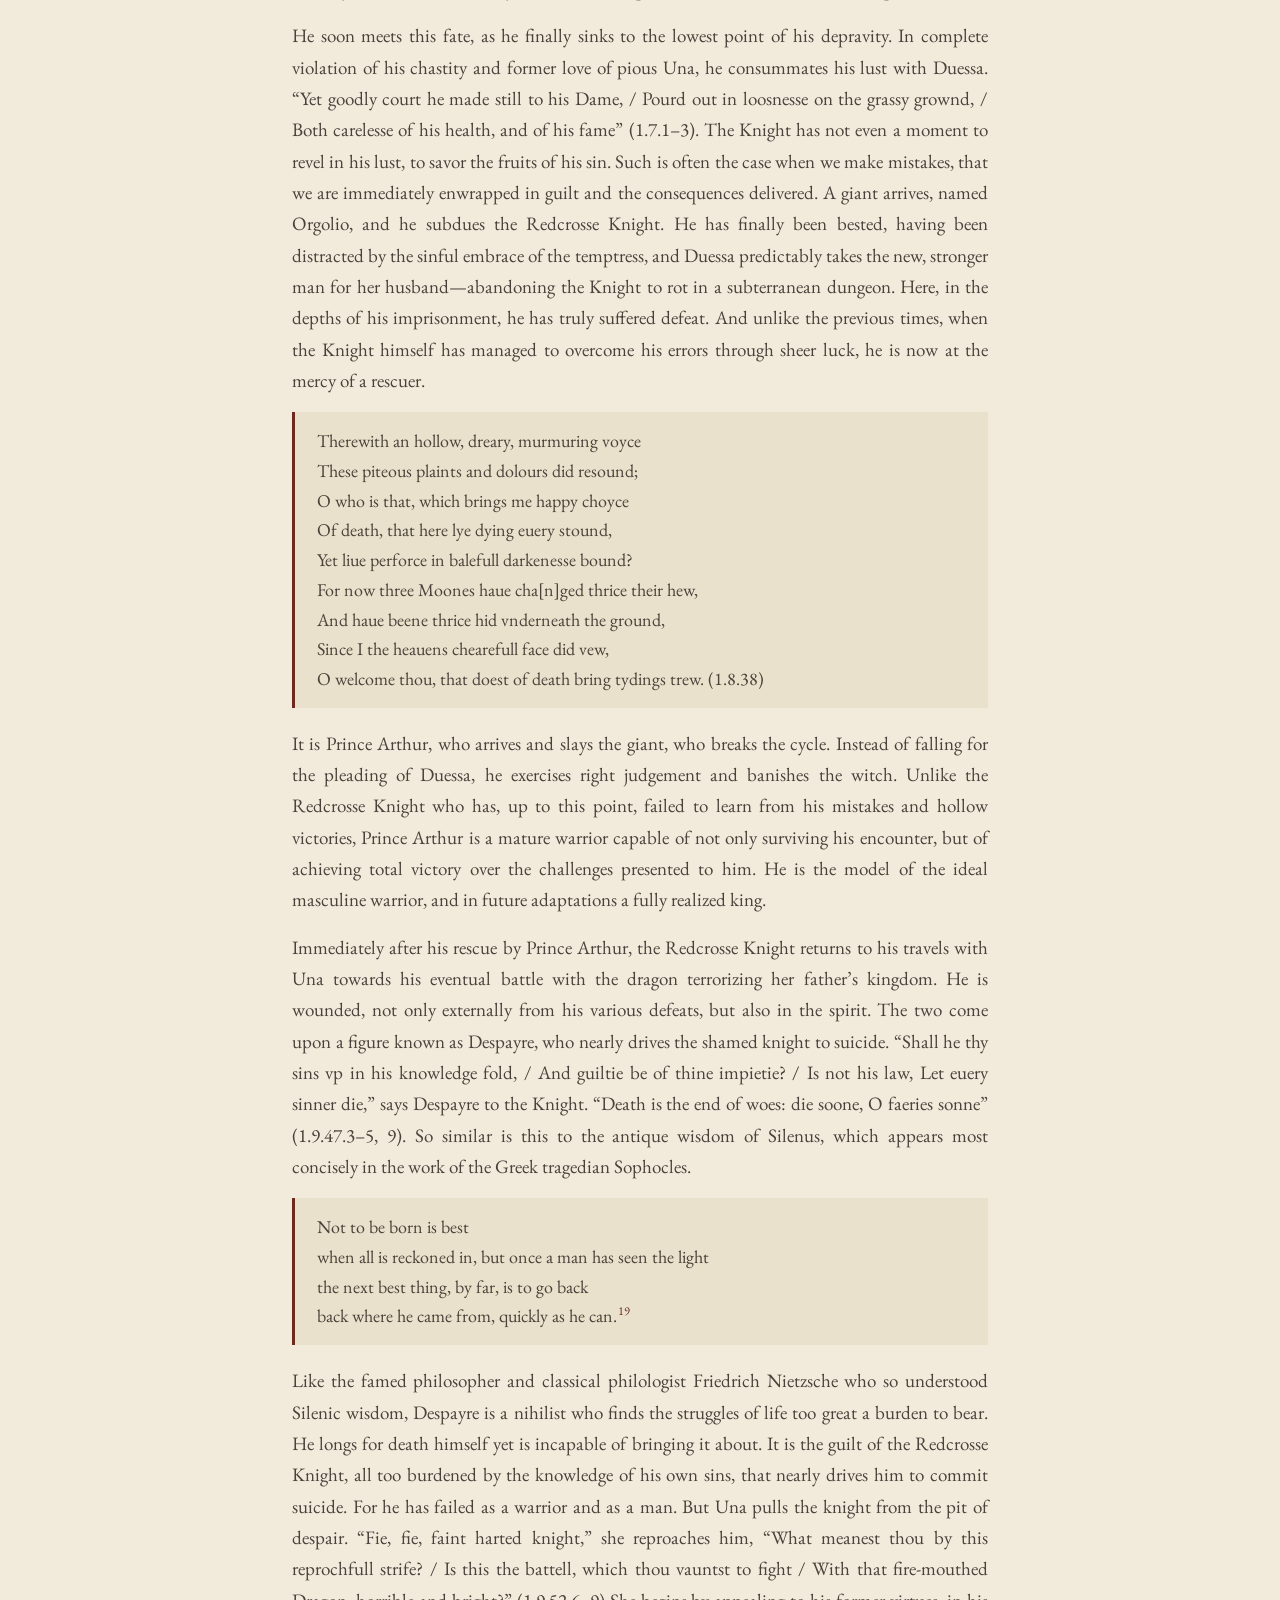
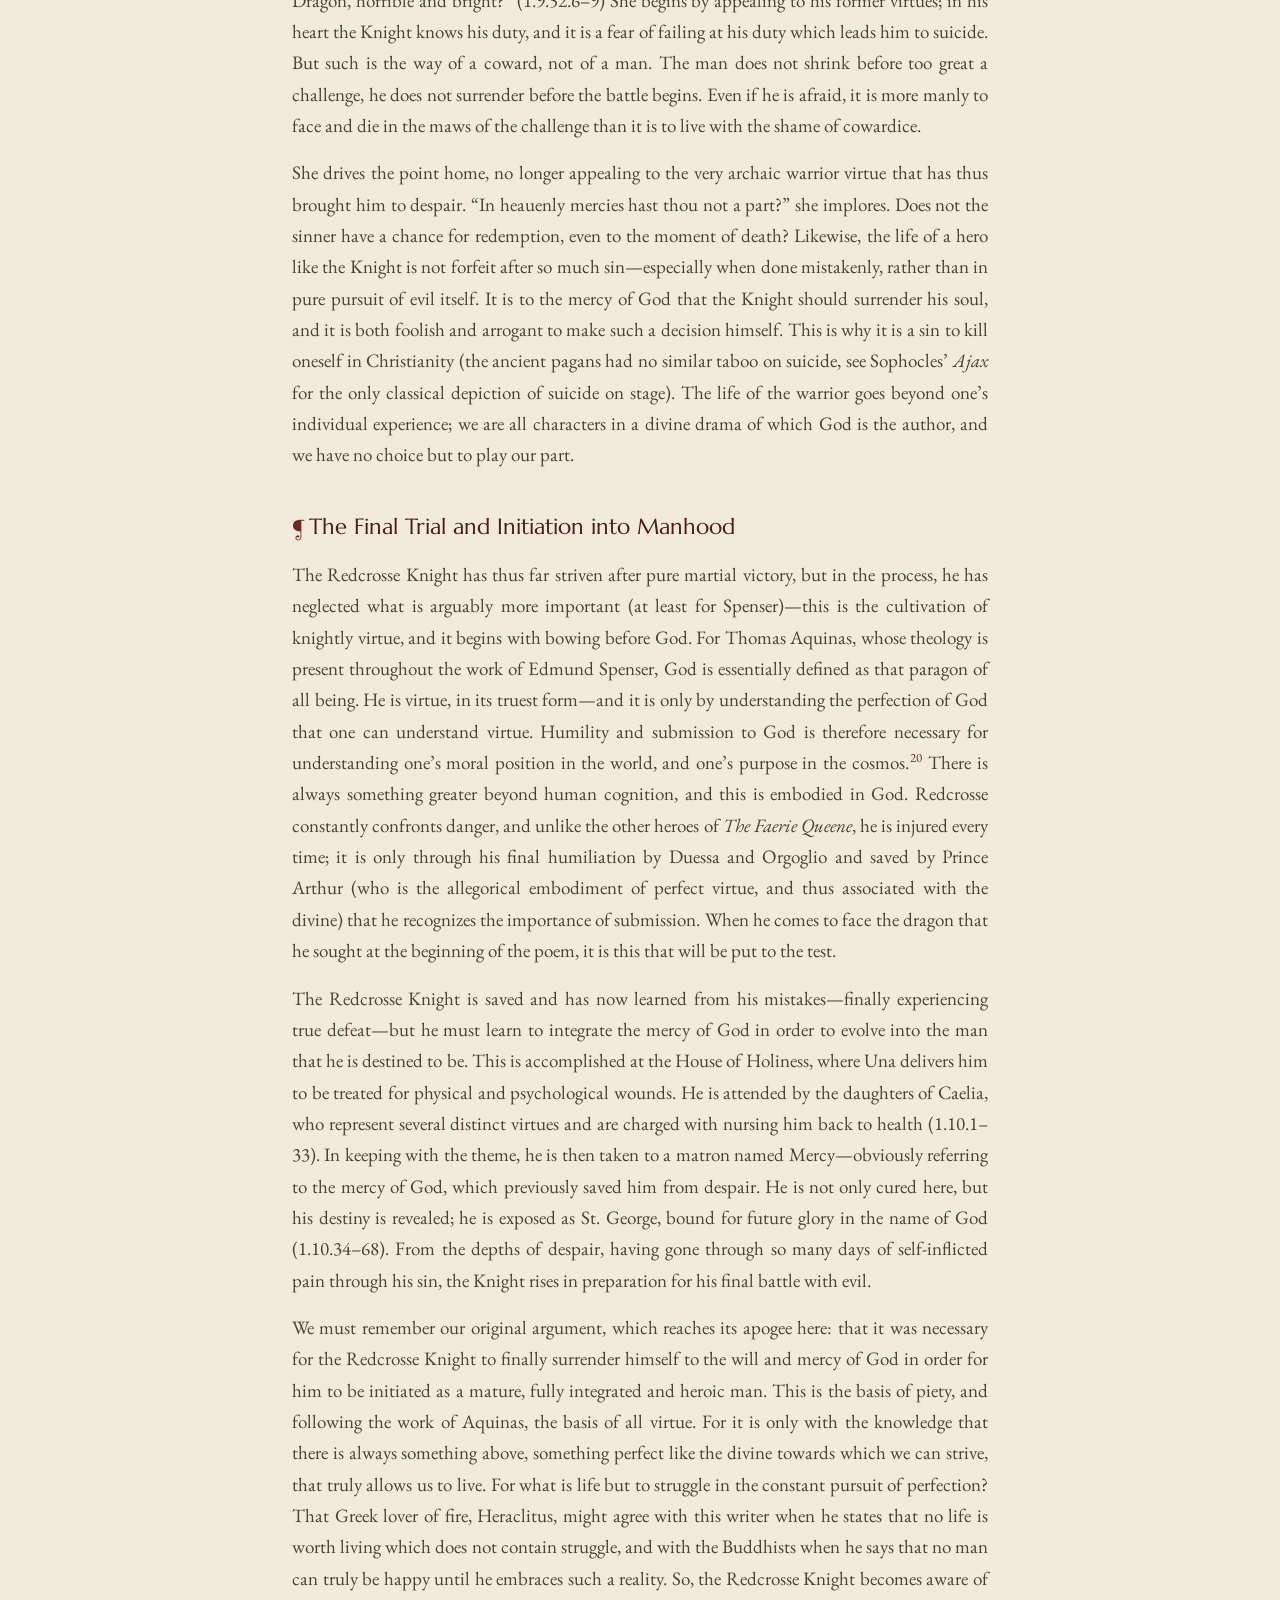
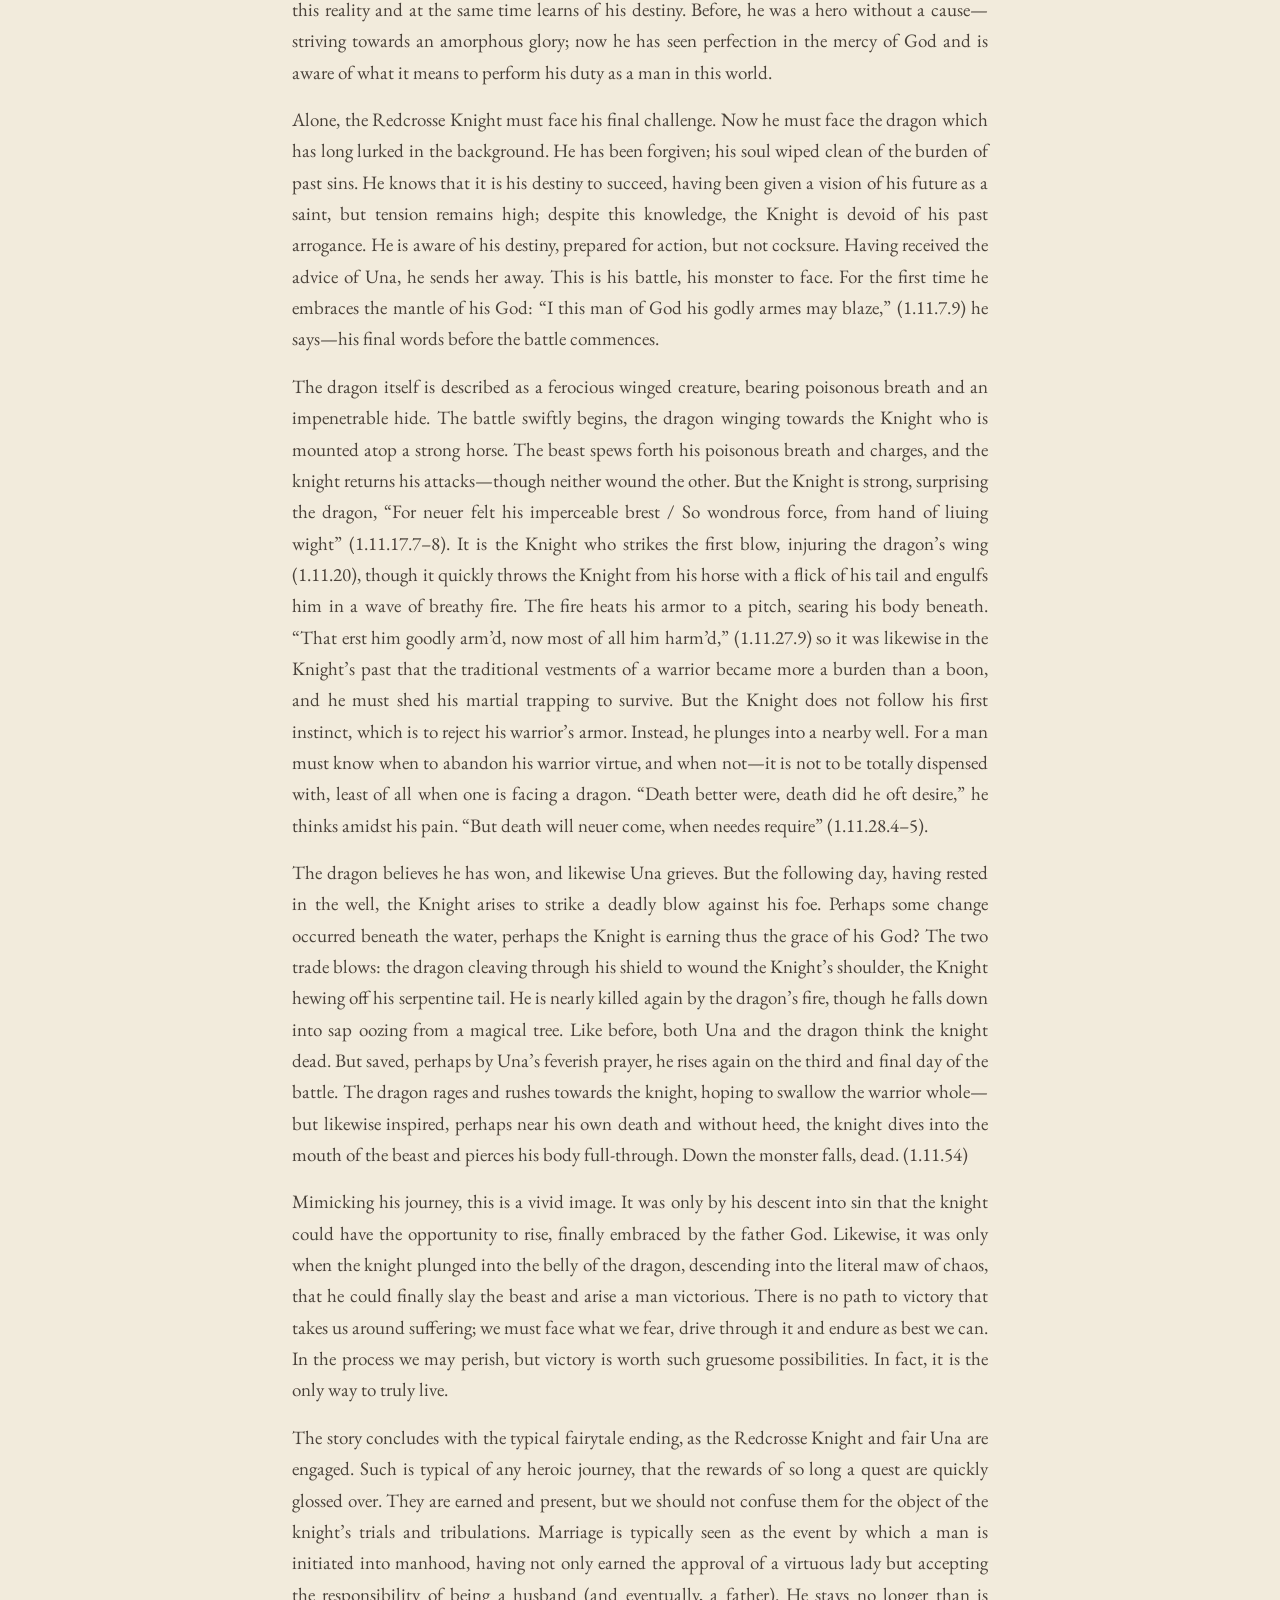
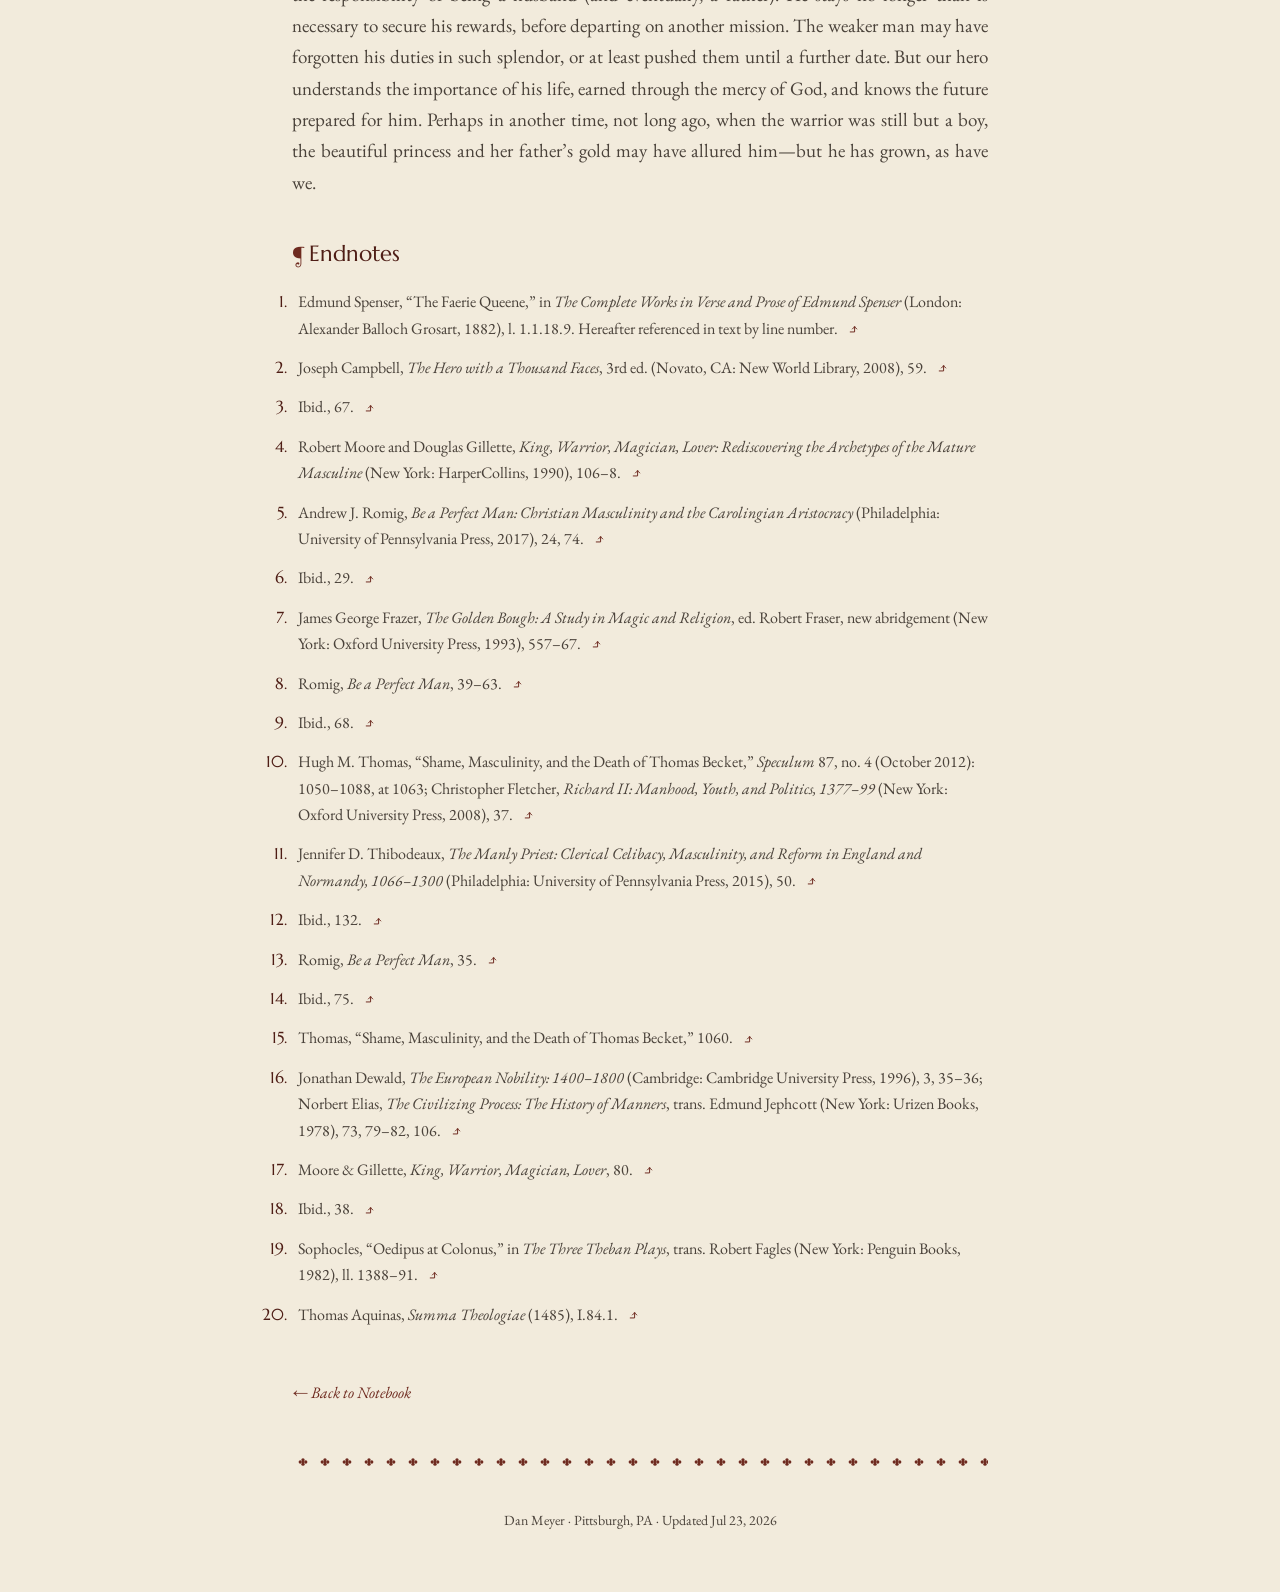
<file: notebook/god-helpe-the-man.html>
<!DOCTYPE html>
<html lang="en">
<head>
<meta charset="UTF-8">
<meta name="viewport" content="width=device-width, initial-scale=1">
<title>&ldquo;God Helpe the Man&rdquo; — Dan Meyer</title>
<meta property="og:type" content="website">
<meta property="og:site_name" content="Dan Meyer">
<meta property="og:title" content="&ldquo;God Helpe the Man&rdquo; &mdash; Dan Meyer">
<meta property="og:description" content="Divine humility and the masculine initiation of Spenser&rsquo;s Redcrosse Knight.">
<meta property="og:url" content="https://danpmeyer.com/notebook/god-helpe-the-man.html">
<meta property="og:image" content="https://danpmeyer.com/apple-touch-icon.png">
<meta name="twitter:card" content="summary">
<meta name="twitter:title" content="&ldquo;God Helpe the Man&rdquo; &mdash; Dan Meyer">
<meta name="twitter:description" content="Divine humility and the masculine initiation of Spenser&rsquo;s Redcrosse Knight.">
<link rel="icon" href="../favicon.ico" sizes="any">
<link rel="icon" type="image/png" href="../favicon-32x32.png">
<link rel="apple-touch-icon" href="../apple-touch-icon.png">
<link rel="stylesheet" href="../styles.css">
</head>
<body>
<div class="wrap">

  <header class="top">
    <a class="wordmark" href="../index.html">Dan Meyer</a>
    <input type="checkbox" id="nav-toggle" class="nav-toggle-checkbox">
    <label for="nav-toggle" class="nav-toggle-label" aria-label="Toggle menu">
      <span class="hamburger-line"></span>
      <span class="hamburger-line"></span>
      <span class="hamburger-line"></span>
    </label>
    <nav>
      <a href="../index.html">Home</a>
      <a class="active" href="index.html">Notebook</a>
      <a href="../reading/index.html">Reading</a>
    </nav>
  </header>
  <div class="fleuron-rule"></div>

  <section class="post-header">
    <p class="post-eyebrow">Dec 14, 2020</p>
    <h1 style="font-size:30px;">&ldquo;God helpe the man&rdquo;<span class="fn"><a href="#fn1" id="fnref1">1</a><span class="fn-tip">Edmund Spenser, &ldquo;The Faerie Queene,&rdquo; in <em>The Complete Works in Verse and Prose of Edmund Spenser</em> (London: Alexander Balloch Grosart, 1882), l. 1.1.18.9. Hereafter referenced in text by line number.</span></span></h1>
    <p class="subtitle">Divine Humility and the Masculine Initiation of the Redcrosse Knight</p>
    <p class="dateline">This essay was originally written for Dr. Danielle St. Hilaire&rsquo;s ENGL 411W: Edmund Spenser course at Duquesne University in Pittsburgh, PA, and was completed on December 13, 2020. Last revised December 14, 2020.</p>
  </section>

  <div class="fleuron-rule tight"></div>

  <section class="post-body">

    <blockquote><p>&ldquo;Beware that when fighting monsters you yourself do not become a monster. For when you gaze long into the abyss, the abyss gazes also into you.&rdquo;</p><cite>&mdash;Friedrich Nietzsche, <em>Beyond Good and Evil</em> (1886)</cite></blockquote>

    <p><span class="dropcap">E</span>dmund Spenser engaged in an ongoing and highly contested dialogue about how Renaissance men might demonstrate their traditional, martial masculinity while simultaneously adhering to an often-contradictory code of religious ethics. The Redcrosse Knight in particular, as the first heroic warrior of <em>The Faerie Queene</em> and the vehicle for Spenser&rsquo;s views on piety, serves as a gateway to rectifying this debate: an attempt by the knight to fulfill his traditional role as a secular warrior that leads to continued failure&mdash;first being injured by the dragon Errour due to his arrogance, followed by his seduction by Duessa and defeat by her giant lover, and his descent into despair&mdash;only to be finally redeemed through his successful integration of religious humility, acceptance of divine mercy, and concluding with his victory over a dragon and initiation into mature masculine society. This essay seeks to express the centrality of such humility in the face of divine mercy as a part of Spenser&rsquo;s view of the masculine male initiation into maturity, tracing it from a historical debate on the conflict between both secular warrior and religious scholarly cultures, through Renaissance discourse on courtly virtue, and finally in the tale of Spenser&rsquo;s Redcrosse Knight itself.</p>

    <h2>A Conflict of Masculinity</h2>

    <p>What does it mean to be a man? This is a question that often touches upon the greatest issues of an age, and such was certainly the case for Edmund Spenser. Before we can begin to interpret Spenser&rsquo;s <em>The Faerie Queene</em>, we must examine the historical context in which it emerged. Both the Protestant Reformation and the ascension of a powerful female monarch posed unique and serious threats to traditional concepts of masculinity, and Edmund Spenser necessarily found himself engaged in this dialogue about how the ideal English man ought to participate in his changing world. Yet these clashes were merely fresh expressions of a much older conflict, one which has neither a visible beginning nor a foreseeable conclusion.</p>

    <p>When one imagines the ideal medieval man, they likely picture a handsome warrior, sitting erect upon a sturdy steed, galloping off with a flourish of his sword as in some romantic fairytale. Warrior or martial culture identified virtue in chivalry, particularly in battle, and was often associated with the aristocracy. This is not an entirely inaccurate picture, although it is certainly incomplete. The romantic warrior has persisted as an archetype of ideal masculinity through the work of Chaucer, Spenser, Tennyson, Scott, and even into the modern world with the &ldquo;Jedi knights&rdquo; of George Lucas&rsquo; 1977 film <em>Star Wars</em> (to name only one example). I suspect that we are all intimately familiar with this concept of masculinity, and we will come to learn even more about it as we dive into Spenser&rsquo;s poem, but there is another face of the same male coin that is often neglected in popular imagination: this is the scholar.</p>

    <p>Perhaps the scholar is not immediately understood to be in the same vein as the chivalrous knight, but he has constantly challenged warrior culture for supremacy as the ideal masculine archetype. Scholars appear in literature, sometimes as the primary hero but more often as an aid or mentor. Intellectuals are typically depicted as &ldquo;some little fellow[s] of the wood, some wizard, some hermit, shepherd, or smith&rdquo; who renders aid unto the hero.<span class="fn"><a href="#fn2" id="fnref2">2</a><span class="fn-tip">Joseph Campbell, <em>The Hero with a Thousand Faces</em>, 3rd ed. (Novato, CA: New World Library, 2008), 59.</span></span> According to Joseph Campbell, &ldquo;The adventure is always and everywhere a passage beyond the veil of the known into the unknown,&rdquo;<span class="fn"><a href="#fn3" id="fnref3">3</a><span class="fn-tip">Ibid., 67.</span></span> and as such the scholar is uniquely positioned as a heroic figure due to his being a possessor of knowledge&mdash;and thus, a conqueror of the unknown. It is their capacity of awareness, ability to exercise creative insight, and knowledge of the sacred mysteries that gives them power.<span class="fn"><a href="#fn4" id="fnref4">4</a><span class="fn-tip">Robert Moore and Douglas Gillette, <em>King, Warrior, Magician, Lover: Rediscovering the Archetypes of the Mature Masculine</em> (New York: HarperCollins, 1990), 106&ndash;8.</span></span> Such literal literary themes are visible in Spenser&rsquo;s <em>The Faerie Queene</em> but are beyond the purview of this particular study. What is more important to our inquiry is the way that this seemingly exclusively literary conflict actually played out in reality, and the way that Spenser sought to integrate both the warrior and scholar through his depiction of a pious hero.</p>

    <p>Throughout history the scholarly concept of masculinity has been on the defensive, struggling against the seemingly insurmountable might of the warrior. The intellectual class of Europe consisted almost exclusively of religious clerics, typically educated in monasteries or, later, universities. Nowhere is the struggle between both martial and clerical masculinity more evident than the Christianization of Europe, which began with the conversion of Roman Emperor Constantine in 312 A.D. The polytheistic pagans of pre-Christian Europe were stereotyped as savage warriors whose entire society centered around the spilling of blood. Early Christians like Constantine, who converted after being &lsquo;granted victory&rsquo; by God in the Battle of Milvian Bridge (a decidedly pagan reason for conversion) often did not see a conflict between their martial activities and newfound faith.</p>

    <p>St. Augustine (354&ndash;430 A.D.), whose philosophy was vastly influential on early Christian Europe, held that &ldquo;the morality described in the New Testament refers in fact to ideal forms that can only exist completely in the Kingdom of Heaven.&rdquo;<span class="fn"><a href="#fn5" id="fnref5">5</a><span class="fn-tip">Andrew J. Romig, <em>Be a Perfect Man: Christian Masculinity and the Carolingian Aristocracy</em> (Philadelphia: University of Pennsylvania Press, 2017), 24, 74.</span></span> Such a view accords well with the struggles of fitting Christian ethics on prospective pagan converts, who may resist joining a religion which outright condemns their way of life. But Christianity swept across the empire in only a few generations, and Rome quickly became majority Christian by the reign of Theodosius I (r. 379&ndash;395 A.D.). The reforms of St. Augustine suggested that perfect Christian virtue was only achievable in monasteries, which were cut off from the vice of broader society&mdash;seemingly restricting salvation from most Christians. Pope Gregory I (c. 540&ndash;604 A.D.) believed that anyone could be trained to be moral with the proper guide.<span class="fn"><a href="#fn6" id="fnref6">6</a><span class="fn-tip">Romig, <em>Be a Perfect Man</em>, 29.</span></span> Christians could no longer pass their sins onto reclusive clerics like scapegoats.<span class="fn"><a href="#fn7" id="fnref7">7</a><span class="fn-tip">James George Frazer, <em>The Golden Bough: A Study in Magic and Religion</em>, ed. Robert Fraser (New York: Oxford University Press, 1993), 557&ndash;67.</span></span> Successive generations of European rulers had to contend with contradictions between the traditional life of a warrior and that of a devoted Christian man.</p>

    <p>One needs only consider the life of Louis the Pious, son and successor of Charlemagne, King of the Franks, which paints a vibrant picture of this conflict. Pope Gregory I held that <em>caritas</em>, meaning love or charity towards one&rsquo;s fellow man, was the paramount virtue of Christian men. Such devotion was possible for clerics and perhaps other lay people whose livelihood did not depend on warfare, but for the medieval aristocracy of Europe it was unfathomable. Some nobles, such as the Duke Eric of Friuli and Count Wido of Brittany, were committed to living a secular life in strict accordance with Christian ethics&mdash;but they were in the minority.<span class="fn"><a href="#fn8" id="fnref8">8</a><span class="fn-tip">Romig, <em>Be a Perfect Man</em>, 39&ndash;63.</span></span> For the medieval nobleman warfare was not only an occupation (and one which could pay handsomely), it was the very way in which they defined manhood. Louis&rsquo; departure from these martial norms baffled his contemporaries, who scrambled to justify his reign using the Gregorian language of <em>caritas</em>. Although Louis did not eschew violence altogether, he ultimately forgave many of his opponents and allowed them to return free to his empire&mdash;only to repeatedly watch them betray his benevolence. These rebellions plagued his reign, ultimately resulting in the fragmentation of the empire among his defiant children, but despite this failure his biographers &ldquo;constructed Louis as an avatar of empathetic masculinity as a means of demonstrating his imperial authority, even in defeat.&rdquo;<span class="fn"><a href="#fn9" id="fnref9">9</a><span class="fn-tip">Romig, <em>Be a Perfect Man</em>, 68.</span></span> It was Louis&rsquo; piety and devotion to Christian morality which gave him the right to rule, not his martial prowess.</p>

<p>Medieval clerics argued that they embodied a more mature and effective masculinity because of their capability to cultivate virtue, which came from segregating themselves from a broader society that valued debauchery, decadence, and aggression. Clerics were engaged in a battle with sin, which required far more discipline and strength than any amount of martial training.<span class="fn"><a href="#fn10" id="fnref10">10</a><span class="fn-tip">Hugh M. Thomas, &ldquo;Shame, Masculinity, and the Death of Thomas Becket,&rdquo; <em>Speculum</em> 87, no. 4 (October 2012): 1050&ndash;1088, at 1063; Christopher Fletcher, <em>Richard II: Manhood, Youth, and Politics, 1377&ndash;99</em> (New York: Oxford University Press, 2008), 37.</span></span> In fact, this is the reason for growing restrictions on religious positions between the eleventh and fourteenth centuries in Europe, particularly regarding clerical celibacy. The failure of clerics to remain celibate both humiliated the church and polluted the sacrament, demonstrating a lack of moral strength on the part of the religious man.<span class="fn"><a href="#fn11" id="fnref11">11</a><span class="fn-tip">Jennifer D. Thibodeaux, <em>The Manly Priest: Clerical Celibacy, Masculinity, and Reform in England and Normandy, 1066&ndash;1300</em> (Philadelphia: University of Pennsylvania Press, 2015), 50.</span></span> Not only was the man who held himself up to a moral code more disciplined, stronger, and more effective as a servant of God&mdash;he was manlier. &ldquo;What reformers had defined as effeminacy, demonstrated by an excessive love of women and sex, these clerics potentially used as social demonstration of their masculinity.&rdquo;<span class="fn"><a href="#fn12" id="fnref12">12</a><span class="fn-tip">Ibid., 132.</span></span> Similar things could be said for a secular reign, as piety and devotion to Christian morality justifies one&rsquo;s reign as wise and benevolent.<span class="fn"><a href="#fn13" id="fnref13">13</a><span class="fn-tip">Romig, <em>Be a Perfect Man</em>, 35.</span></span> Louis the Pious perfectly modeled this form of masculinity, which was uncommon outside of the clergy.<span class="fn"><a href="#fn14" id="fnref14">14</a><span class="fn-tip">Ibid., 75.</span></span> Just as clerics were capable of circumventing standard criticisms of their masculinity by comparing their religious struggle to battle, Louis was able to re-frame an otherwise disastrous reign as an example of secular piety.</p>

    <p>Edmund Spenser embarks on a similar journey, framing strict traditional religious virtues through tales of martial heroes. These warriors, as we will learn from the Redcrosse Knight and subsequent champions, not only benefited spiritually from adopting these virtues&mdash;it was necessary to attain victory on the battlefield.</p>

    <p>This is not to suggest that men conforming to this clerical model of masculinity were without criticism; they were often attacked for their celibacy and rejection of violence.<span class="fn"><a href="#fn15" id="fnref15">15</a><span class="fn-tip">Thomas, &ldquo;Shame, Masculinity, and the Death of Thomas Becket,&rdquo; 1060.</span></span> Participation in warfare and marriage were cornerstones of medieval masculinity, and those men who failed to fulfill these responsibilities were viewed as both effeminate and immature.</p>

<p>The Renaissance saw the flourishing of a sophisticated courtly scene around Queen Elizabeth, which typically provoked accusations of moral degradation and the feminization of the English aristocracy. The same language was used to criticize these courtiers as was used before with clerics. In reality these changes emerged out of the widespread need for European nobles to redefine and separate themselves from social inferiors. The warrior was replaced by the courtier as the chief occupation of the nobility, but without the prestige that came from defending the realm. The aristocracy thus placed an increasing emphasis on self-control and refinement of character in order to demonstrate their sophisticated taste, virtuous character, and natural leadership.<span class="fn"><a href="#fn16" id="fnref16">16</a><span class="fn-tip">Jonathan Dewald, <em>The European Nobility: 1400&ndash;1800</em> (Cambridge: Cambridge University Press, 1996), 3, 35&ndash;36; Norbert Elias, <em>The Civilizing Process: The History of Manners</em>, trans. Edmund Jephcott (New York: Urizen Books, 1978), 73, 79&ndash;82, 106.</span></span> Much of this included extravagant spending and visits to the royal court or prestigious salons, where courtiers could demonstrate their wit and wisdom. This was part of the motivation behind Spenser&rsquo;s writing of <em>The Faerie Queene</em>, which he dedicated to the queen Elizabeth herself and hoped would ingratiate among the aristocracy (he would have been familiar with the work of Baldassare Castiglione, which heavily influenced his contemporary William Shakespeare).</p>

    <p>After such a long and winding journey, we must return to the more direct focus of this study. This conflict between the warrior and scholarly masculinity is present throughout Spenser&rsquo;s <em>The Faerie Queene</em> as he attempts to illustrate his own view of the virtuous self. How does Spenser depict and ultimately solve this crisis of masculinity? For this, we shall turn to the Redcrosse Knight and his struggle with piety.</p>

    <h2>The Failure of the Secular Warrior</h2>

    <p>We have thus captured what this author believes to be an adequate understanding of the central conflict of masculinity that pervades history generally&mdash;it stands to be proven how such a conflict manifests in Edmund Spenser&rsquo;s <em>The Faerie Queene</em>. Because this discussion regards the transformation of the Redcrosse Knight himself through the story, it is necessary and logical to approach the issue chronologically, and to illustrate along the way how such events correspond to our argument. We shall then proceed to examine the life of the Redcrosse Knight as presented by Spenser, and how his actions demonstrate the rapid descent of a nascent warrior lacking in pious humility.</p>

    <p>We are introduced to the Redcrosse Knight, who, at some time preceding the events of the story, has sworn to rescue the kingdom of fair Una&rsquo;s parents from a dragon (1.1.2, 3, 5). Yet before he can face that dreadful beast, he shall contend with all manner of monsters&mdash;beginning with another dragon, Errour. It is in the fighting of Errour that the curse of the Redcrosse Knight is presaged; his haughty and proud neglect of piety will lead to his downfall, unless he can learn to kneel before God. Such is lost on the poor Knight, though for we omniscient scholars it is quickly revealed. The princess herself represents this piety, for besides being dressed in virgin white (1.1.4.2) she is also &ldquo;So pure and innocent, as that same lambe, / She was in life and euery vertuous lore&rdquo; (1.1.5.1&ndash;2). And just as the Knight will neglect the literal supplication of his God, so shall he neglect his Lord&rsquo;s expression in saintly Una. The battle between the Redcrosse Knight and the dragon Errour represents the first of three battles that will test the Knight&rsquo;s maturity as a man. He is destined to fail before he succeeds, and as such his immature pursuit of knightly honor leads him rashly into the cave of the dragon.</p>

    <p>From the beginning we are aware the Knight is inexperienced. &ldquo;Y cladd in mightie armes and siluer shielde,&rdquo; writes Spenser, &ldquo;Wherein old dints of deepe wounds did remaine, / The cruell markes of many&rsquo; a bloudy fielde; / Yet armes till that time did he neuer wield&rdquo; (1.1.1.2&ndash;5). Likewise, after his first battle we are informed by Una that it is indeed his &ldquo;first adventure&rdquo; (1.1.27.8). He approaches the dangers of the world wearing old armor, though it was not his own glory providing the marks. Perhaps he has inherited the arms from his father, whose reputation he hopes to live up to&mdash;this would explain his desperate pursuit of glory. For the Knight is like his horse, foaming at the bitt (1.1.1.6) and eager for combat. But, as we will soon learn, this confidence is misplaced. He is not yet a man nor a proven warrior. The immature man (or boy), state Robert Moore and Douglas Gillette in their book <em>King, Warrior, Magician, Lover</em>, &ldquo;does not know his limitations; he is romantic about his invulnerability. The warrior, however, through his clarity of thinking realistically assesses his capacities and his limitations in any given situation.&rdquo;<span class="fn"><a href="#fn17" id="fnref17">17</a><span class="fn-tip">Moore &amp; Gillette, <em>King, Warrior, Magician, Lover</em>, 80.</span></span> Though young and inexperienced, the Knight dreads nothing (1.1.2.9) and is unfazed by the prospect of facing the dreadful Errour.</p>

    <p>Una warns the Redcrosse Knight upon coming to the cave of Errour, &ldquo;Be well aware, quoth then that Ladie milde, / Least suddaine mischiefe ye too rash prouoke: / The danger hid, the place vnknowne and wilde, / Breedes dreadfull doubts: Oft fire is without smoke, / And perill without show: therefore your stroke / Sir knight with-hold, till further triall made&rdquo; (1.1.12.1&ndash;6). She tells the ambitious knight, who is eager to pursue his foe, that he should refrain from doing so. The dangers she, &ldquo;better wot then you, though now too late / To wish you backe returne with foule disgrace,&rdquo; (1.1.13.2&ndash;3) and thus advises that, based on her greater experience, the knight retreats. The dwarf agrees.</p>

<p>But Redcrosse is predictably too proud to give up such an opportunity for glory, and he rushes headlong into the cave of the dragon. &ldquo;But full of fire and greedy hardiment, / The youthfull knight could not for ought be staide, / forth vnto the darksome hole he went,&rdquo; (1.1.14.1&ndash;3). The dragon is a mother, surrounded by her serpentine spawn, and she fears the light that emerges from Redcrosse&rsquo;s entrance into the cave. Reeling, she retreats but is blocked by the shining knight. He strikes her, but she coils herself around him and prevents his total movement. This is the critical juncture for Redcrosse. His lady Una cries out at seeing his plight and beseeches him to pray unto the Lord his God for assistance. &ldquo;Add faith unto your force,&rdquo; (1.1.19.2) she says, but this embarrasses the proud warrior. For, &ldquo;when he heard, in great perplexitie, / His gall did grate for griefe and high disdaine&rdquo; (1.1.19.5&ndash;6). He is confident in his ability to overcome Errour, sure of his warrior skill, and he rises in defiance of Una&rsquo;s request. For it is the duty of the male warrior to act deliberately and overcome all obstacles by their hand alone. This is merely a delusion of the immature, unaware of what it truly means to be a warrior. For he is not invulnerable and is unaware of his limitations&mdash;which is the mark of folly, not bravery.<span class="fn"><a href="#fn18" id="fnref18">18</a><span class="fn-tip">Ibid., 38.</span></span> Nevertheless, this seems to work out for the Knight, whose strength is enhanced by the fire in his heart. He escapes the grip of the creature, though this victory is short lived. Spewing forth poisonous bile, Errour brings the knight to the brink of defeat. &ldquo;That welnigh choked with the deadly stinke, / His forces faile, ne can no longer fight&rdquo; (1.1.22.2&ndash;3), and he is suddenly assailed by the mother&rsquo;s fiendish children, who swarm about our injured hero. They are a mere annoyance, simply prick his pride. He lashes out at the mother, finally, and beheads the dragon Errour in a ghastly move.</p>

    <p>Though victorious, many errors were revealed in the fight with Errour. He has revealed his courage, but only insofar as it emerges from pride. And as Spenser himself declares, no house built on &ldquo;so weake foundation&rdquo; (1.4.5.4) can but shake beneath &ldquo;euery breath of heauen&rdquo; (1.4.5.7). He lacks the insight, patience, and knowledge of his own limitations that characterizes the real hero. He spurned the aid of God, though doubtless He was the cause of the Redcrosse Knight&rsquo;s victory (1.1.28.7). Providence is merciful, though, and the Redcrosse Knight is destined for glory&mdash;but not before he is tested and shown the consequences for his immaturity.</p>

    <p>The hero proceeds and comes upon the sorcerer Archimago, who tricks him into believing Una has betrayed his love and devotion. We might use this event to add to the Knight&rsquo;s list of faults: he is so quick to abandon Una. More than anything, it reveals his vulnerability to the coming events. For, betrayed in love by his lady, he is seduced by the temptress Duessa (1.1.29&ndash;2.6). She is encountered in the company of a man, Sansfoy. Unlike the pure Una, who is simply dressed in white, Duessa is like a shining courtesan. &ldquo;A goodly Lady clad in scarlot red, / Purfled with gold and pearle of rich assay, / And like a Persian mitre on her hed / She wore, with crownes and owches garnished, / The which her lauish louers to her gaue&rdquo; (1.2.13.2&ndash;9). She provokes Sansfoy, her lover, to battle the Redcrosse Knight immediately upon seeing him. The two battle, with Redcrosse slaying him. Duessa is not even remotely upset, for &ldquo;when she saw her champion fall, / Like the old ruines of a broken towre, / Staid not to waile his woefull funerall,&rdquo; (1.2.20.1&ndash;3) and submits herself to his &ldquo;mighty will&rdquo; (1.2.21.4).</p>

    <p>The two travel together, she seduces him. The Knight has surely betrayed his love of Una. He has been told, in part by Duessa herself, that she has a pattern of seducing men and leading them to a cruel end. Such was delivered ignorantly by the Knight himself upon poor Sansfoy. He is also warned more directly by a tree, which was once a man but was cursed by Duessa in the past&mdash;though she has concealed her identity to prevent the Redcrosse Knight from discovering this secret (1.2.34.8). This nearly occurs in the House of Pride, ruled by the queen Lucifera and her seven chancellors of sin, but Duessa betrays him. He escapes, but by this point he is so mired in his lust that she easily manipulates him into returning to her influence (1.4.1&ndash;5.53). Despite his constant mistakes, he continues to survive the challenges placed before him. Ultimately, though, he will have to sink to the black pit of complete defeat in order to recognize his folly and trust in the mercy of the divine, to pull his wretched soul from the depths.</p>

    <p>He soon meets this fate, as he finally sinks to the lowest point of his depravity. In complete violation of his chastity and former love of pious Una, he consummates his lust with Duessa. &ldquo;Yet goodly court he made still to his Dame, / Pourd out in loosnesse on the grassy grownd, / Both carelesse of his health, and of his fame&rdquo; (1.7.1&ndash;3). The Knight has not even a moment to revel in his lust, to savor the fruits of his sin. Such is often the case when we make mistakes, that we are immediately enwrapped in guilt and the consequences delivered. A giant arrives, named Orgolio, and he subdues the Redcrosse Knight. He has finally been bested, having been distracted by the sinful embrace of the temptress, and Duessa predictably takes the new, stronger man for her husband&mdash;abandoning the Knight to rot in a subterranean dungeon. Here, in the depths of his imprisonment, he has truly suffered defeat. And unlike the previous times, when the Knight himself has managed to overcome his errors through sheer luck, he is now at the mercy of a rescuer.</p>

    <blockquote><p>Therewith an hollow, dreary, murmuring voyce<br>These piteous plaints and dolours did resound;<br>O who is that, which brings me happy choyce<br>Of death, that here lye dying euery stound,<br>Yet liue perforce in balefull darkenesse bound?<br>For now three Moones haue cha[n]ged thrice their hew,<br>And haue beene thrice hid vnderneath the ground,<br>Since I the heauens chearefull face did vew,<br>O welcome thou, that doest of death bring tydings trew. (1.8.38)</p></blockquote>

    <p>It is Prince Arthur, who arrives and slays the giant, who breaks the cycle. Instead of falling for the pleading of Duessa, he exercises right judgement and banishes the witch. Unlike the Redcrosse Knight who has, up to this point, failed to learn from his mistakes and hollow victories, Prince Arthur is a mature warrior capable of not only surviving his encounter, but of achieving total victory over the challenges presented to him. He is the model of the ideal masculine warrior, and in future adaptations a fully realized king.</p>

<p>Immediately after his rescue by Prince Arthur, the Redcrosse Knight returns to his travels with Una towards his eventual battle with the dragon terrorizing her father&rsquo;s kingdom. He is wounded, not only externally from his various defeats, but also in the spirit. The two come upon a figure known as Despayre, who nearly drives the shamed knight to suicide. &ldquo;Shall he thy sins vp in his knowledge fold, / And guiltie be of thine impietie? / Is not his law, Let euery sinner die,&rdquo; says Despayre to the Knight. &ldquo;Death is the end of woes: die soone, O faeries sonne&rdquo; (1.9.47.3&ndash;5, 9). So similar is this to the antique wisdom of Silenus, which appears most concisely in the work of the Greek tragedian Sophocles.</p>

    <blockquote><p>Not to be born is best<br>when all is reckoned in, but once a man has seen the light<br>the next best thing, by far, is to go back<br>back where he came from, quickly as he can.<span class="fn"><a href="#fn19" id="fnref19">19</a><span class="fn-tip">Sophocles, &ldquo;Oedipus at Colonus,&rdquo; in <em>The Three Theban Plays</em>, trans. Robert Fagles (New York: Penguin Books, 1982), ll. 1388&ndash;91.</span></span></p></blockquote>

    <p>Like the famed philosopher and classical philologist Friedrich Nietzsche who so understood Silenic wisdom, Despayre is a nihilist who finds the struggles of life too great a burden to bear. He longs for death himself yet is incapable of bringing it about. It is the guilt of the Redcrosse Knight, all too burdened by the knowledge of his own sins, that nearly drives him to commit suicide. For he has failed as a warrior and as a man. But Una pulls the knight from the pit of despair. &ldquo;Fie, fie, faint harted knight,&rdquo; she reproaches him, &ldquo;What meanest thou by this reprochfull strife? / Is this the battell, which thou vauntst to fight / With that fire-mouthed Dragon, horrible and bright?&rdquo; (1.9.52.6&ndash;9) She begins by appealing to his former virtues; in his heart the Knight knows his duty, and it is a fear of failing at his duty which leads him to suicide. But such is the way of a coward, not of a man. The man does not shrink before too great a challenge, he does not surrender before the battle begins. Even if he is afraid, it is more manly to face and die in the maws of the challenge than it is to live with the shame of cowardice.</p>

    <p>She drives the point home, no longer appealing to the very archaic warrior virtue that has thus brought him to despair. &ldquo;In heauenly mercies hast thou not a part?&rdquo; she implores. Does not the sinner have a chance for redemption, even to the moment of death? Likewise, the life of a hero like the Knight is not forfeit after so much sin&mdash;especially when done mistakenly, rather than in pure pursuit of evil itself. It is to the mercy of God that the Knight should surrender his soul, and it is both foolish and arrogant to make such a decision himself. This is why it is a sin to kill oneself in Christianity (the ancient pagans had no similar taboo on suicide, see Sophocles&rsquo; <em>Ajax</em> for the only classical depiction of suicide on stage). The life of the warrior goes beyond one&rsquo;s individual experience; we are all characters in a divine drama of which God is the author, and we have no choice but to play our part.</p>

    <h2>The Final Trial and Initiation into Manhood</h2>

    <p>The Redcrosse Knight has thus far striven after pure martial victory, but in the process, he has neglected what is arguably more important (at least for Spenser)&mdash;this is the cultivation of knightly virtue, and it begins with bowing before God. For Thomas Aquinas, whose theology is present throughout the work of Edmund Spenser, God is essentially defined as that paragon of all being. He is virtue, in its truest form&mdash;and it is only by understanding the perfection of God that one can understand virtue. Humility and submission to God is therefore necessary for understanding one&rsquo;s moral position in the world, and one&rsquo;s purpose in the cosmos.<span class="fn"><a href="#fn20" id="fnref20">20</a><span class="fn-tip">Thomas Aquinas, <em>Summa Theologiae</em> (1485), I.84.1.</span></span> There is always something greater beyond human cognition, and this is embodied in God. Redcrosse constantly confronts danger, and unlike the other heroes of <em>The Faerie Queene</em>, he is injured every time; it is only through his final humiliation by Duessa and Orgoglio and saved by Prince Arthur (who is the allegorical embodiment of perfect virtue, and thus associated with the divine) that he recognizes the importance of submission. When he comes to face the dragon that he sought at the beginning of the poem, it is this that will be put to the test.</p>

    <p>The Redcrosse Knight is saved and has now learned from his mistakes&mdash;finally experiencing true defeat&mdash;but he must learn to integrate the mercy of God in order to evolve into the man that he is destined to be. This is accomplished at the House of Holiness, where Una delivers him to be treated for physical and psychological wounds. He is attended by the daughters of Caelia, who represent several distinct virtues and are charged with nursing him back to health (1.10.1&ndash;33). In keeping with the theme, he is then taken to a matron named Mercy&mdash;obviously referring to the mercy of God, which previously saved him from despair. He is not only cured here, but his destiny is revealed; he is exposed as St. George, bound for future glory in the name of God (1.10.34&ndash;68). From the depths of despair, having gone through so many days of self-inflicted pain through his sin, the Knight rises in preparation for his final battle with evil.</p>

    <p>We must remember our original argument, which reaches its apogee here: that it was necessary for the Redcrosse Knight to finally surrender himself to the will and mercy of God in order for him to be initiated as a mature, fully integrated and heroic man. This is the basis of piety, and following the work of Aquinas, the basis of all virtue. For it is only with the knowledge that there is always something above, something perfect like the divine towards which we can strive, that truly allows us to live. For what is life but to struggle in the constant pursuit of perfection? That Greek lover of fire, Heraclitus, might agree with this writer when he states that no life is worth living which does not contain struggle, and with the Buddhists when he says that no man can truly be happy until he embraces such a reality. So, the Redcrosse Knight becomes aware of this reality and at the same time learns of his destiny. Before, he was a hero without a cause&mdash;striving towards an amorphous glory; now he has seen perfection in the mercy of God and is aware of what it means to perform his duty as a man in this world.</p>

    <p>Alone, the Redcrosse Knight must face his final challenge. Now he must face the dragon which has long lurked in the background. He has been forgiven; his soul wiped clean of the burden of past sins. He knows that it is his destiny to succeed, having been given a vision of his future as a saint, but tension remains high; despite this knowledge, the Knight is devoid of his past arrogance. He is aware of his destiny, prepared for action, but not cocksure. Having received the advice of Una, he sends her away. This is his battle, his monster to face. For the first time he embraces the mantle of his God: &ldquo;I this man of God his godly armes may blaze,&rdquo; (1.11.7.9) he says&mdash;his final words before the battle commences.</p>

<p>The dragon itself is described as a ferocious winged creature, bearing poisonous breath and an impenetrable hide. The battle swiftly begins, the dragon winging towards the Knight who is mounted atop a strong horse. The beast spews forth his poisonous breath and charges, and the knight returns his attacks&mdash;though neither wound the other. But the Knight is strong, surprising the dragon, &ldquo;For neuer felt his imperceable brest / So wondrous force, from hand of liuing wight&rdquo; (1.11.17.7&ndash;8). It is the Knight who strikes the first blow, injuring the dragon&rsquo;s wing (1.11.20), though it quickly throws the Knight from his horse with a flick of his tail and engulfs him in a wave of breathy fire. The fire heats his armor to a pitch, searing his body beneath. &ldquo;That erst him goodly arm&rsquo;d, now most of all him harm&rsquo;d,&rdquo; (1.11.27.9) so it was likewise in the Knight&rsquo;s past that the traditional vestments of a warrior became more a burden than a boon, and he must shed his martial trapping to survive. But the Knight does not follow his first instinct, which is to reject his warrior&rsquo;s armor. Instead, he plunges into a nearby well. For a man must know when to abandon his warrior virtue, and when not&mdash;it is not to be totally dispensed with, least of all when one is facing a dragon. &ldquo;Death better were, death did he oft desire,&rdquo; he thinks amidst his pain. &ldquo;But death will neuer come, when needes require&rdquo; (1.11.28.4&ndash;5).</p>

    <p>The dragon believes he has won, and likewise Una grieves. But the following day, having rested in the well, the Knight arises to strike a deadly blow against his foe. Perhaps some change occurred beneath the water, perhaps the Knight is earning thus the grace of his God? The two trade blows: the dragon cleaving through his shield to wound the Knight&rsquo;s shoulder, the Knight hewing off his serpentine tail. He is nearly killed again by the dragon&rsquo;s fire, though he falls down into sap oozing from a magical tree. Like before, both Una and the dragon think the knight dead. But saved, perhaps by Una&rsquo;s feverish prayer, he rises again on the third and final day of the battle. The dragon rages and rushes towards the knight, hoping to swallow the warrior whole&mdash;but likewise inspired, perhaps near his own death and without heed, the knight dives into the mouth of the beast and pierces his body full-through. Down the monster falls, dead. (1.11.54)</p>

    <p>Mimicking his journey, this is a vivid image. It was only by his descent into sin that the knight could have the opportunity to rise, finally embraced by the father God. Likewise, it was only when the knight plunged into the belly of the dragon, descending into the literal maw of chaos, that he could finally slay the beast and arise a man victorious. There is no path to victory that takes us around suffering; we must face what we fear, drive through it and endure as best we can. In the process we may perish, but victory is worth such gruesome possibilities. In fact, it is the only way to truly live.</p>

    <p>The story concludes with the typical fairytale ending, as the Redcrosse Knight and fair Una are engaged. Such is typical of any heroic journey, that the rewards of so long a quest are quickly glossed over. They are earned and present, but we should not confuse them for the object of the knight&rsquo;s trials and tribulations. Marriage is typically seen as the event by which a man is initiated into manhood, having not only earned the approval of a virtuous lady but accepting the responsibility of being a husband (and eventually, a father). He stays no longer than is necessary to secure his rewards, before departing on another mission. The weaker man may have forgotten his duties in such splendor, or at least pushed them until a further date. But our hero understands the importance of his life, earned through the mercy of God, and knows the future prepared for him. Perhaps in another time, not long ago, when the warrior was still but a boy, the beautiful princess and her father&rsquo;s gold may have allured him&mdash;but he has grown, as have we.</p>

    <h2>Endnotes</h2>
    <ol class="footnotes">
      <li id="fn1">Edmund Spenser, &ldquo;The Faerie Queene,&rdquo; in <em>The Complete Works in Verse and Prose of Edmund Spenser</em> (London: Alexander Balloch Grosart, 1882), l. 1.1.18.9. Hereafter referenced in text by line number. <a class="fn-back" href="#fnref1"><span class="fn-back-icon"></span></a></li>
      <li id="fn2">Joseph Campbell, <em>The Hero with a Thousand Faces</em>, 3rd ed. (Novato, CA: New World Library, 2008), 59. <a class="fn-back" href="#fnref2"><span class="fn-back-icon"></span></a></li>
      <li id="fn3">Ibid., 67. <a class="fn-back" href="#fnref3"><span class="fn-back-icon"></span></a></li>
      <li id="fn4">Robert Moore and Douglas Gillette, <em>King, Warrior, Magician, Lover: Rediscovering the Archetypes of the Mature Masculine</em> (New York: HarperCollins, 1990), 106&ndash;8. <a class="fn-back" href="#fnref4"><span class="fn-back-icon"></span></a></li>
      <li id="fn5">Andrew J. Romig, <em>Be a Perfect Man: Christian Masculinity and the Carolingian Aristocracy</em> (Philadelphia: University of Pennsylvania Press, 2017), 24, 74. <a class="fn-back" href="#fnref5"><span class="fn-back-icon"></span></a></li>
      <li id="fn6">Ibid., 29. <a class="fn-back" href="#fnref6"><span class="fn-back-icon"></span></a></li>
      <li id="fn7">James George Frazer, <em>The Golden Bough: A Study in Magic and Religion</em>, ed. Robert Fraser, new abridgement (New York: Oxford University Press, 1993), 557&ndash;67. <a class="fn-back" href="#fnref7"><span class="fn-back-icon"></span></a></li>
      <li id="fn8">Romig, <em>Be a Perfect Man</em>, 39&ndash;63. <a class="fn-back" href="#fnref8"><span class="fn-back-icon"></span></a></li>
      <li id="fn9">Ibid., 68. <a class="fn-back" href="#fnref9"><span class="fn-back-icon"></span></a></li>
      <li id="fn10">Hugh M. Thomas, &ldquo;Shame, Masculinity, and the Death of Thomas Becket,&rdquo; <em>Speculum</em> 87, no. 4 (October 2012): 1050&ndash;1088, at 1063; Christopher Fletcher, <em>Richard II: Manhood, Youth, and Politics, 1377&ndash;99</em> (New York: Oxford University Press, 2008), 37. <a class="fn-back" href="#fnref10"><span class="fn-back-icon"></span></a></li>
      <li id="fn11">Jennifer D. Thibodeaux, <em>The Manly Priest: Clerical Celibacy, Masculinity, and Reform in England and Normandy, 1066&ndash;1300</em> (Philadelphia: University of Pennsylvania Press, 2015), 50. <a class="fn-back" href="#fnref11"><span class="fn-back-icon"></span></a></li>
      <li id="fn12">Ibid., 132. <a class="fn-back" href="#fnref12"><span class="fn-back-icon"></span></a></li>
      <li id="fn13">Romig, <em>Be a Perfect Man</em>, 35. <a class="fn-back" href="#fnref13"><span class="fn-back-icon"></span></a></li>
      <li id="fn14">Ibid., 75. <a class="fn-back" href="#fnref14"><span class="fn-back-icon"></span></a></li>
      <li id="fn15">Thomas, &ldquo;Shame, Masculinity, and the Death of Thomas Becket,&rdquo; 1060. <a class="fn-back" href="#fnref15"><span class="fn-back-icon"></span></a></li>
      <li id="fn16">Jonathan Dewald, <em>The European Nobility: 1400&ndash;1800</em> (Cambridge: Cambridge University Press, 1996), 3, 35&ndash;36; Norbert Elias, <em>The Civilizing Process: The History of Manners</em>, trans. Edmund Jephcott (New York: Urizen Books, 1978), 73, 79&ndash;82, 106. <a class="fn-back" href="#fnref16"><span class="fn-back-icon"></span></a></li>
      <li id="fn17">Moore &amp; Gillette, <em>King, Warrior, Magician, Lover</em>, 80. <a class="fn-back" href="#fnref17"><span class="fn-back-icon"></span></a></li>
      <li id="fn18">Ibid., 38. <a class="fn-back" href="#fnref18"><span class="fn-back-icon"></span></a></li>
      <li id="fn19">Sophocles, &ldquo;Oedipus at Colonus,&rdquo; in <em>The Three Theban Plays</em>, trans. Robert Fagles (New York: Penguin Books, 1982), ll. 1388&ndash;91. <a class="fn-back" href="#fnref19"><span class="fn-back-icon"></span></a></li>
      <li id="fn20">Thomas Aquinas, <em>Summa Theologiae</em> (1485), I.84.1. <a class="fn-back" href="#fnref20"><span class="fn-back-icon"></span></a></li>
    </ol>

    <a class="back-link" href="index.html">&larr; Back to Notebook</a>
  </section>

  <div class="fleuron-rule"></div>

  <footer>
    Dan Meyer &middot; Pittsburgh, PA &middot; Updated Jul 23, 2026
  </footer>

</div>
</body>
</html>
</file>
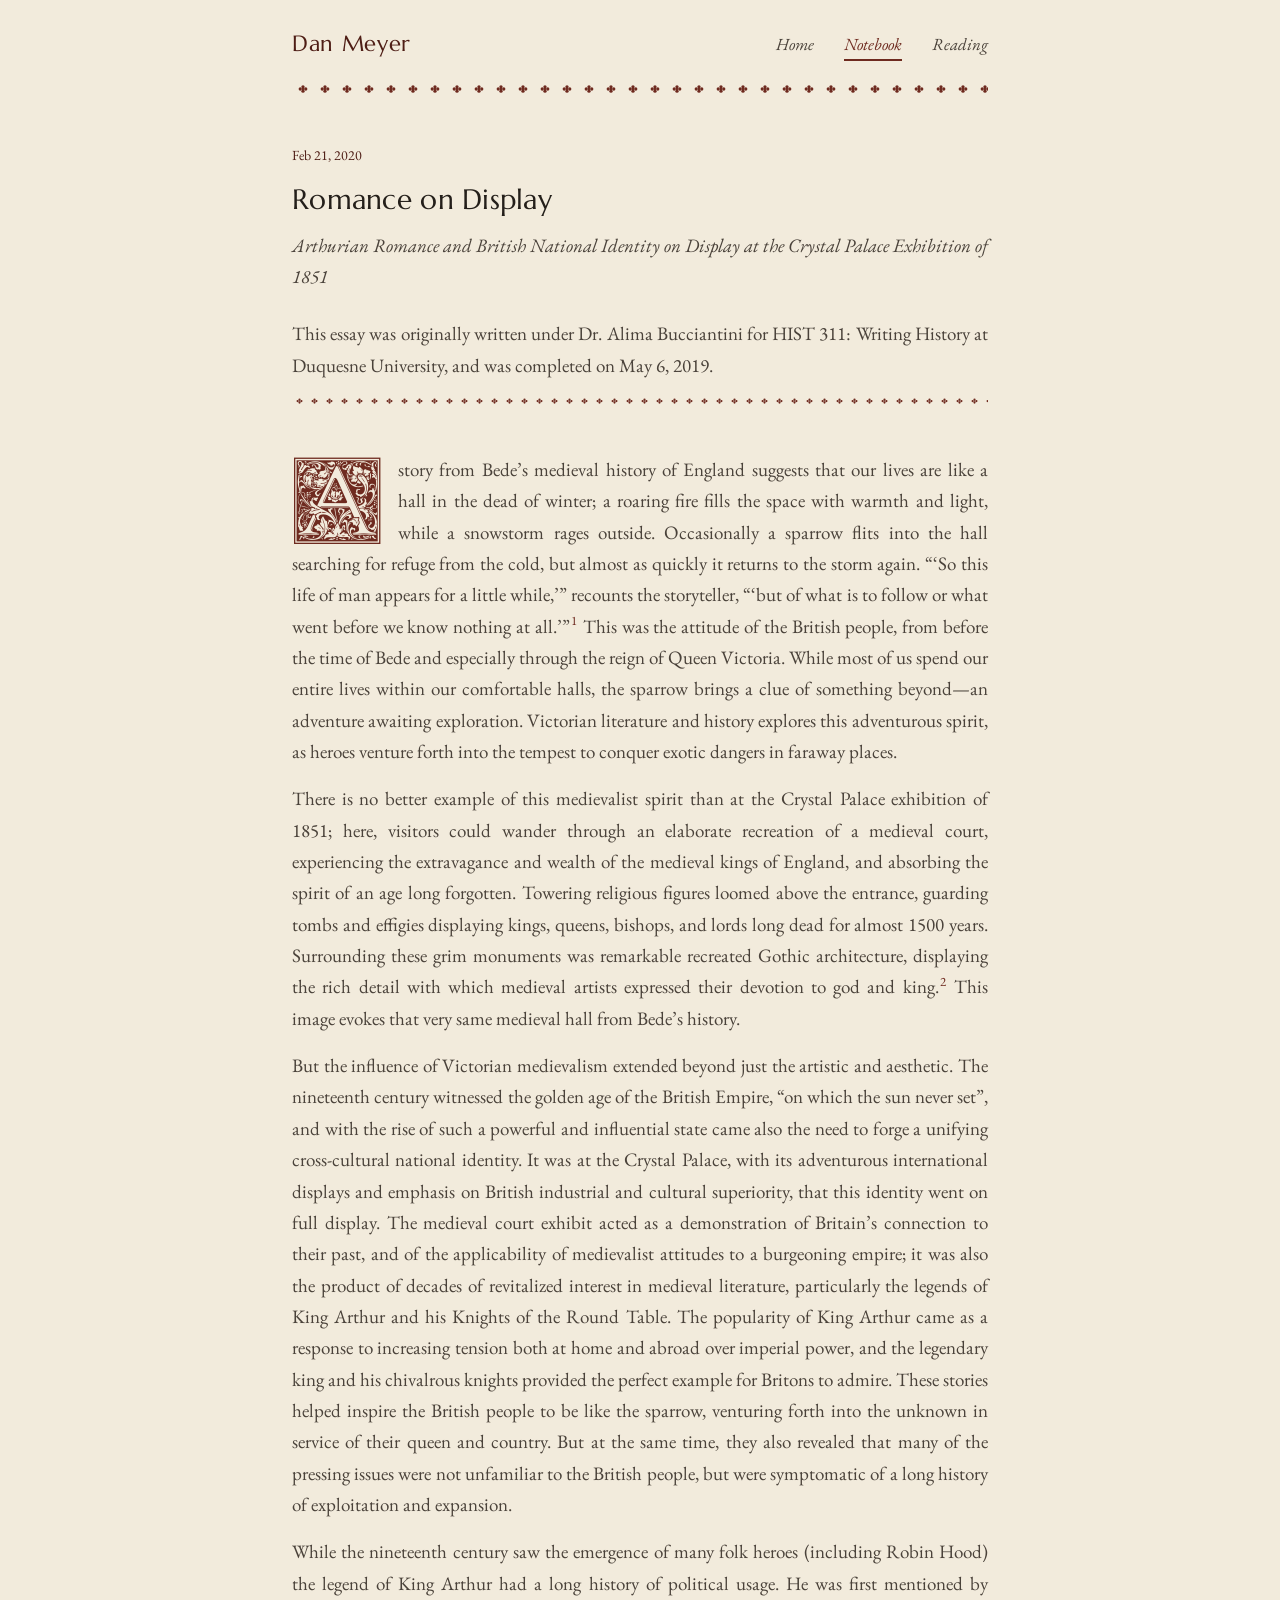
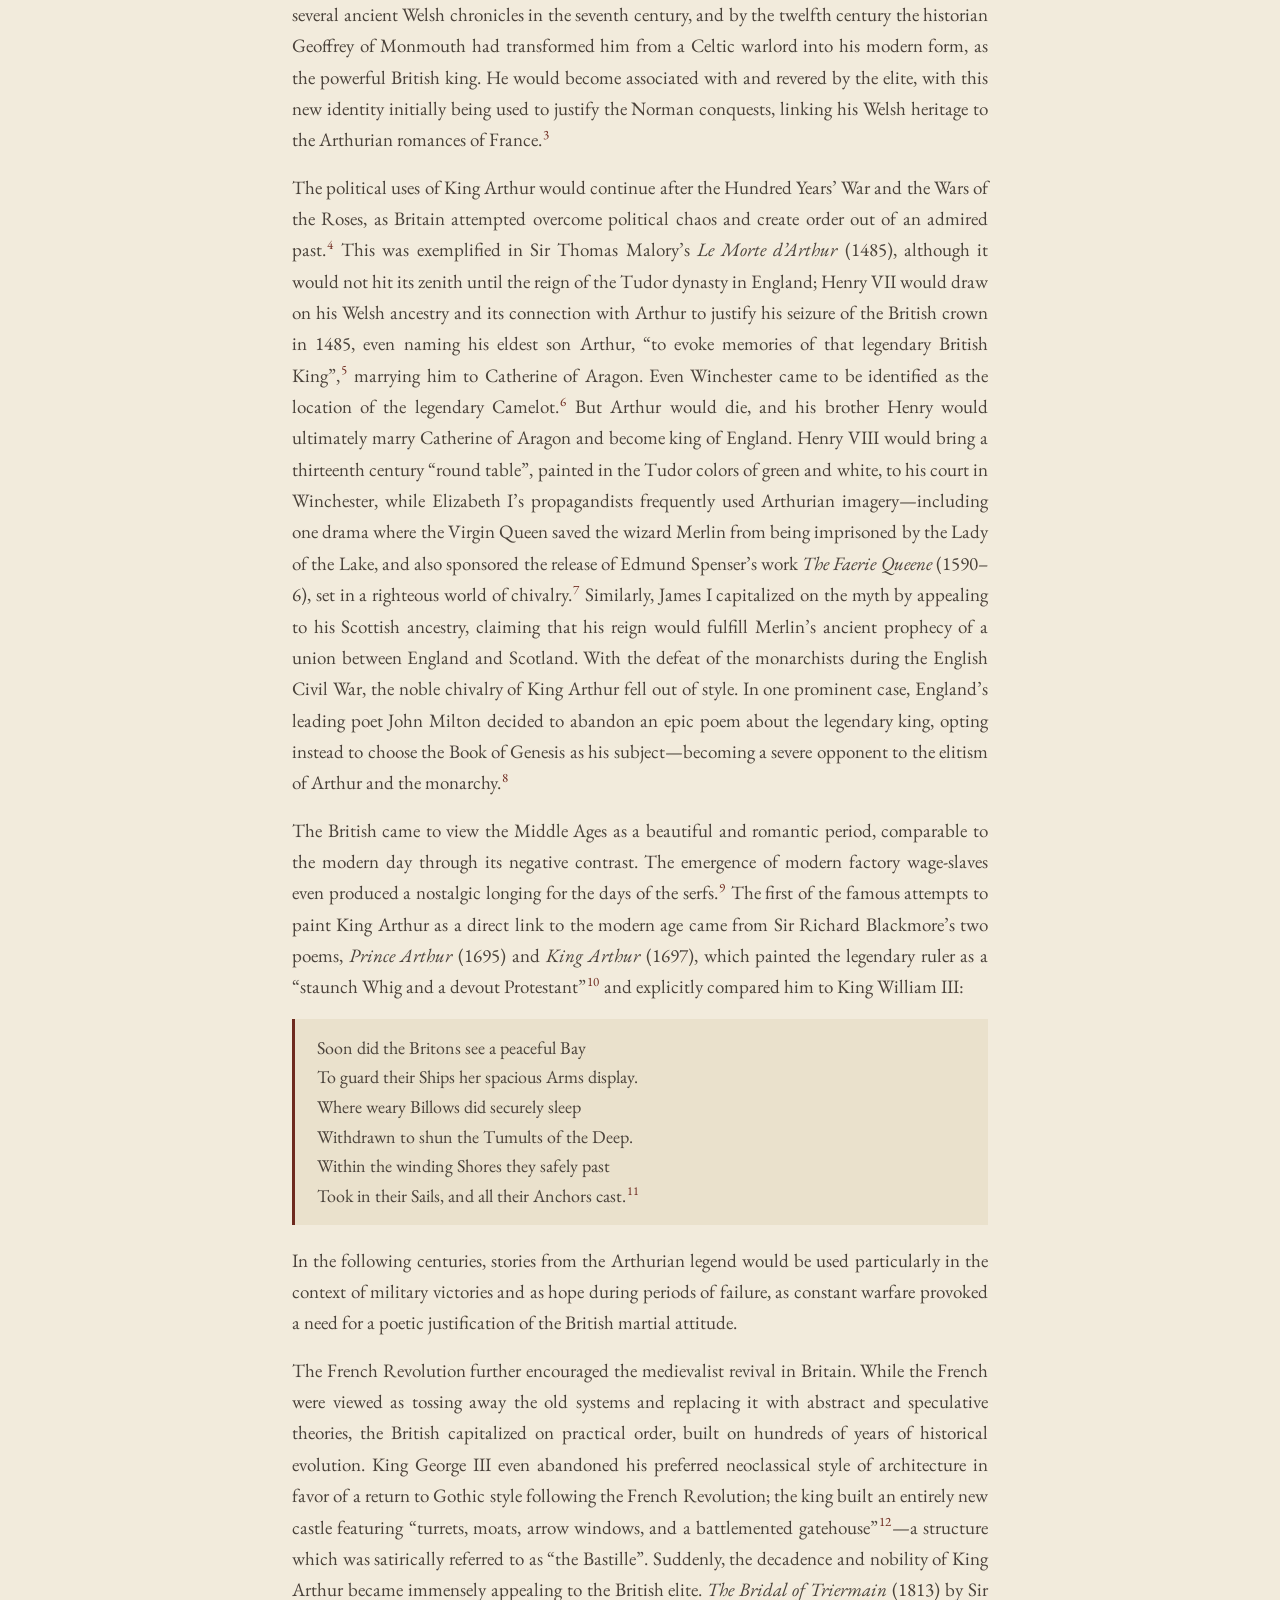
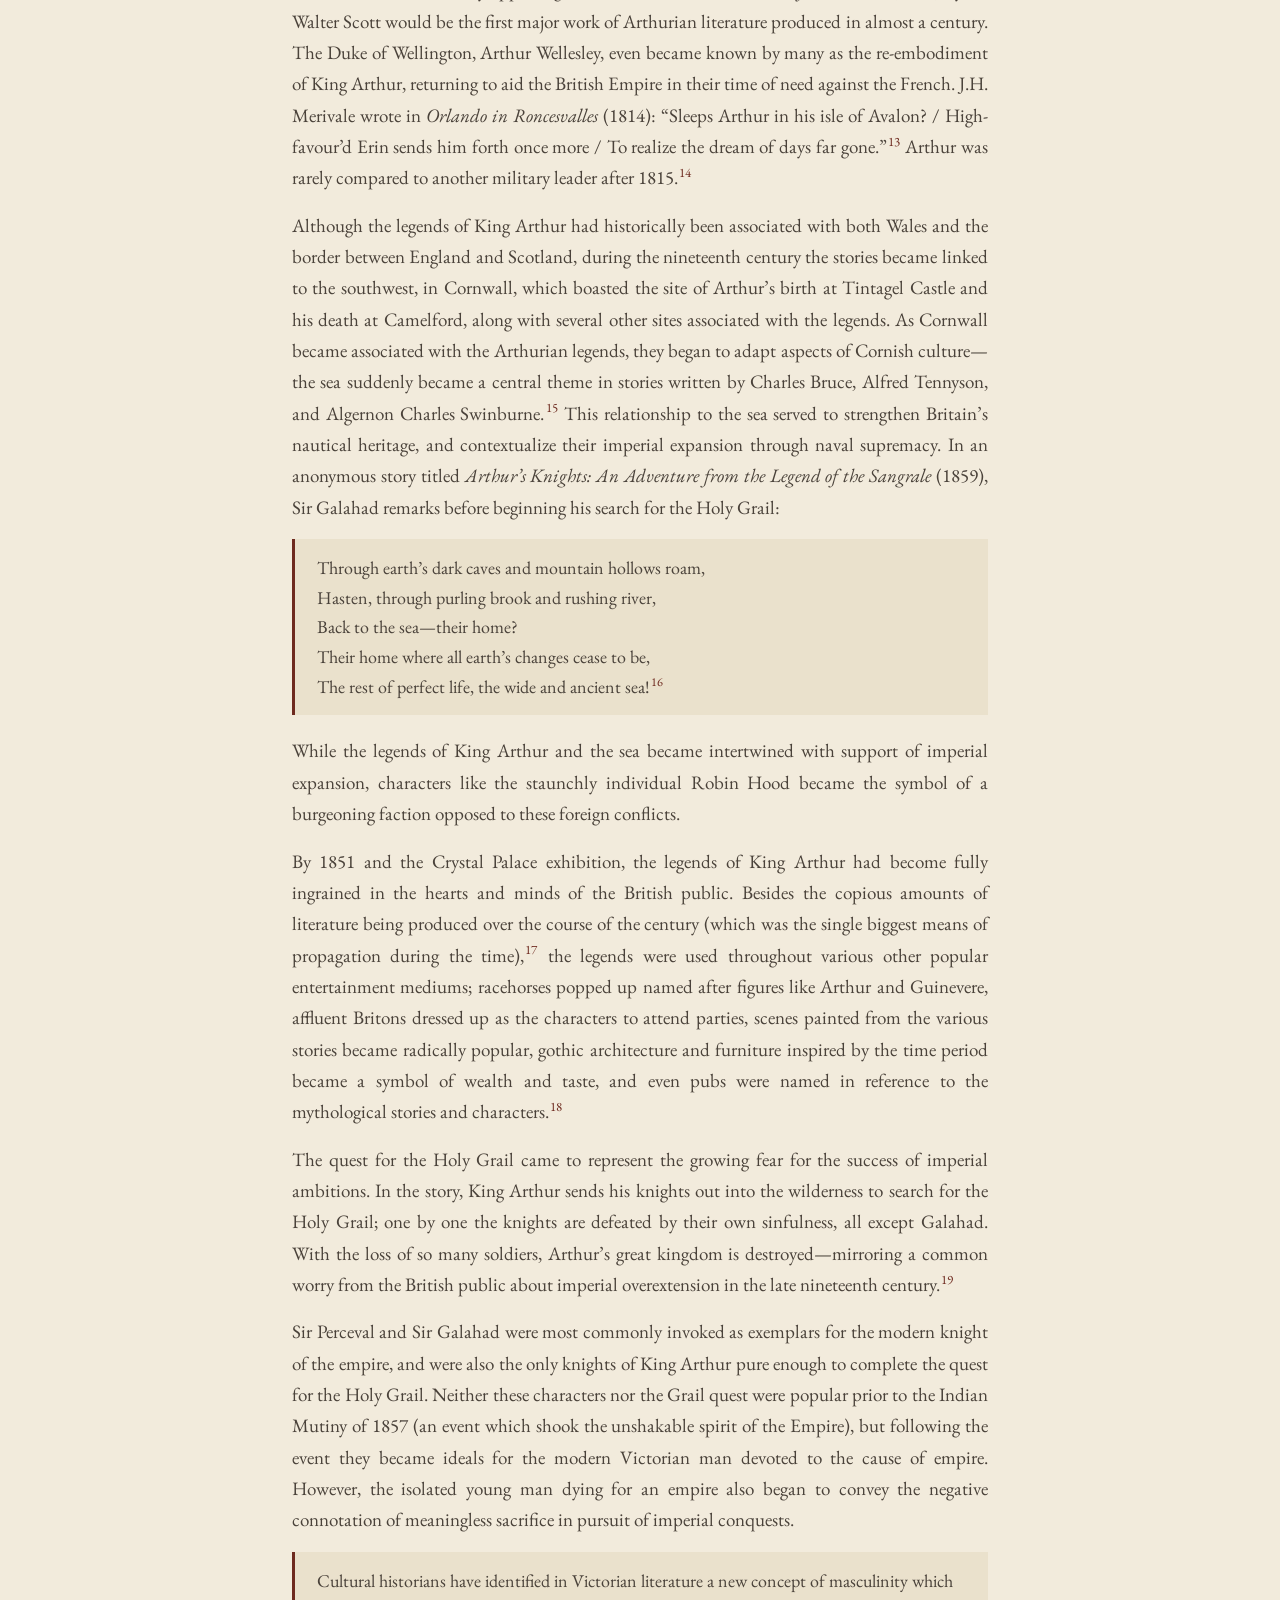
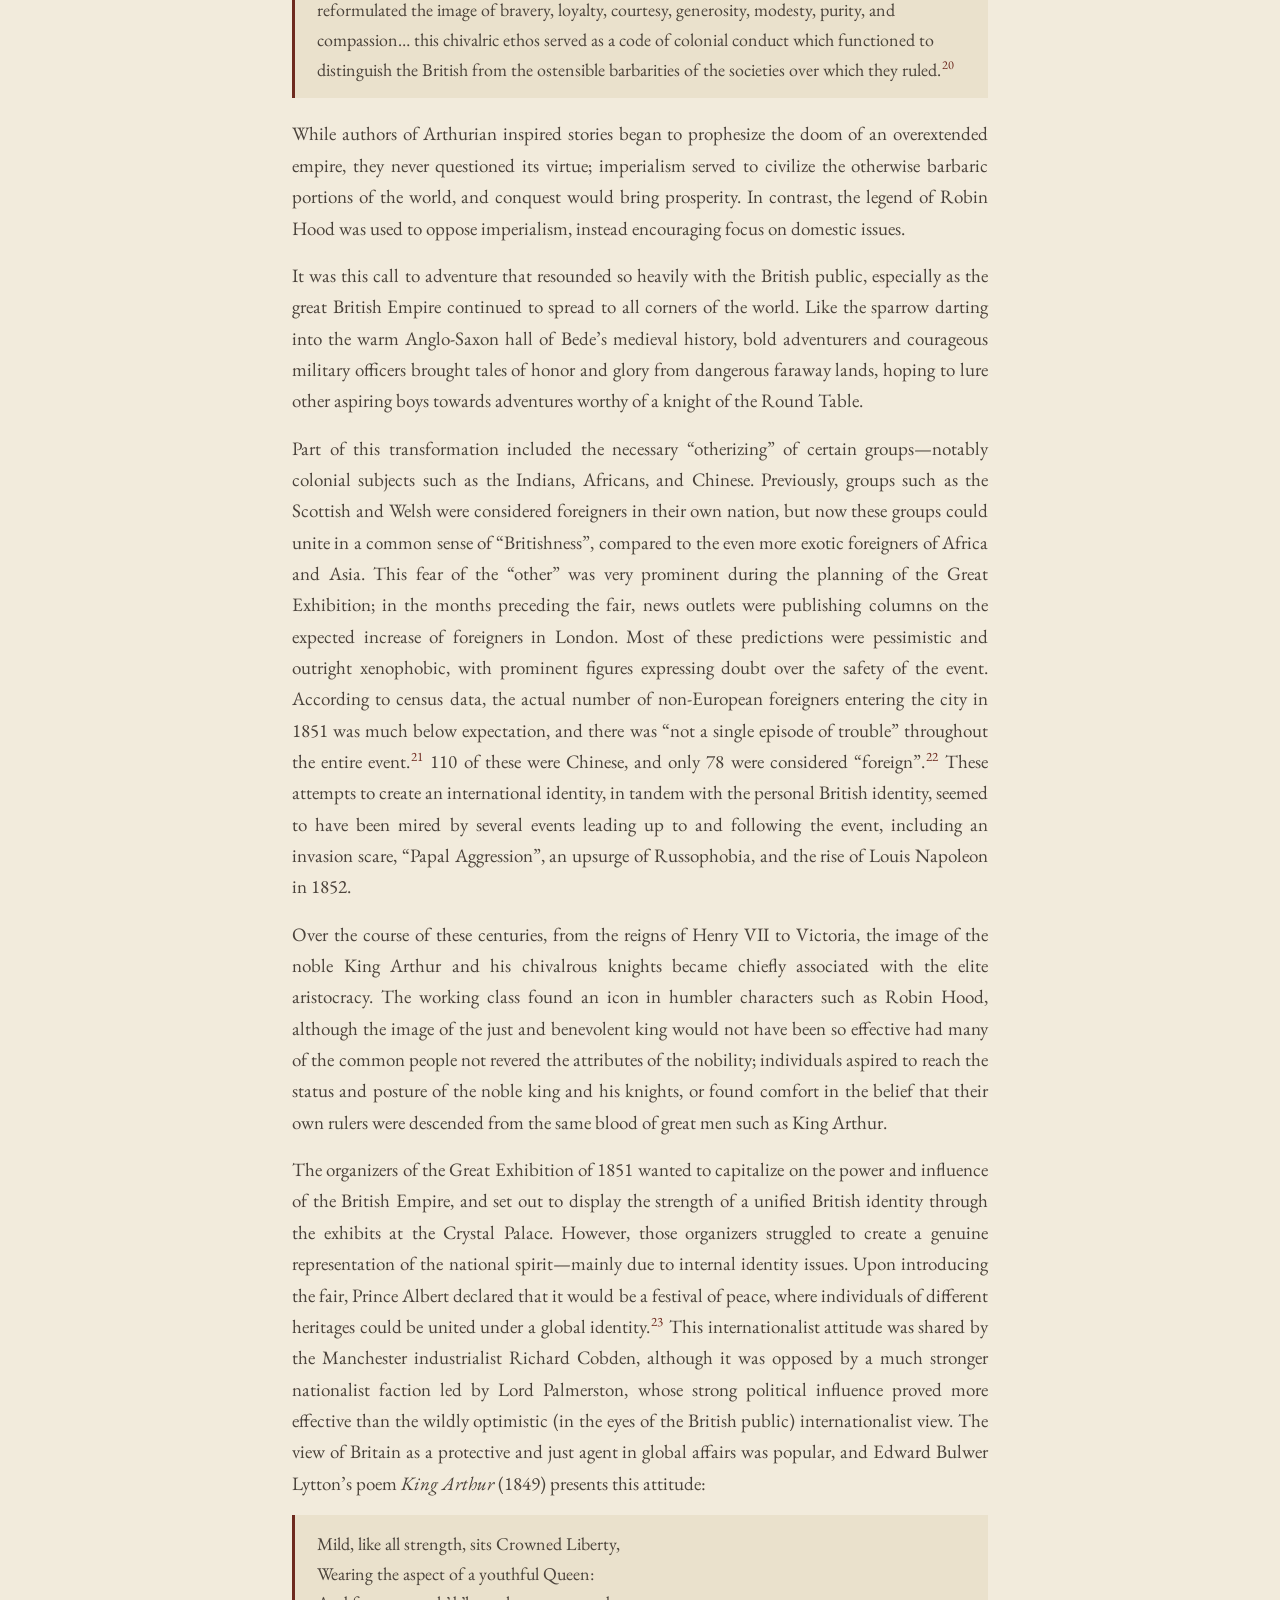
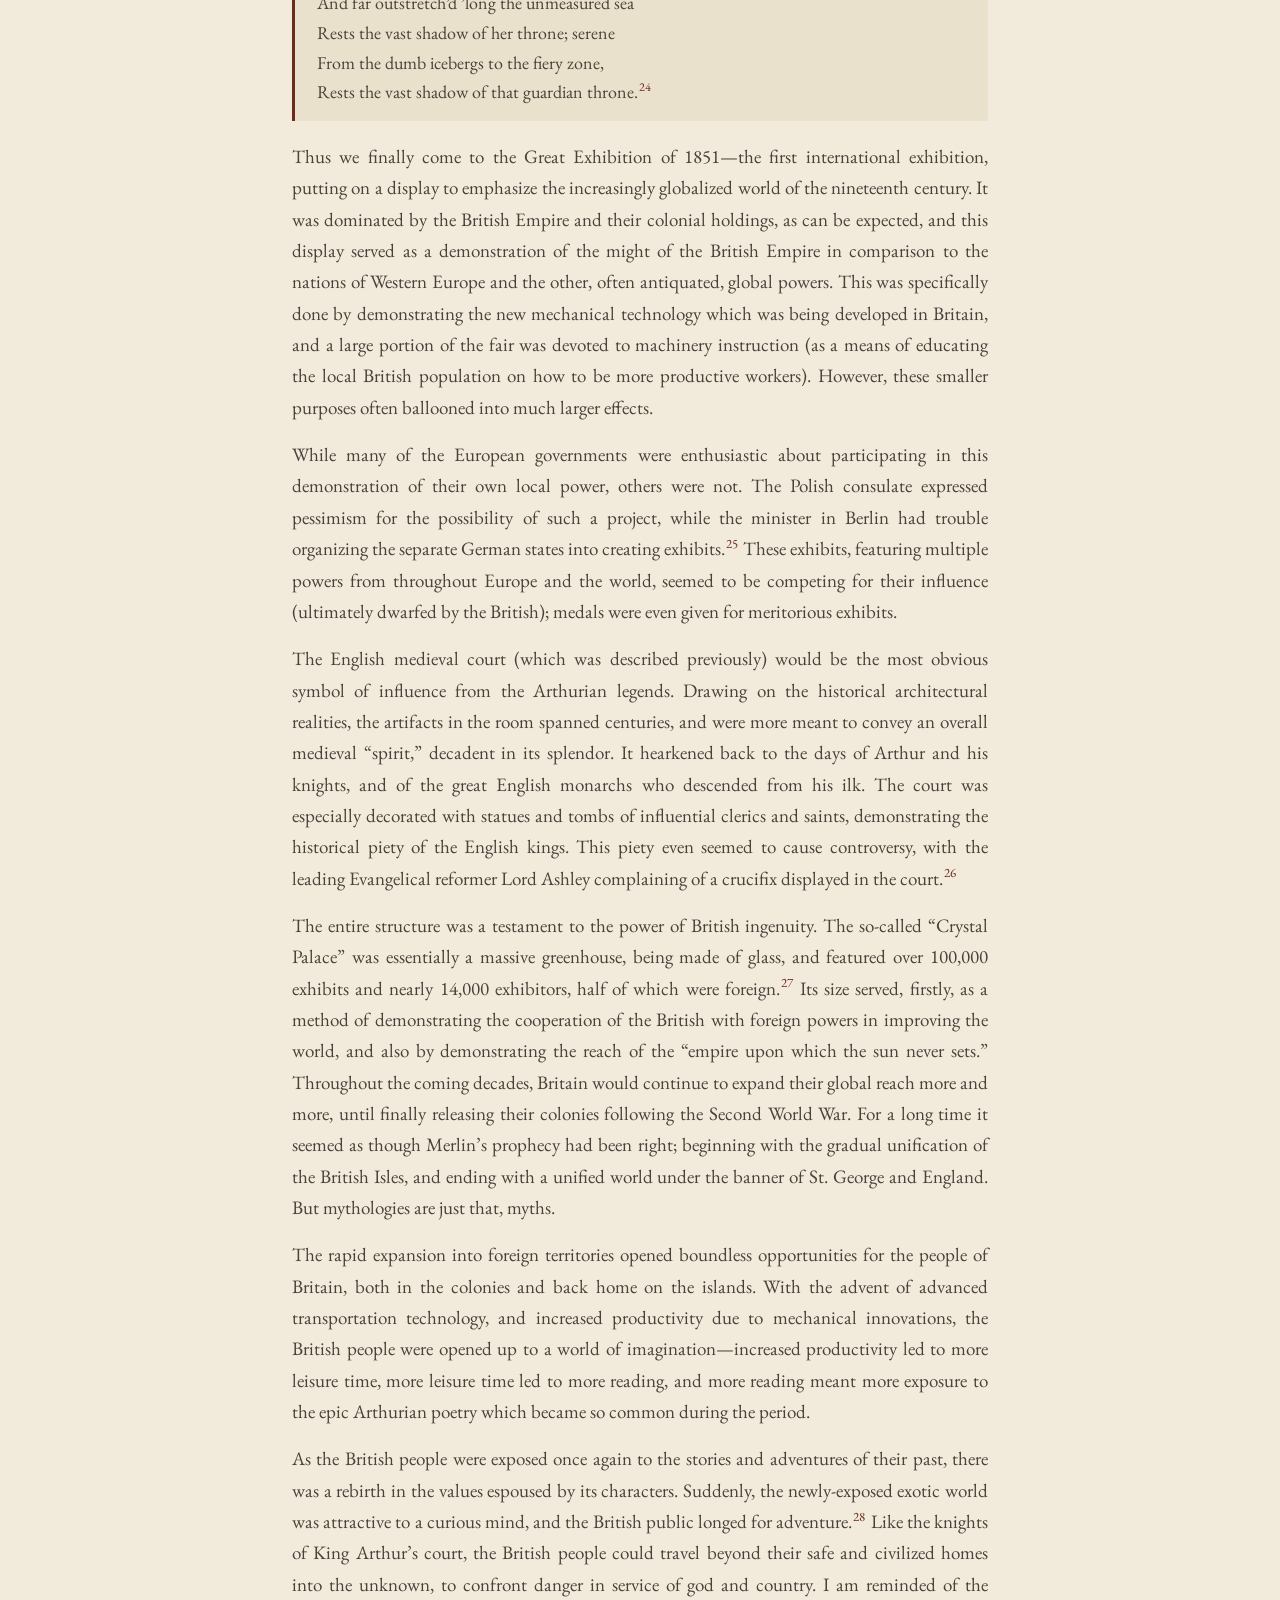
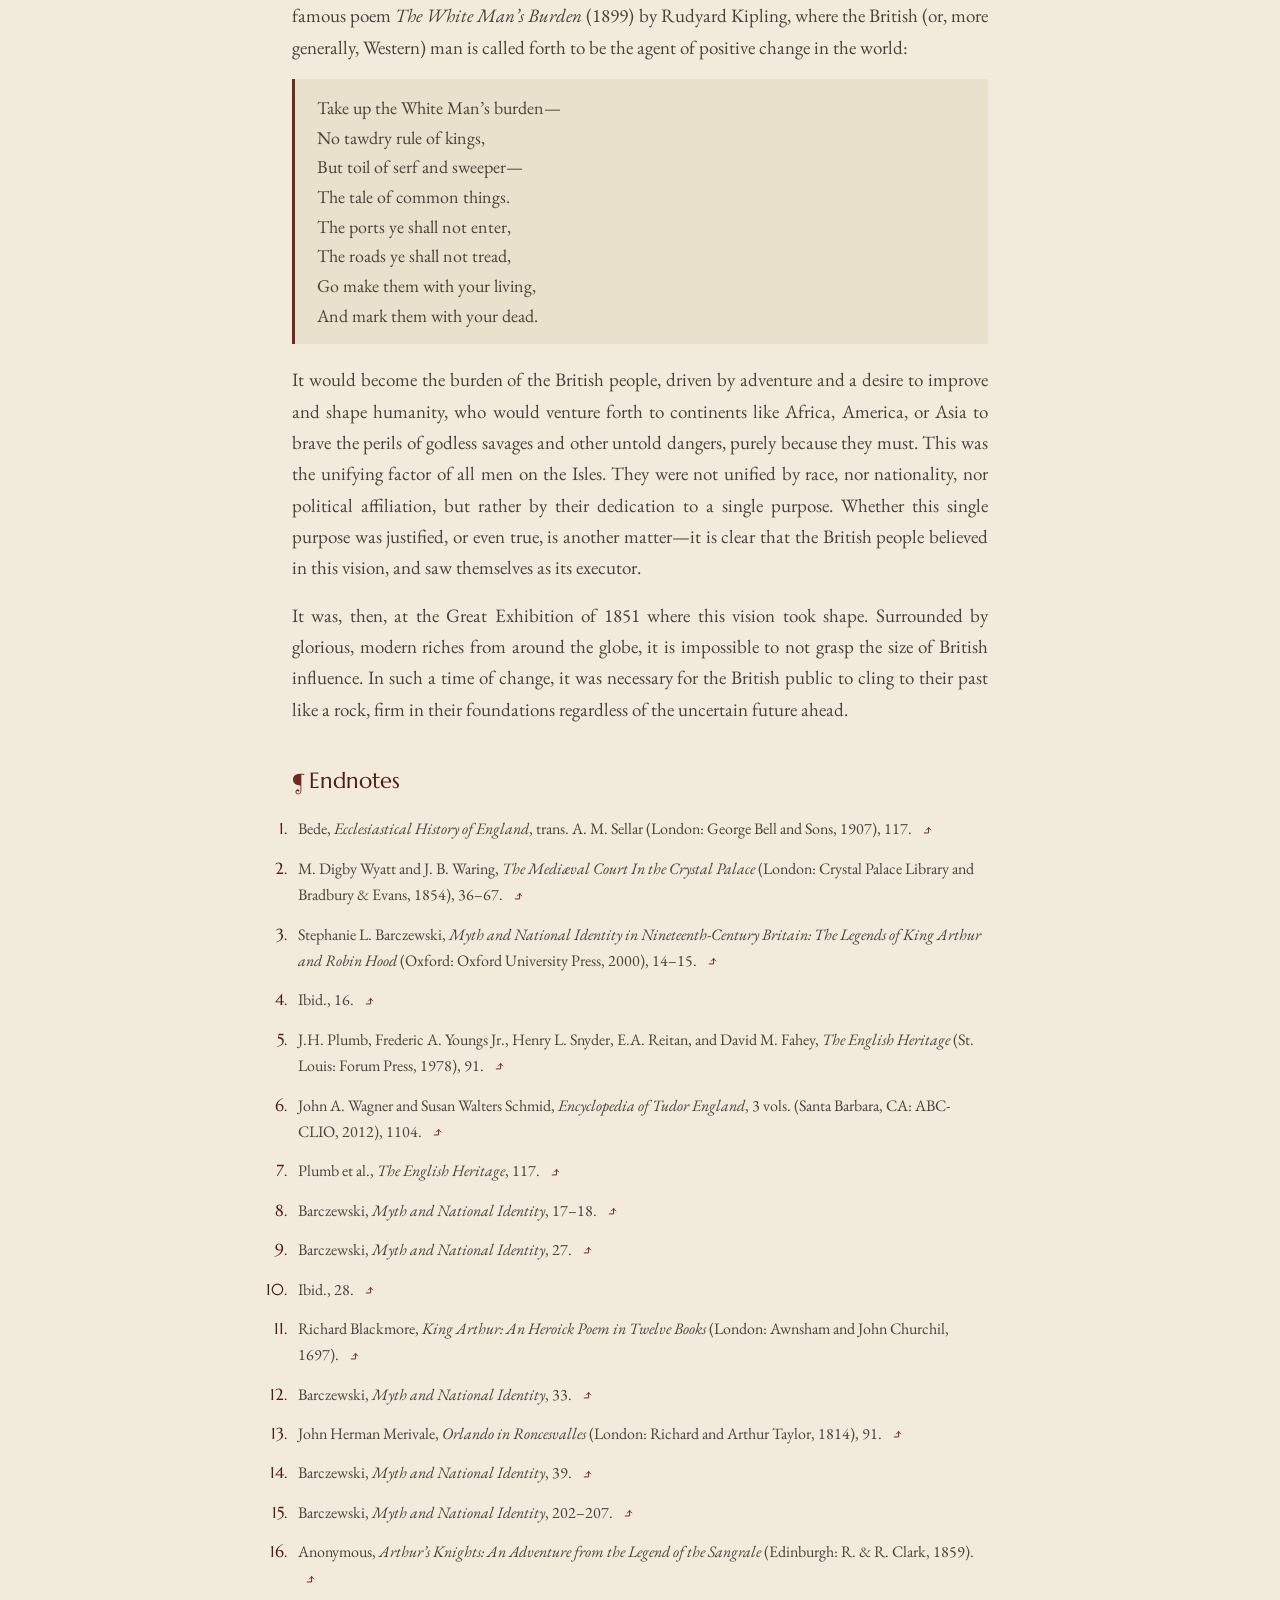
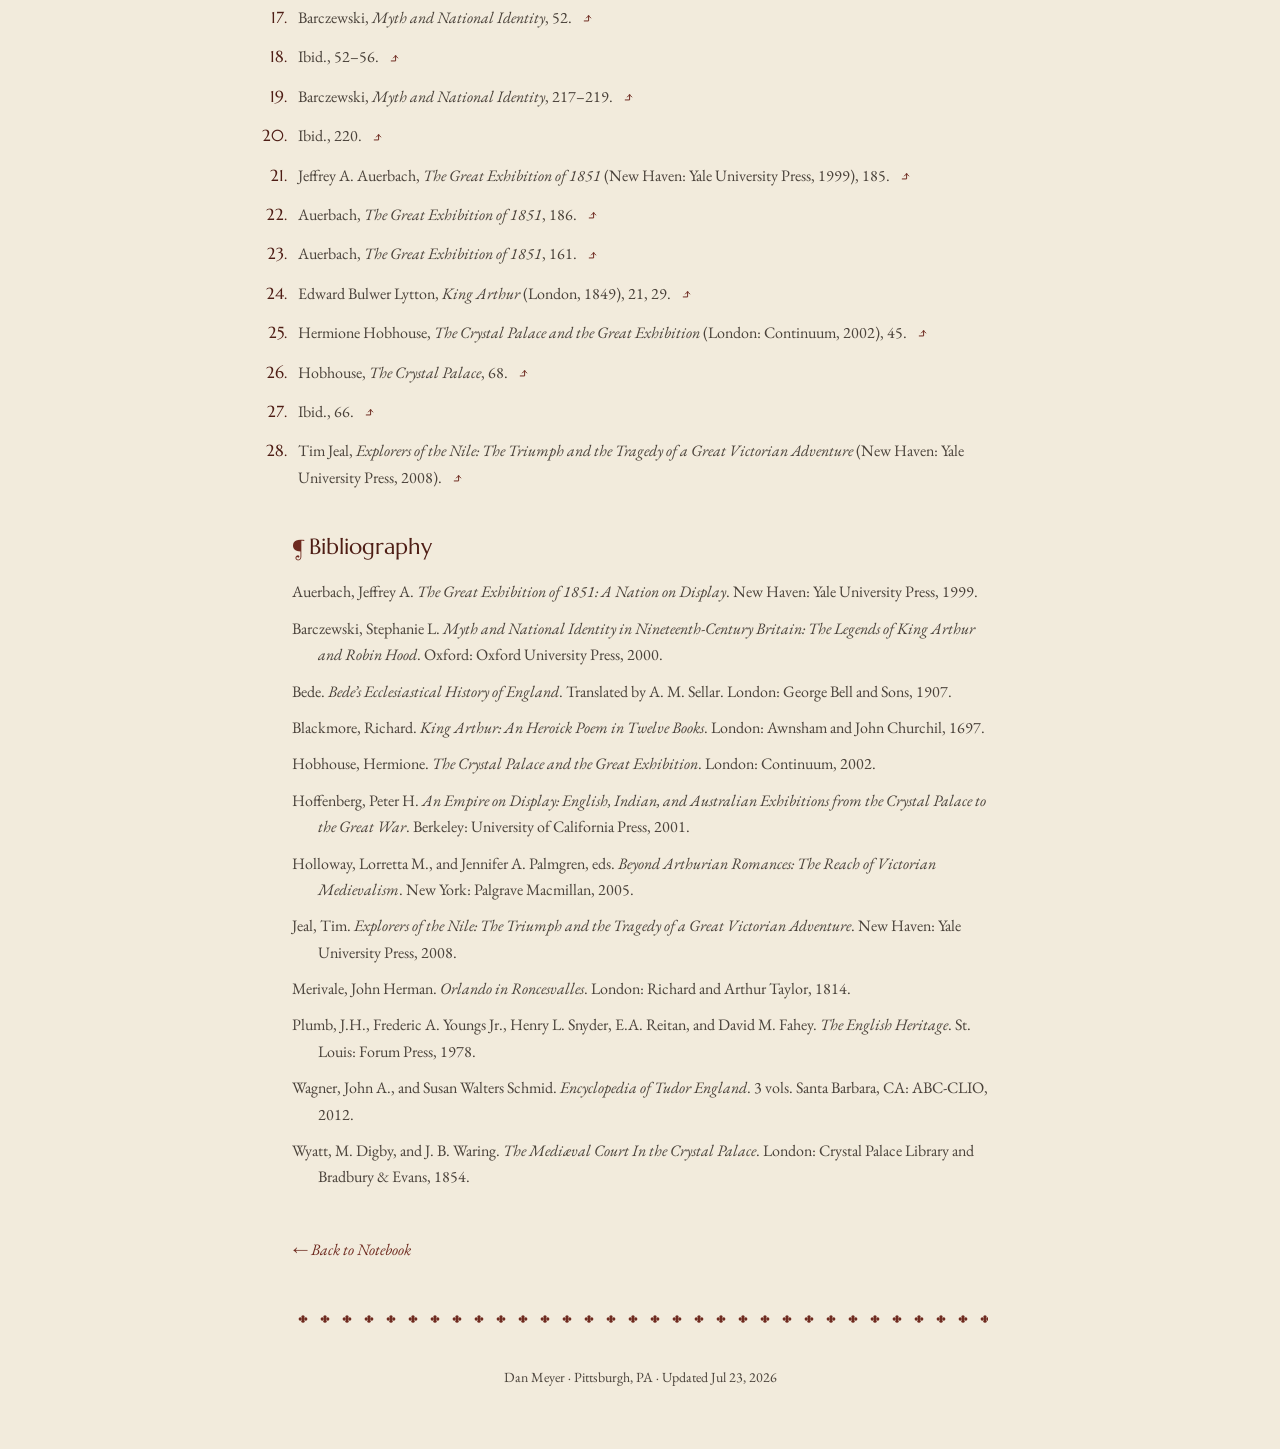
<file: notebook/romance-on-display.html>
<!DOCTYPE html>
<html lang="en">
<head>
<meta charset="UTF-8">
<meta name="viewport" content="width=device-width, initial-scale=1">
<title>Romance on Display — Dan Meyer</title>
<meta property="og:type" content="website">
<meta property="og:site_name" content="Dan Meyer">
<meta property="og:title" content="Romance on Display &mdash; Dan Meyer">
<meta property="og:description" content="Arthurian romance and British identity at the Crystal Palace, 1851.">
<meta property="og:url" content="https://danpmeyer.com/notebook/romance-on-display.html">
<meta property="og:image" content="https://danpmeyer.com/apple-touch-icon.png">
<meta name="twitter:card" content="summary">
<meta name="twitter:title" content="Romance on Display &mdash; Dan Meyer">
<meta name="twitter:description" content="Arthurian romance and British identity at the Crystal Palace, 1851.">
<link rel="icon" href="../favicon.ico" sizes="any">
<link rel="icon" type="image/png" href="../favicon-32x32.png">
<link rel="apple-touch-icon" href="../apple-touch-icon.png">
<link rel="stylesheet" href="../styles.css">
</head>
<body>
<div class="wrap">

  <header class="top">
    <a class="wordmark" href="../index.html">Dan Meyer</a>
    <input type="checkbox" id="nav-toggle" class="nav-toggle-checkbox">
    <label for="nav-toggle" class="nav-toggle-label" aria-label="Toggle menu">
      <span class="hamburger-line"></span>
      <span class="hamburger-line"></span>
      <span class="hamburger-line"></span>
    </label>
    <nav>
      <a href="../index.html">Home</a>
      <a class="active" href="index.html">Notebook</a>
      <a href="../reading/index.html">Reading</a>
    </nav>
  </header>
  <div class="fleuron-rule"></div>

  <section class="post-header">
    <p class="post-eyebrow">Feb 21, 2020</p>
    <h1 style="font-size:28px;">Romance on Display</h1>
    <p class="subtitle">Arthurian Romance and British National Identity on Display at the Crystal Palace Exhibition of 1851</p>
    <p class="dateline">This essay was originally written under Dr. Alima Bucciantini for HIST 311: Writing History at Duquesne University, and was completed on May 6, 2019.</p>
  </section>

  <div class="fleuron-rule tight"></div>

  <section class="post-body">

    <p><span class="dropcap">A</span> story from Bede&rsquo;s medieval history of England suggests that our lives are like a hall in the dead of winter; a roaring fire fills the space with warmth and light, while a snowstorm rages outside. Occasionally a sparrow flits into the hall searching for refuge from the cold, but almost as quickly it returns to the storm again. &ldquo;&lsquo;So this life of man appears for a little while,&rsquo;&rdquo; recounts the storyteller, &ldquo;&lsquo;but of what is to follow or what went before we know nothing at all.&rsquo;&rdquo;<span class="fn"><a href="#fn1" id="fnref1">1</a><span class="fn-tip">Bede, <em>Ecclesiastical History of England</em>, trans. A. M. Sellar (London: George Bell and Sons, 1907), 117.</span></span> This was the attitude of the British people, from before the time of Bede and especially through the reign of Queen Victoria. While most of us spend our entire lives within our comfortable halls, the sparrow brings a clue of something beyond&mdash;an adventure awaiting exploration. Victorian literature and history explores this adventurous spirit, as heroes venture forth into the tempest to conquer exotic dangers in faraway places.</p>

    <p>There is no better example of this medievalist spirit than at the Crystal Palace exhibition of 1851; here, visitors could wander through an elaborate recreation of a medieval court, experiencing the extravagance and wealth of the medieval kings of England, and absorbing the spirit of an age long forgotten. Towering religious figures loomed above the entrance, guarding tombs and effigies displaying kings, queens, bishops, and lords long dead for almost 1500 years. Surrounding these grim monuments was remarkable recreated Gothic architecture, displaying the rich detail with which medieval artists expressed their devotion to god and king.<span class="fn"><a href="#fn2" id="fnref2">2</a><span class="fn-tip">M. Digby Wyatt and J. B. Waring, <em>The Medi&aelig;val Court In the Crystal Palace</em> (London: Crystal Palace Library and Bradbury &amp; Evans, 1854), 36&ndash;67.</span></span> This image evokes that very same medieval hall from Bede&rsquo;s history.</p>

    <p>But the influence of Victorian medievalism extended beyond just the artistic and aesthetic. The nineteenth century witnessed the golden age of the British Empire, &ldquo;on which the sun never set&rdquo;, and with the rise of such a powerful and influential state came also the need to forge a unifying cross-cultural national identity. It was at the Crystal Palace, with its adventurous international displays and emphasis on British industrial and cultural superiority, that this identity went on full display. The medieval court exhibit acted as a demonstration of Britain&rsquo;s connection to their past, and of the applicability of medievalist attitudes to a burgeoning empire; it was also the product of decades of revitalized interest in medieval literature, particularly the legends of King Arthur and his Knights of the Round Table. The popularity of King Arthur came as a response to increasing tension both at home and abroad over imperial power, and the legendary king and his chivalrous knights provided the perfect example for Britons to admire. These stories helped inspire the British people to be like the sparrow, venturing forth into the unknown in service of their queen and country. But at the same time, they also revealed that many of the pressing issues were not unfamiliar to the British people, but were symptomatic of a long history of exploitation and expansion.</p>

    <p>While the nineteenth century saw the emergence of many folk heroes (including Robin Hood) the legend of King Arthur had a long history of political usage. He was first mentioned by several ancient Welsh chronicles in the seventh century, and by the twelfth century the historian Geoffrey of Monmouth had transformed him from a Celtic warlord into his modern form, as the powerful British king. He would become associated with and revered by the elite, with this new identity initially being used to justify the Norman conquests, linking his Welsh heritage to the Arthurian romances of France.<span class="fn"><a href="#fn3" id="fnref3">3</a><span class="fn-tip">Stephanie L. Barczewski, <em>Myth and National Identity in Nineteenth-Century Britain: The Legends of King Arthur and Robin Hood</em> (Oxford: Oxford University Press, 2000), 14&ndash;15.</span></span></p>

    <p>The political uses of King Arthur would continue after the Hundred Years&rsquo; War and the Wars of the Roses, as Britain attempted overcome political chaos and create order out of an admired past.<span class="fn"><a href="#fn4" id="fnref4">4</a><span class="fn-tip">Barczewski, <em>Myth and National Identity</em>, 16.</span></span> This was exemplified in Sir Thomas Malory&rsquo;s <em>Le Morte d&rsquo;Arthur</em> (1485), although it would not hit its zenith until the reign of the Tudor dynasty in England; Henry VII would draw on his Welsh ancestry and its connection with Arthur to justify his seizure of the British crown in 1485, even naming his eldest son Arthur, &ldquo;to evoke memories of that legendary British King&rdquo;,<span class="fn"><a href="#fn5" id="fnref5">5</a><span class="fn-tip">J.H. Plumb, Frederic A. Youngs Jr., Henry L. Snyder, E.A. Reitan, and David M. Fahey, <em>The English Heritage</em> (St. Louis: Forum Press, 1978), 91.</span></span> marrying him to Catherine of Aragon. Even Winchester came to be identified as the location of the legendary Camelot.<span class="fn"><a href="#fn6" id="fnref6">6</a><span class="fn-tip">John A. Wagner and Susan Walters Schmid, <em>Encyclopedia of Tudor England</em>, 3 vols. (Santa Barbara, CA: ABC-CLIO, 2012), 1104.</span></span> But Arthur would die, and his brother Henry would ultimately marry Catherine of Aragon and become king of England. Henry VIII would bring a thirteenth century &ldquo;round table&rdquo;, painted in the Tudor colors of green and white, to his court in Winchester, while Elizabeth I&rsquo;s propagandists frequently used Arthurian imagery&mdash;including one drama where the Virgin Queen saved the wizard Merlin from being imprisoned by the Lady of the Lake, and also sponsored the release of Edmund Spenser&rsquo;s work <em>The Faerie Queene</em> (1590&ndash;6), set in a righteous world of chivalry.<span class="fn"><a href="#fn7" id="fnref7">7</a><span class="fn-tip">Plumb et al., <em>The English Heritage</em>, 117.</span></span> Similarly, James I capitalized on the myth by appealing to his Scottish ancestry, claiming that his reign would fulfill Merlin&rsquo;s ancient prophecy of a union between England and Scotland. With the defeat of the monarchists during the English Civil War, the noble chivalry of King Arthur fell out of style. In one prominent case, England&rsquo;s leading poet John Milton decided to abandon an epic poem about the legendary king, opting instead to choose the Book of Genesis as his subject&mdash;becoming a severe opponent to the elitism of Arthur and the monarchy.<span class="fn"><a href="#fn8" id="fnref8">8</a><span class="fn-tip">Barczewski, <em>Myth and National Identity</em>, 17&ndash;18.</span></span></p>

    <p>The British came to view the Middle Ages as a beautiful and romantic period, comparable to the modern day through its negative contrast. The emergence of modern factory wage-slaves even produced a nostalgic longing for the days of the serfs.<span class="fn"><a href="#fn9" id="fnref9">9</a><span class="fn-tip">Barczewski, <em>Myth and National Identity</em>, 27.</span></span> The first of the famous attempts to paint King Arthur as a direct link to the modern age came from Sir Richard Blackmore&rsquo;s two poems, <em>Prince Arthur</em> (1695) and <em>King Arthur</em> (1697), which painted the legendary ruler as a &ldquo;staunch Whig and a devout Protestant&rdquo;<span class="fn"><a href="#fn10" id="fnref10">10</a><span class="fn-tip">Ibid., 28.</span></span> and explicitly compared him to King William III:</p>

    <blockquote><p>Soon did the Britons see a peaceful Bay<br>To guard their Ships her spacious Arms display.<br>Where weary Billows did securely sleep<br>Withdrawn to shun the Tumults of the Deep.<br>Within the winding Shores they safely past<br>Took in their Sails, and all their Anchors cast.<span class="fn"><a href="#fn11" id="fnref11">11</a><span class="fn-tip">Richard Blackmore, <em>King Arthur: An Heroick Poem in Twelve Books</em> (London: Awnsham and John Churchil, 1697).</span></span></p></blockquote>

    <p>In the following centuries, stories from the Arthurian legend would be used particularly in the context of military victories and as hope during periods of failure, as constant warfare provoked a need for a poetic justification of the British martial attitude.</p>

    <p>The French Revolution further encouraged the medievalist revival in Britain. While the French were viewed as tossing away the old systems and replacing it with abstract and speculative theories, the British capitalized on practical order, built on hundreds of years of historical evolution. King George III even abandoned his preferred neoclassical style of architecture in favor of a return to Gothic style following the French Revolution; the king built an entirely new castle featuring &ldquo;turrets, moats, arrow windows, and a battlemented gatehouse&rdquo;<span class="fn"><a href="#fn12" id="fnref12">12</a><span class="fn-tip">Barczewski, <em>Myth and National Identity</em>, 33.</span></span>&mdash;a structure which was satirically referred to as &ldquo;the Bastille&rdquo;. Suddenly, the decadence and nobility of King Arthur became immensely appealing to the British elite. <em>The Bridal of Triermain</em> (1813) by Sir Walter Scott would be the first major work of Arthurian literature produced in almost a century. The Duke of Wellington, Arthur Wellesley, even became known by many as the re-embodiment of King Arthur, returning to aid the British Empire in their time of need against the French. J.H. Merivale wrote in <em>Orlando in Roncesvalles</em> (1814): &ldquo;Sleeps Arthur in his isle of Avalon? / High-favour&rsquo;d Erin sends him forth once more / To realize the dream of days far gone.&rdquo;<span class="fn"><a href="#fn13" id="fnref13">13</a><span class="fn-tip">John Herman Merivale, <em>Orlando in Roncesvalles</em> (London: Richard and Arthur Taylor, 1814), 91.</span></span> Arthur was rarely compared to another military leader after 1815.<span class="fn"><a href="#fn14" id="fnref14">14</a><span class="fn-tip">Barczewski, <em>Myth and National Identity</em>, 39.</span></span></p>

    <p>Although the legends of King Arthur had historically been associated with both Wales and the border between England and Scotland, during the nineteenth century the stories became linked to the southwest, in Cornwall, which boasted the site of Arthur&rsquo;s birth at Tintagel Castle and his death at Camelford, along with several other sites associated with the legends. As Cornwall became associated with the Arthurian legends, they began to adapt aspects of Cornish culture&mdash;the sea suddenly became a central theme in stories written by Charles Bruce, Alfred Tennyson, and Algernon Charles Swinburne.<span class="fn"><a href="#fn15" id="fnref15">15</a><span class="fn-tip">Barczewski, <em>Myth and National Identity</em>, 202&ndash;207.</span></span> This relationship to the sea served to strengthen Britain&rsquo;s nautical heritage, and contextualize their imperial expansion through naval supremacy. In an anonymous story titled <em>Arthur&rsquo;s Knights: An Adventure from the Legend of the Sangrale</em> (1859), Sir Galahad remarks before beginning his search for the Holy Grail:</p>

    <blockquote><p>Through earth&rsquo;s dark caves and mountain hollows roam,<br>Hasten, through purling brook and rushing river,<br>Back to the sea&mdash;their home?<br>Their home where all earth&rsquo;s changes cease to be,<br>The rest of perfect life, the wide and ancient sea!<span class="fn"><a href="#fn16" id="fnref16">16</a><span class="fn-tip">Anonymous, <em>Arthur&rsquo;s Knights: An Adventure from the Legend of the Sangrale</em> (Edinburgh: R. &amp; R. Clark, 1859).</span></span></p></blockquote>

    <p>While the legends of King Arthur and the sea became intertwined with support of imperial expansion, characters like the staunchly individual Robin Hood became the symbol of a burgeoning faction opposed to these foreign conflicts.</p>

    <p>By 1851 and the Crystal Palace exhibition, the legends of King Arthur had become fully ingrained in the hearts and minds of the British public. Besides the copious amounts of literature being produced over the course of the century (which was the single biggest means of propagation during the time),<span class="fn"><a href="#fn17" id="fnref17">17</a><span class="fn-tip">Barczewski, <em>Myth and National Identity</em>, 52.</span></span> the legends were used throughout various other popular entertainment mediums; racehorses popped up named after figures like Arthur and Guinevere, affluent Britons dressed up as the characters to attend parties, scenes painted from the various stories became radically popular, gothic architecture and furniture inspired by the time period became a symbol of wealth and taste, and even pubs were named in reference to the mythological stories and characters.<span class="fn"><a href="#fn18" id="fnref18">18</a><span class="fn-tip">Ibid., 52&ndash;56.</span></span></p>

    <p>The quest for the Holy Grail came to represent the growing fear for the success of imperial ambitions. In the story, King Arthur sends his knights out into the wilderness to search for the Holy Grail; one by one the knights are defeated by their own sinfulness, all except Galahad. With the loss of so many soldiers, Arthur&rsquo;s great kingdom is destroyed&mdash;mirroring a common worry from the British public about imperial overextension in the late nineteenth century.<span class="fn"><a href="#fn19" id="fnref19">19</a><span class="fn-tip">Barczewski, <em>Myth and National Identity</em>, 217&ndash;219.</span></span></p>

    <p>Sir Perceval and Sir Galahad were most commonly invoked as exemplars for the modern knight of the empire, and were also the only knights of King Arthur pure enough to complete the quest for the Holy Grail. Neither these characters nor the Grail quest were popular prior to the Indian Mutiny of 1857 (an event which shook the unshakable spirit of the Empire), but following the event they became ideals for the modern Victorian man devoted to the cause of empire. However, the isolated young man dying for an empire also began to convey the negative connotation of meaningless sacrifice in pursuit of imperial conquests.</p>

    <blockquote><p>Cultural historians have identified in Victorian literature a new concept of masculinity which reformulated the image of bravery, loyalty, courtesy, generosity, modesty, purity, and compassion&hellip; this chivalric ethos served as a code of colonial conduct which functioned to distinguish the British from the ostensible barbarities of the societies over which they ruled.<span class="fn"><a href="#fn20" id="fnref20">20</a><span class="fn-tip">Barczewski, <em>Myth and National Identity</em>, 220.</span></span></p></blockquote>

    <p>While authors of Arthurian inspired stories began to prophesize the doom of an overextended empire, they never questioned its virtue; imperialism served to civilize the otherwise barbaric portions of the world, and conquest would bring prosperity. In contrast, the legend of Robin Hood was used to oppose imperialism, instead encouraging focus on domestic issues.</p>

    <p>It was this call to adventure that resounded so heavily with the British public, especially as the great British Empire continued to spread to all corners of the world. Like the sparrow darting into the warm Anglo-Saxon hall of Bede&rsquo;s medieval history, bold adventurers and courageous military officers brought tales of honor and glory from dangerous faraway lands, hoping to lure other aspiring boys towards adventures worthy of a knight of the Round Table.</p>

    <p>Part of this transformation included the necessary &ldquo;otherizing&rdquo; of certain groups&mdash;notably colonial subjects such as the Indians, Africans, and Chinese. Previously, groups such as the Scottish and Welsh were considered foreigners in their own nation, but now these groups could unite in a common sense of &ldquo;Britishness&rdquo;, compared to the even more exotic foreigners of Africa and Asia. This fear of the &ldquo;other&rdquo; was very prominent during the planning of the Great Exhibition; in the months preceding the fair, news outlets were publishing columns on the expected increase of foreigners in London. Most of these predictions were pessimistic and outright xenophobic, with prominent figures expressing doubt over the safety of the event. According to census data, the actual number of non-European foreigners entering the city in 1851 was much below expectation, and there was &ldquo;not a single episode of trouble&rdquo; throughout the entire event.<span class="fn"><a href="#fn21" id="fnref21">21</a><span class="fn-tip">Jeffrey A. Auerbach, <em>The Great Exhibition of 1851</em> (New Haven: Yale University Press, 1999), 185.</span></span> 110 of these were Chinese, and only 78 were considered &ldquo;foreign&rdquo;.<span class="fn"><a href="#fn22" id="fnref22">22</a><span class="fn-tip">Auerbach, <em>The Great Exhibition of 1851</em>, 186.</span></span> These attempts to create an international identity, in tandem with the personal British identity, seemed to have been mired by several events leading up to and following the event, including an invasion scare, &ldquo;Papal Aggression&rdquo;, an upsurge of Russophobia, and the rise of Louis Napoleon in 1852.</p>

    <p>Over the course of these centuries, from the reigns of Henry VII to Victoria, the image of the noble King Arthur and his chivalrous knights became chiefly associated with the elite aristocracy. The working class found an icon in humbler characters such as Robin Hood, although the image of the just and benevolent king would not have been so effective had many of the common people not revered the attributes of the nobility; individuals aspired to reach the status and posture of the noble king and his knights, or found comfort in the belief that their own rulers were descended from the same blood of great men such as King Arthur.</p>

    <p>The organizers of the Great Exhibition of 1851 wanted to capitalize on the power and influence of the British Empire, and set out to display the strength of a unified British identity through the exhibits at the Crystal Palace. However, those organizers struggled to create a genuine representation of the national spirit&mdash;mainly due to internal identity issues. Upon introducing the fair, Prince Albert declared that it would be a festival of peace, where individuals of different heritages could be united under a global identity.<span class="fn"><a href="#fn23" id="fnref23">23</a><span class="fn-tip">Auerbach, <em>The Great Exhibition of 1851</em>, 161.</span></span> This internationalist attitude was shared by the Manchester industrialist Richard Cobden, although it was opposed by a much stronger nationalist faction led by Lord Palmerston, whose strong political influence proved more effective than the wildly optimistic (in the eyes of the British public) internationalist view. The view of Britain as a protective and just agent in global affairs was popular, and Edward Bulwer Lytton&rsquo;s poem <em>King Arthur</em> (1849) presents this attitude:</p>

    <blockquote><p>Mild, like all strength, sits Crowned Liberty,<br>Wearing the aspect of a youthful Queen:<br>And far outstretch&rsquo;d &rsquo;long the unmeasured sea<br>Rests the vast shadow of her throne; serene<br>From the dumb icebergs to the fiery zone,<br>Rests the vast shadow of that guardian throne.<span class="fn"><a href="#fn24" id="fnref24">24</a><span class="fn-tip">Edward Bulwer Lytton, <em>King Arthur</em> (London, 1849), 21, 29.</span></span></p></blockquote>

    <p>Thus we finally come to the Great Exhibition of 1851&mdash;the first international exhibition, putting on a display to emphasize the increasingly globalized world of the nineteenth century. It was dominated by the British Empire and their colonial holdings, as can be expected, and this display served as a demonstration of the might of the British Empire in comparison to the nations of Western Europe and the other, often antiquated, global powers. This was specifically done by demonstrating the new mechanical technology which was being developed in Britain, and a large portion of the fair was devoted to machinery instruction (as a means of educating the local British population on how to be more productive workers). However, these smaller purposes often ballooned into much larger effects.</p>

    <p>While many of the European governments were enthusiastic about participating in this demonstration of their own local power, others were not. The Polish consulate expressed pessimism for the possibility of such a project, while the minister in Berlin had trouble organizing the separate German states into creating exhibits.<span class="fn"><a href="#fn25" id="fnref25">25</a><span class="fn-tip">Hermione Hobhouse, <em>The Crystal Palace and the Great Exhibition</em> (London: Continuum, 2002), 45.</span></span> These exhibits, featuring multiple powers from throughout Europe and the world, seemed to be competing for their influence (ultimately dwarfed by the British); medals were even given for meritorious exhibits.</p>

    <p>The English medieval court (which was described previously) would be the most obvious symbol of influence from the Arthurian legends. Drawing on the historical architectural realities, the artifacts in the room spanned centuries, and were more meant to convey an overall medieval &ldquo;spirit,&rdquo; decadent in its splendor. It hearkened back to the days of Arthur and his knights, and of the great English monarchs who descended from his ilk. The court was especially decorated with statues and tombs of influential clerics and saints, demonstrating the historical piety of the English kings. This piety even seemed to cause controversy, with the leading Evangelical reformer Lord Ashley complaining of a crucifix displayed in the court.<span class="fn"><a href="#fn26" id="fnref26">26</a><span class="fn-tip">Hobhouse, <em>The Crystal Palace</em>, 68.</span></span></p>

    <p>The entire structure was a testament to the power of British ingenuity. The so-called &ldquo;Crystal Palace&rdquo; was essentially a massive greenhouse, being made of glass, and featured over 100,000 exhibits and nearly 14,000 exhibitors, half of which were foreign.<span class="fn"><a href="#fn27" id="fnref27">27</a><span class="fn-tip">Ibid., 66.</span></span> Its size served, firstly, as a method of demonstrating the cooperation of the British with foreign powers in improving the world, and also by demonstrating the reach of the &ldquo;empire upon which the sun never sets.&rdquo; Throughout the coming decades, Britain would continue to expand their global reach more and more, until finally releasing their colonies following the Second World War. For a long time it seemed as though Merlin&rsquo;s prophecy had been right; beginning with the gradual unification of the British Isles, and ending with a unified world under the banner of St. George and England. But mythologies are just that, myths.</p>

    <p>The rapid expansion into foreign territories opened boundless opportunities for the people of Britain, both in the colonies and back home on the islands. With the advent of advanced transportation technology, and increased productivity due to mechanical innovations, the British people were opened up to a world of imagination&mdash;increased productivity led to more leisure time, more leisure time led to more reading, and more reading meant more exposure to the epic Arthurian poetry which became so common during the period.</p>

    <p>As the British people were exposed once again to the stories and adventures of their past, there was a rebirth in the values espoused by its characters. Suddenly, the newly-exposed exotic world was attractive to a curious mind, and the British public longed for adventure.<span class="fn"><a href="#fn28" id="fnref28">28</a><span class="fn-tip">Tim Jeal, <em>Explorers of the Nile: The Triumph and the Tragedy of a Great Victorian Adventure</em> (New Haven: Yale University Press, 2008).</span></span> Like the knights of King Arthur&rsquo;s court, the British people could travel beyond their safe and civilized homes into the unknown, to confront danger in service of god and country. I am reminded of the famous poem <em>The White Man&rsquo;s Burden</em> (1899) by Rudyard Kipling, where the British (or, more generally, Western) man is called forth to be the agent of positive change in the world:</p>

    <blockquote><p>Take up the White Man&rsquo;s burden&mdash;<br>No tawdry rule of kings,<br>But toil of serf and sweeper&mdash;<br>The tale of common things.<br>The ports ye shall not enter,<br>The roads ye shall not tread,<br>Go make them with your living,<br>And mark them with your dead.</p></blockquote>

    <p>It would become the burden of the British people, driven by adventure and a desire to improve and shape humanity, who would venture forth to continents like Africa, America, or Asia to brave the perils of godless savages and other untold dangers, purely because they must. This was the unifying factor of all men on the Isles. They were not unified by race, nor nationality, nor political affiliation, but rather by their dedication to a single purpose. Whether this single purpose was justified, or even true, is another matter&mdash;it is clear that the British people believed in this vision, and saw themselves as its executor.</p>

    <p>It was, then, at the Great Exhibition of 1851 where this vision took shape. Surrounded by glorious, modern riches from around the globe, it is impossible to not grasp the size of British influence. In such a time of change, it was necessary for the British public to cling to their past like a rock, firm in their foundations regardless of the uncertain future ahead.</p>

    <h2>Endnotes</h2>
    <ol class="footnotes">
      <li id="fn1">Bede, <em>Ecclesiastical History of England</em>, trans. A. M. Sellar (London: George Bell and Sons, 1907), 117. <a class="fn-back" href="#fnref1"><span class="fn-back-icon"></span></a></li>
      <li id="fn2">M. Digby Wyatt and J. B. Waring, <em>The Medi&aelig;val Court In the Crystal Palace</em> (London: Crystal Palace Library and Bradbury &amp; Evans, 1854), 36&ndash;67. <a class="fn-back" href="#fnref2"><span class="fn-back-icon"></span></a></li>
      <li id="fn3">Stephanie L. Barczewski, <em>Myth and National Identity in Nineteenth-Century Britain: The Legends of King Arthur and Robin Hood</em> (Oxford: Oxford University Press, 2000), 14&ndash;15. <a class="fn-back" href="#fnref3"><span class="fn-back-icon"></span></a></li>
      <li id="fn4">Ibid., 16. <a class="fn-back" href="#fnref4"><span class="fn-back-icon"></span></a></li>
      <li id="fn5">J.H. Plumb, Frederic A. Youngs Jr., Henry L. Snyder, E.A. Reitan, and David M. Fahey, <em>The English Heritage</em> (St. Louis: Forum Press, 1978), 91. <a class="fn-back" href="#fnref5"><span class="fn-back-icon"></span></a></li>
      <li id="fn6">John A. Wagner and Susan Walters Schmid, <em>Encyclopedia of Tudor England</em>, 3 vols. (Santa Barbara, CA: ABC-CLIO, 2012), 1104. <a class="fn-back" href="#fnref6"><span class="fn-back-icon"></span></a></li>
      <li id="fn7">Plumb et al., <em>The English Heritage</em>, 117. <a class="fn-back" href="#fnref7"><span class="fn-back-icon"></span></a></li>
      <li id="fn8">Barczewski, <em>Myth and National Identity</em>, 17&ndash;18. <a class="fn-back" href="#fnref8"><span class="fn-back-icon"></span></a></li>
      <li id="fn9">Barczewski, <em>Myth and National Identity</em>, 27. <a class="fn-back" href="#fnref9"><span class="fn-back-icon"></span></a></li>
      <li id="fn10">Ibid., 28. <a class="fn-back" href="#fnref10"><span class="fn-back-icon"></span></a></li>
      <li id="fn11">Richard Blackmore, <em>King Arthur: An Heroick Poem in Twelve Books</em> (London: Awnsham and John Churchil, 1697). <a class="fn-back" href="#fnref11"><span class="fn-back-icon"></span></a></li>
      <li id="fn12">Barczewski, <em>Myth and National Identity</em>, 33. <a class="fn-back" href="#fnref12"><span class="fn-back-icon"></span></a></li>
      <li id="fn13">John Herman Merivale, <em>Orlando in Roncesvalles</em> (London: Richard and Arthur Taylor, 1814), 91. <a class="fn-back" href="#fnref13"><span class="fn-back-icon"></span></a></li>
      <li id="fn14">Barczewski, <em>Myth and National Identity</em>, 39. <a class="fn-back" href="#fnref14"><span class="fn-back-icon"></span></a></li>
      <li id="fn15">Barczewski, <em>Myth and National Identity</em>, 202&ndash;207. <a class="fn-back" href="#fnref15"><span class="fn-back-icon"></span></a></li>
      <li id="fn16">Anonymous, <em>Arthur&rsquo;s Knights: An Adventure from the Legend of the Sangrale</em> (Edinburgh: R. &amp; R. Clark, 1859). <a class="fn-back" href="#fnref16"><span class="fn-back-icon"></span></a></li>
      <li id="fn17">Barczewski, <em>Myth and National Identity</em>, 52. <a class="fn-back" href="#fnref17"><span class="fn-back-icon"></span></a></li>
      <li id="fn18">Ibid., 52&ndash;56. <a class="fn-back" href="#fnref18"><span class="fn-back-icon"></span></a></li>
      <li id="fn19">Barczewski, <em>Myth and National Identity</em>, 217&ndash;219. <a class="fn-back" href="#fnref19"><span class="fn-back-icon"></span></a></li>
      <li id="fn20">Ibid., 220. <a class="fn-back" href="#fnref20"><span class="fn-back-icon"></span></a></li>
      <li id="fn21">Jeffrey A. Auerbach, <em>The Great Exhibition of 1851</em> (New Haven: Yale University Press, 1999), 185. <a class="fn-back" href="#fnref21"><span class="fn-back-icon"></span></a></li>
      <li id="fn22">Auerbach, <em>The Great Exhibition of 1851</em>, 186. <a class="fn-back" href="#fnref22"><span class="fn-back-icon"></span></a></li>
      <li id="fn23">Auerbach, <em>The Great Exhibition of 1851</em>, 161. <a class="fn-back" href="#fnref23"><span class="fn-back-icon"></span></a></li>
      <li id="fn24">Edward Bulwer Lytton, <em>King Arthur</em> (London, 1849), 21, 29. <a class="fn-back" href="#fnref24"><span class="fn-back-icon"></span></a></li>
      <li id="fn25">Hermione Hobhouse, <em>The Crystal Palace and the Great Exhibition</em> (London: Continuum, 2002), 45. <a class="fn-back" href="#fnref25"><span class="fn-back-icon"></span></a></li>
      <li id="fn26">Hobhouse, <em>The Crystal Palace</em>, 68. <a class="fn-back" href="#fnref26"><span class="fn-back-icon"></span></a></li>
      <li id="fn27">Ibid., 66. <a class="fn-back" href="#fnref27"><span class="fn-back-icon"></span></a></li>
      <li id="fn28">Tim Jeal, <em>Explorers of the Nile: The Triumph and the Tragedy of a Great Victorian Adventure</em> (New Haven: Yale University Press, 2008). <a class="fn-back" href="#fnref28"><span class="fn-back-icon"></span></a></li>
    </ol>

    <h2>Bibliography</h2>
    <ul class="bibliography">
      <li>Auerbach, Jeffrey A. <em>The Great Exhibition of 1851: A Nation on Display</em>. New Haven: Yale University Press, 1999.</li>
      <li>Barczewski, Stephanie L. <em>Myth and National Identity in Nineteenth-Century Britain: The Legends of King Arthur and Robin Hood</em>. Oxford: Oxford University Press, 2000.</li>
      <li>Bede. <em>Bede&rsquo;s Ecclesiastical History of England</em>. Translated by A. M. Sellar. London: George Bell and Sons, 1907.</li>
      <li>Blackmore, Richard. <em>King Arthur: An Heroick Poem in Twelve Books</em>. London: Awnsham and John Churchil, 1697.</li>
      <li>Hobhouse, Hermione. <em>The Crystal Palace and the Great Exhibition</em>. London: Continuum, 2002.</li>
      <li>Hoffenberg, Peter H. <em>An Empire on Display: English, Indian, and Australian Exhibitions from the Crystal Palace to the Great War</em>. Berkeley: University of California Press, 2001.</li>
      <li>Holloway, Lorretta M., and Jennifer A. Palmgren, eds. <em>Beyond Arthurian Romances: The Reach of Victorian Medievalism</em>. New York: Palgrave Macmillan, 2005.</li>
      <li>Jeal, Tim. <em>Explorers of the Nile: The Triumph and the Tragedy of a Great Victorian Adventure</em>. New Haven: Yale University Press, 2008.</li>
      <li>Merivale, John Herman. <em>Orlando in Roncesvalles</em>. London: Richard and Arthur Taylor, 1814.</li>
      <li>Plumb, J.H., Frederic A. Youngs Jr., Henry L. Snyder, E.A. Reitan, and David M. Fahey. <em>The English Heritage</em>. St. Louis: Forum Press, 1978.</li>
      <li>Wagner, John A., and Susan Walters Schmid. <em>Encyclopedia of Tudor England</em>. 3 vols. Santa Barbara, CA: ABC-CLIO, 2012.</li>
      <li>Wyatt, M. Digby, and J. B. Waring. <em>The Medi&aelig;val Court In the Crystal Palace</em>. London: Crystal Palace Library and Bradbury &amp; Evans, 1854.</li>
    </ul>

    <a class="back-link" href="index.html">&larr; Back to Notebook</a>
  </section>

  <div class="fleuron-rule"></div>

  <footer>
    Dan Meyer &middot; Pittsburgh, PA &middot; Updated Jul 23, 2026
  </footer>

</div>
</body>
</html>
</file>
<file: styles.css>
/* ---- tokens ---- */
:root{
  --parchment:#F2EBDC;
  --parchment-2:#EAE1CC;
  --ink:#241F1A;
  --ink-soft:#4A423A;
  --oxblood:#6E2A1F;
  --oxblood-deep:#4E1D15;
  --oxblood-tint:#F1DCD3;
  --hairline: rgba(36,31,26,0.18);
}

/* ---- embedded fonts ---- */
@font-face{
  font-family:'Marcellus';
  src:url('fonts/Marcellus-Regular.ttf') format('truetype');
  font-weight:400;font-style:normal;font-display:swap;
}
@font-face{
  font-family:'EB Garamond';
  src:url('fonts/EBGaramond-Regular.ttf') format('truetype');
  font-weight:400;font-style:normal;font-display:swap;
}
@font-face{
  font-family:'EB Garamond';
  src:url('fonts/EBGaramond-Italic.ttf') format('truetype');
  font-weight:400;font-style:italic;font-display:swap;
}
@font-face{
  font-family:'Goudy Initial';
  src:url('fonts/GoudyIni.ttf') format('truetype');
  font-weight:400;font-style:normal;font-display:swap;
}

/* ---- reset / base ---- */
*{box-sizing:border-box;}
html{
  -webkit-text-size-adjust:100%;text-size-adjust:100%;
  /* Real mobile browsers (Safari/Firefox) auto-boost text size for
     readability on narrow screens — invisible when testing by resizing
     a desktop window, but it breaks any layout math tied to font-size
     (like the drop cap's line-height calculation) on an actual phone.
     Locking this to 100% makes rendering match what desktop shows. */
}
body{
  margin:0;
  background:var(--parchment);
  color:var(--ink);
  font-family:'EB Garamond', serif;
  font-size:19px;
  line-height:1.65;
}
.wrap{max-width:760px;margin:0 auto;padding:0 32px;}
a{color:inherit;}

/* ---- header ---- */
header.top{
  display:flex;justify-content:space-between;align-items:center;
  padding:26px 0 20px;
}
.wordmark{
  font-family:'Marcellus',serif;font-size:22px;letter-spacing:0.03em;
  color:var(--oxblood-deep);text-decoration:none;
}
nav a{
  font-family:'EB Garamond',serif;font-style:italic;font-size:17px;
  color:var(--ink-soft);text-decoration:none;margin-left:26px;
  padding-bottom:4px;border-bottom:2px solid transparent;
}
nav a.active{color:var(--oxblood);border-bottom-color:var(--oxblood);}
nav a:hover{color:var(--oxblood-deep);}

/* mobile nav toggle: invisible/inert on desktop, only activates in the
   mobile media query below */
.nav-toggle-checkbox{display:none;}
.nav-toggle-label{display:none;}
.hamburger-line{display:block;}

/* ---- meander rule (signature divider) ---- */
/* seamless step-fret: period matches tile width so pattern reads as one
   continuous band rather than repeating with visible seams */
.meander-rule{
  height:16px;width:100%;
  background-image:url("data:image/svg+xml,%3Csvg xmlns='http://www.w3.org/2000/svg' width='16' height='16' viewBox='0 0 16 16'%3E%3Cpath d='M0,4 H8 V12 H16 V4' fill='none' stroke='%236E2A1F' stroke-width='2' stroke-linejoin='miter' stroke-linecap='square'/%3E%3C/svg%3E");
  background-repeat:repeat-x;background-position:left center;background-size:16px 16px;
}
.meander-rule.tight{
  height:10px;background-size:10px 10px;
}

/* ---- fleuron rule (alternate divider — printer's-flower row) ---- */
.fleuron-rule{
  height:14px;width:100%;
  background-image:url("data:image/svg+xml,%3Csvg xmlns='http://www.w3.org/2000/svg' width='40' height='20' viewBox='0 0 40 20'%3E%3Cg fill='%236E2A1F'%3E%3Ccircle cx='20' cy='6' r='3'/%3E%3Ccircle cx='20' cy='14' r='3'/%3E%3Ccircle cx='15' cy='10' r='3'/%3E%3Ccircle cx='25' cy='10' r='3'/%3E%3Ccircle cx='20' cy='10' r='2.2'/%3E%3C/g%3E%3C/svg%3E");
  background-repeat:repeat-x;background-position:left center;background-size:22px 12px;
}
.fleuron-rule.tight{
  height:9px;background-size:15px 8px;
}

/* ---- lozenge rule (alternate divider — diamond chain) ---- */
.lozenge-rule{
  height:12px;width:100%;
  background-image:url("data:image/svg+xml,%3Csvg xmlns='http://www.w3.org/2000/svg' width='24' height='12' viewBox='0 0 24 12'%3E%3Cline x1='0' y1='6' x2='24' y2='6' stroke='%236E2A1F' stroke-width='1'/%3E%3Cpolygon points='12,2 16,6 12,10 8,6' fill='%236E2A1F'/%3E%3C/svg%3E");
  background-repeat:repeat-x;background-position:left center;background-size:24px 12px;
}
.lozenge-rule.tight{
  height:8px;background-size:16px 8px;
}

/* ---- ornament rule (alternate divider — plain hairline, single
   centered fleuron, not tiled) ---- */
.ornament-rule{
  height:18px;width:100%;
  background:
    center / 24px 24px no-repeat url("data:image/svg+xml,%3Csvg xmlns='http://www.w3.org/2000/svg' width='24' height='24' viewBox='0 0 24 24'%3E%3Cg fill='%236E2A1F'%3E%3Ccircle cx='12' cy='5' r='3.2'/%3E%3Ccircle cx='12' cy='19' r='3.2'/%3E%3Ccircle cx='5' cy='12' r='3.2'/%3E%3Ccircle cx='19' cy='12' r='3.2'/%3E%3Ccircle cx='12' cy='12' r='2.4'/%3E%3C/g%3E%3C/svg%3E"),
    center / 100% 1px no-repeat linear-gradient(var(--oxblood), var(--oxblood));
}
.ornament-rule.tight{
  height:14px;
  background:
    center / 16px 16px no-repeat url("data:image/svg+xml,%3Csvg xmlns='http://www.w3.org/2000/svg' width='24' height='24' viewBox='0 0 24 24'%3E%3Cg fill='%236E2A1F'%3E%3Ccircle cx='12' cy='5' r='3.2'/%3E%3Ccircle cx='12' cy='19' r='3.2'/%3E%3Ccircle cx='5' cy='12' r='3.2'/%3E%3Ccircle cx='19' cy='12' r='3.2'/%3E%3Ccircle cx='12' cy='12' r='2.4'/%3E%3C/g%3E%3C/svg%3E"),
    center / 100% 1px no-repeat linear-gradient(var(--oxblood), var(--oxblood));
}

/* ---- sections ---- */
section{padding:48px 0;}

h1{
  font-family:'Marcellus',serif;font-size:38px;font-weight:400;
  letter-spacing:0.01em;margin:0 0 6px;color:var(--ink);
}
h2.section-head{
  font-family:'Marcellus',serif;font-size:26px;font-weight:400;
  margin:0 0 18px;color:var(--oxblood-deep);
}
h2.section-head::before{content:"\00b6\0020";color:var(--oxblood);font-family:'EB Garamond',serif;}
.subtitle{
  font-family:'EB Garamond',serif;font-style:italic;color:var(--ink-soft);
  font-size:19px;margin:0 0 26px;
}
p{margin:0 0 16px;color:var(--ink-soft);text-align:justify;hyphens:auto;}
.lede{font-size:20px;color:var(--ink);}
.dropcap{
  float:left;
  width:99px;height:99px;
  margin:0 12px 0 0;
  overflow:hidden; /* hard clamp: guarantees no leftover space regardless
                       of font metrics, even if the embedded font fails
                       to load and a fallback serif is used instead */
  text-align:center;
  font-family:'Goudy Initial', serif;
  font-size:114px;line-height:99px;
  color:var(--oxblood);
}
.social-links{margin-top:20px;}
.post-body .dropcap{
  width:94px;height:94px;font-size:108px;line-height:94px;
}
.social-links a{
  font-family:'EB Garamond',serif;font-style:italic;color:var(--oxblood);
  text-decoration:none;border-bottom:1px solid var(--oxblood);font-size:16px;
}
.social-links a:hover{color:var(--oxblood-deep);}
.inline-link{color:var(--oxblood);text-decoration:none;border-bottom:1px solid var(--oxblood);}
.inline-link:hover{color:var(--oxblood-deep);}

/* ---- reading log ---- */
.book-list{list-style:none;margin:0 0 4px;padding:0;}
.book-row{
  display:flex;justify-content:space-between;align-items:baseline;gap:14px;
  padding:8px 0;border-bottom:1px solid var(--hairline);
}
.book-list .book-row:last-child{border-bottom:none;}
.book-info{flex:1;}
.book-title{font-style:italic;color:var(--ink);}
.book-author{color:var(--ink-soft);}
.book-star{color:var(--oxblood);font-size:0.8em;}
.book-spiral{
  display:inline-block;width:12px;height:12px;vertical-align:middle;
  margin-left:2px;transform:translateY(-1px);
  background:no-repeat center / contain url("data:image/svg+xml,%3Csvg xmlns='http://www.w3.org/2000/svg' viewBox='0 0 24 24'%3E%3Cpath d='M 12.0,12.0 L 12.17,12.04 L 12.32,12.14 L 12.43,12.31 L 12.48,12.52 L 12.45,12.76 L 12.34,13.0 L 12.15,13.22 L 11.88,13.4 L 11.54,13.52 L 11.15,13.54 L 10.74,13.47 L 10.32,13.29 L 9.93,12.99 L 9.6,12.58 L 9.36,12.08 L 9.22,11.51 L 9.22,10.88 L 9.37,10.23 L 9.66,9.6 L 10.11,9.02 L 10.7,8.53 L 11.42,8.17 L 12.23,7.95 L 13.1,7.92 L 14.0,8.07 L 14.88,8.43 L 15.69,8.99 L 16.38,9.73 L 16.93,10.64 L 17.28,11.67 L 17.41,12.79 L 17.29,13.94 L 16.93,15.09 L 16.32,16.16 L 15.47,17.1 L 14.41,17.87 L 13.18,18.41 L 11.83,18.7 L 10.42,18.69 L 9.0,18.38 L 7.64,17.76 L 6.42,16.86 L 5.38,15.69 L 4.6,14.3 L 4.1,12.75 L 3.94,11.09 L 4.14,9.39 L 4.69,7.74 L 5.59,6.21 L 6.82,4.87' fill='none' stroke='%234E1D15' stroke-width='1.6' stroke-linecap='round'/%3E%3C/svg%3E");
}
.book-date{font-size:13px;color:var(--ink-soft);white-space:nowrap;flex-shrink:0;}

/* ---- book feature ---- */
.book-card{
  display:flex;gap:26px;background:var(--parchment-2);
  border:1px solid var(--hairline);border-radius:2px;padding:26px;
  margin-top:8px;
}
.book-covers{display:flex;gap:8px;flex-shrink:0;}
.cover{
  width:76px;height:114px;border-radius:1px;
  object-fit:cover;border:1px solid var(--oxblood);
}
.book-copy h2{font-family:'Marcellus',serif;font-size:23px;font-weight:400;margin:0 0 8px;}
.book-copy p{font-size:17px;margin:0 0 14px;}
.book-links a{
  font-family:'EB Garamond',serif;font-style:italic;color:var(--oxblood);
  text-decoration:none;border-bottom:1px solid var(--oxblood);
  font-size:16px;margin-right:20px;
}

/* ---- notebook list ---- */
.post{padding:18px 0;border-bottom:1px solid var(--hairline);}
.post-list .post:last-child{border-bottom:none;}
.post-row{display:flex;justify-content:space-between;align-items:baseline;gap:12px;}
.post-title{font-family:'EB Garamond',serif;font-size:19px;color:var(--ink);text-decoration:none;}
.post-title:hover{color:var(--oxblood);}
.post-sub{font-size:15px;font-style:italic;color:var(--ink-soft);margin:4px 0 0;}
.post-sub.pending{color:var(--ink-soft);opacity:0.6;}
.continue-link{font-style:italic;color:var(--oxblood);text-decoration:none;font-size:15px;}
.post .date, .entry .date{
  font-size:13px;color:var(--oxblood-deep);white-space:nowrap;padding:3px 10px;
  background:var(--oxblood-tint);border-radius:2px;
}
.view-all{display:inline-block;margin-top:20px;font-style:italic;color:var(--oxblood);text-decoration:none;font-size:16px;}

/* ---- notebook index: full entries with blurb ---- */
.entry{padding:26px 0;}
.entry-row{display:flex;justify-content:space-between;align-items:baseline;gap:16px;}
.entry-title{font-family:'EB Garamond',serif;font-size:22px;color:var(--ink);text-decoration:none;}
.entry-title:hover{color:var(--oxblood);}
.entry-blurb{font-size:17px;font-style:normal;color:var(--ink-soft);margin:10px 0 10px;line-height:1.55;}

/* ---- individual post ---- */
.post-header{padding-bottom:0;}
.post-eyebrow{font-size:14px;color:var(--oxblood-deep);margin-bottom:10px;}
.post-body{font-size:19px;}
.post-body p{color:var(--ink-soft);}
.post-stub{
  font-style:italic;color:var(--ink-soft);opacity:0.7;
  border:1px dashed var(--hairline);padding:18px;border-radius:2px;
}
.back-link{
  display:inline-block;margin-top:36px;font-style:italic;color:var(--oxblood);
  text-decoration:none;font-size:16px;
}

/* ---- post prose ---- */
.post-body h2{font-family:'Marcellus',serif;font-size:22px;font-weight:400;margin:38px 0 14px;color:var(--oxblood-deep);}
.post-body h2::before{content:"\00b6\0020";color:var(--oxblood);font-family:'EB Garamond',serif;}
.post-body .dateline{font-size:15px;font-style:italic;color:var(--ink-soft);margin-bottom:28px;}
.post-body blockquote{
  margin:0 0 20px;padding:14px 22px;background:var(--parchment-2);
  border-left:3px solid var(--oxblood);font-size:18px;
}
.post-body blockquote p{margin-bottom:0;text-align:left;font-style:normal;}
.post-body blockquote cite{
  display:block;font-style:normal;font-size:15px;color:var(--ink-soft);margin-top:8px;text-align:right;
}
.post-body figure{margin:28px 0;text-align:center;}
.post-body figure img{max-width:100%;border:1px solid var(--hairline);}
.post-body figcaption{font-size:14px;font-style:italic;color:var(--ink-soft);margin-top:8px;text-align:center;}

/* footnote markers: superscript, linked, hover tooltip */
.fn{position:relative;font-style:normal;}
.fn a{
  color:var(--oxblood);text-decoration:none;font-size:0.68em;
  vertical-align:super;line-height:0;padding:0 1px;
}
.fn a:hover{text-decoration:underline;}
.fn .fn-tip{
  display:none;position:absolute;bottom:135%;left:50%;transform:translateX(-50%);
  width:280px;max-width:75vw;background:var(--parchment-2);border:1px solid var(--oxblood);
  color:var(--ink-soft);font-size:14px;font-style:normal;text-align:left;line-height:1.45;
  padding:10px 13px;border-radius:3px;box-shadow:0 3px 10px rgba(36,31,26,0.18);z-index:30;
}
.fn:hover .fn-tip{display:block;}

/* footnotes / bibliography lists */
.footnotes, .bibliography{
  font-size:16px;color:var(--ink-soft);
}
.footnotes{padding-left:0;}
.footnotes li{margin-bottom:12px;padding-left:6px;text-align:left;}
.footnotes li::marker{color:var(--oxblood-deep);font-family:'Marcellus',serif;}
.fn-back{color:var(--oxblood);text-decoration:none;margin-left:6px;}
.fn-back-icon{
  display:inline-block;width:13px;height:13px;vertical-align:middle;
  transform:translateY(-1px);
  background:no-repeat center / contain url("data:image/svg+xml,%3Csvg xmlns='http://www.w3.org/2000/svg' viewBox='0 0 24 24'%3E%3Cpath d='M6,16.5 L14,16.5 L14,7 M14,7 L10,11 M14,7 L18,11' fill='none' stroke='%236E2A1F' stroke-width='1.8' stroke-linecap='round' stroke-linejoin='round'/%3E%3C/svg%3E");
}
.bibliography{list-style:none;margin:0;padding:0;}
.bibliography li{margin-bottom:10px;text-align:left;padding-left:1.6em;text-indent:-1.6em;}

/* ---- footer ---- */
footer{padding:40px 0 60px;text-align:center;font-size:14px;color:var(--ink-soft);}

/* ==========================================================
   Mobile (≤640px) — desktop rules above are untouched;
   everything below only kicks in on narrow viewports.
   ========================================================== */
@media (max-width: 640px){

  .wrap{padding:0 18px;}

  /* header/nav: collapse into a hamburger toggle */
  header.top{padding:20px 0 14px;position:relative;flex-wrap:wrap;}
  .wordmark{font-size:20px;}
  .nav-toggle-label{
    display:block;width:26px;height:19px;position:relative;
    cursor:pointer;user-select:none;flex-shrink:0;
  }
  .nav-toggle-label .hamburger-line{
    position:absolute;left:0;width:100%;height:2px;
    background:var(--oxblood);border-radius:1px;
    transition:transform 0.28s ease, opacity 0.2s ease;
  }
  .nav-toggle-label .hamburger-line:nth-child(1){top:0;}
  .nav-toggle-label .hamburger-line:nth-child(2){top:8px;}
  .nav-toggle-label .hamburger-line:nth-child(3){top:16px;}
  /* open state: top/bottom bars rotate into an X, middle bar fades out */
  .nav-toggle-checkbox:checked ~ .nav-toggle-label .hamburger-line:nth-child(1){
    top:8px;transform:rotate(45deg);
  }
  .nav-toggle-checkbox:checked ~ .nav-toggle-label .hamburger-line:nth-child(2){
    opacity:0;transform:scaleX(0);
  }
  .nav-toggle-checkbox:checked ~ .nav-toggle-label .hamburger-line:nth-child(3){
    top:8px;transform:rotate(-45deg);
  }
  header.top nav{
    display:none;flex-basis:100%;order:3;
    flex-direction:column;align-items:flex-start;gap:2px;
    margin-top:14px;padding-top:14px;border-top:1px solid var(--hairline);
  }
  .nav-toggle-checkbox:checked ~ nav{display:flex;}
  nav a{margin-left:0;font-size:18px;padding:6px 0;}

  /* type scale: bumped up ~2px across the board for mobile legibility */
  h1{font-size:30px !important;}
  h2.section-head{font-size:23px;}
  .subtitle{font-size:18px;margin-bottom:20px;}
  .lede{font-size:19px;}
  .dropcap{width:94px;height:94px;font-size:108px;line-height:94px;margin:0 10px 0 0;} /* = 3 × mobile lede line-height (19px × 1.65) */
  .post-body .dropcap{width:89px;height:89px;font-size:102px;line-height:89px;} /* = 3 × mobile post-body line-height (18px × 1.65) */
  p{font-size:18px;}
  section{padding:34px 0;}

  /* book feature: stack and center instead of the awkward
     left-aligned covers sitting above left-aligned copy */
  .book-card{flex-direction:column;align-items:center;gap:16px;padding:20px;text-align:center;}
  .book-covers{justify-content:center;}
  .cover{width:68px;height:102px;}
  .book-copy h2{font-size:21px;text-align:left;}
  .book-copy p{font-size:17px;text-align:left;}
  .book-links{text-align:left;}
  .book-links a{display:inline-block;margin:4px 16px 0 0;}

  /* homepage notes preview + full notebook index: title+date always
     share one row; subtitle/blurb is always the row underneath, so the
     date never ends up jumping below the subtitle */
  .entry-row{flex-wrap:wrap;row-gap:6px;}
  .post-title, .entry-title{font-size:18px;}
  .entry-blurb{font-size:17px;}
  .post-sub{font-size:15px;}

  /* reading log: let each row wrap onto two lines (title/author, then
     month below) rather than squeezing everything onto one on narrow
     screens */
  .book-row{flex-wrap:wrap;row-gap:2px;}
  .book-title,.book-author{font-size:17px;}
  .book-date{font-size:12px;}

  /* individual post pages */
  .post-header h1{font-size:25px !important;}
  .post-body{font-size:18px;}
  .post-body h2{font-size:20px;margin:30px 0 12px;}
  .post-body blockquote{padding:12px 16px;font-size:17px;}

  /* footnote tooltip: narrower so it can't overflow the viewport */
  .fn .fn-tip{width:220px;max-width:78vw;font-size:14px;padding:9px 11px;}

  /* meander rule: slightly smaller tile reads cleaner at narrow widths */
  .meander-rule{background-size:13px 13px;}
  .meander-rule.tight{background-size:9px 9px;}
  .fleuron-rule{background-size:18px 10px;}
  .fleuron-rule.tight{background-size:12px 7px;}
  .lozenge-rule{background-size:19px 10px;}
  .lozenge-rule.tight{background-size:13px 7px;}
  .ornament-rule{background-size:20px 20px, 100% 1px;}
  .ornament-rule.tight{background-size:14px 14px, 100% 1px;}
}
</file>
